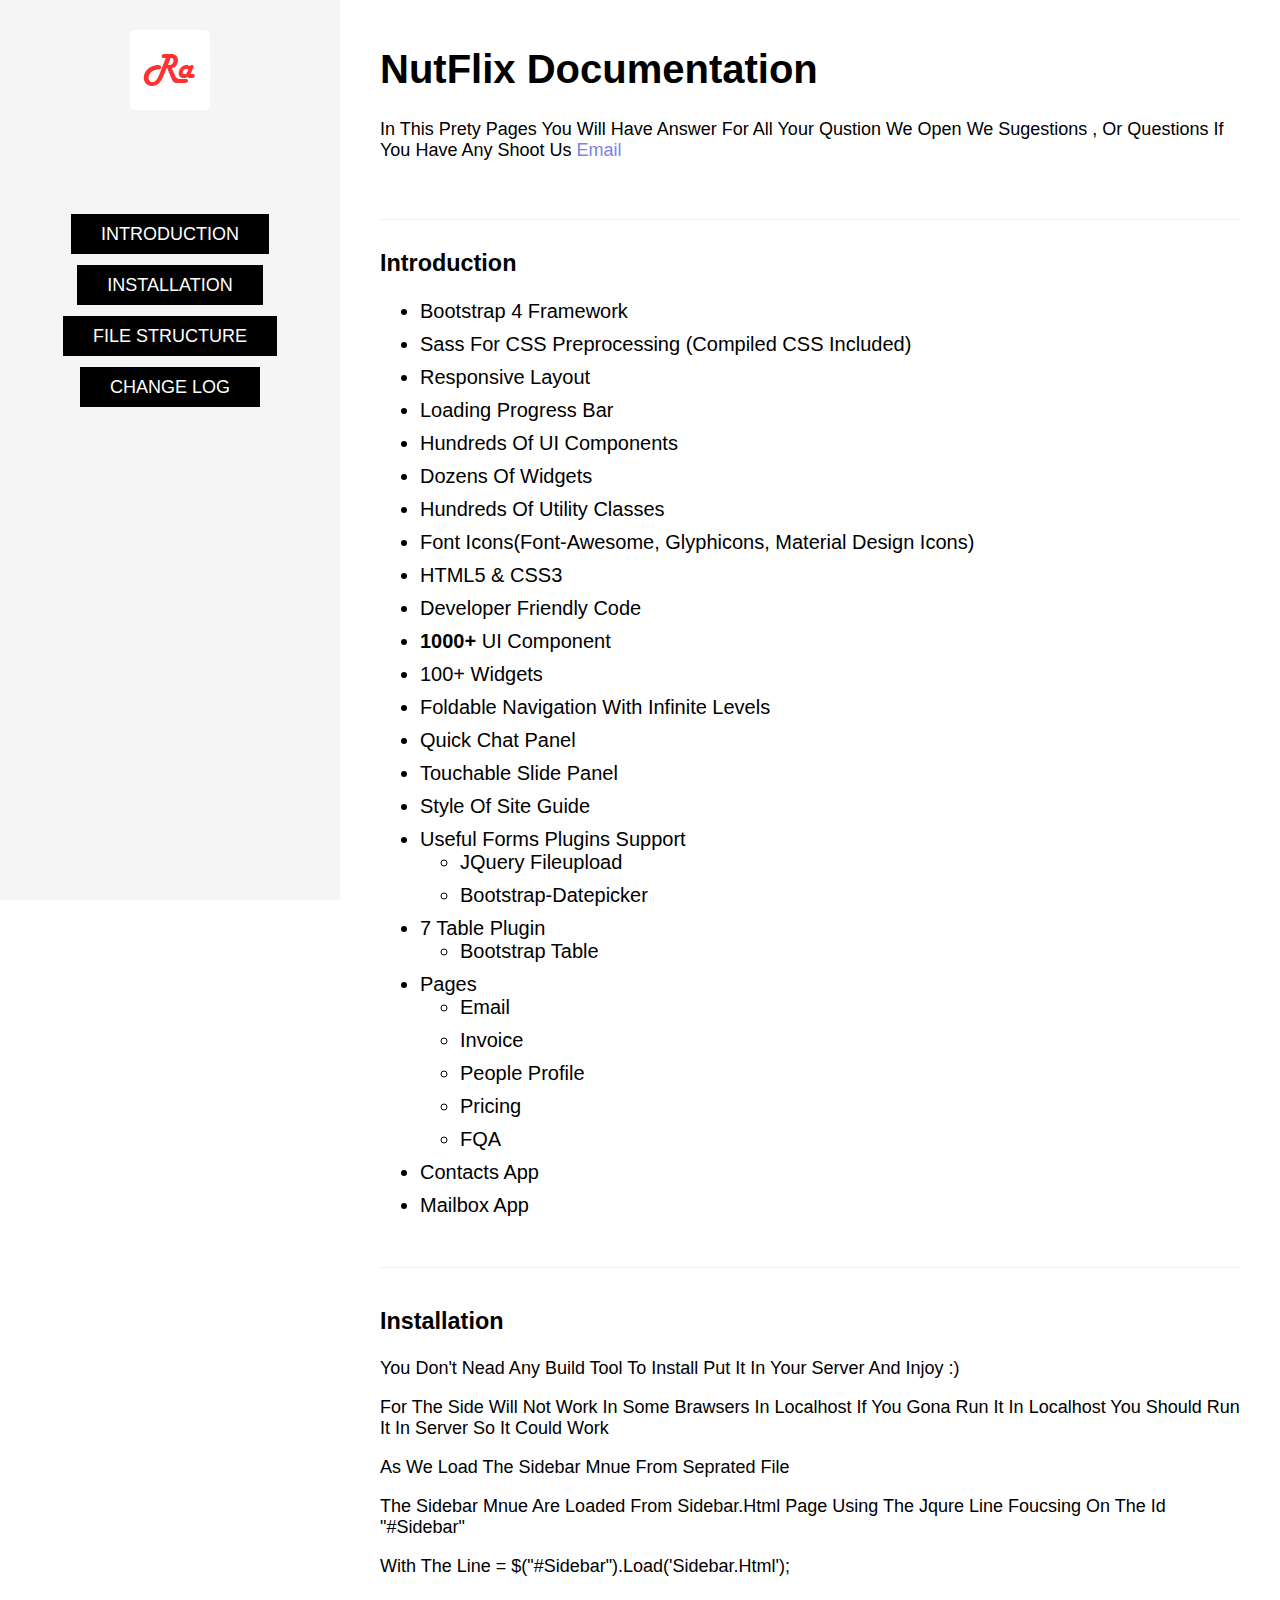
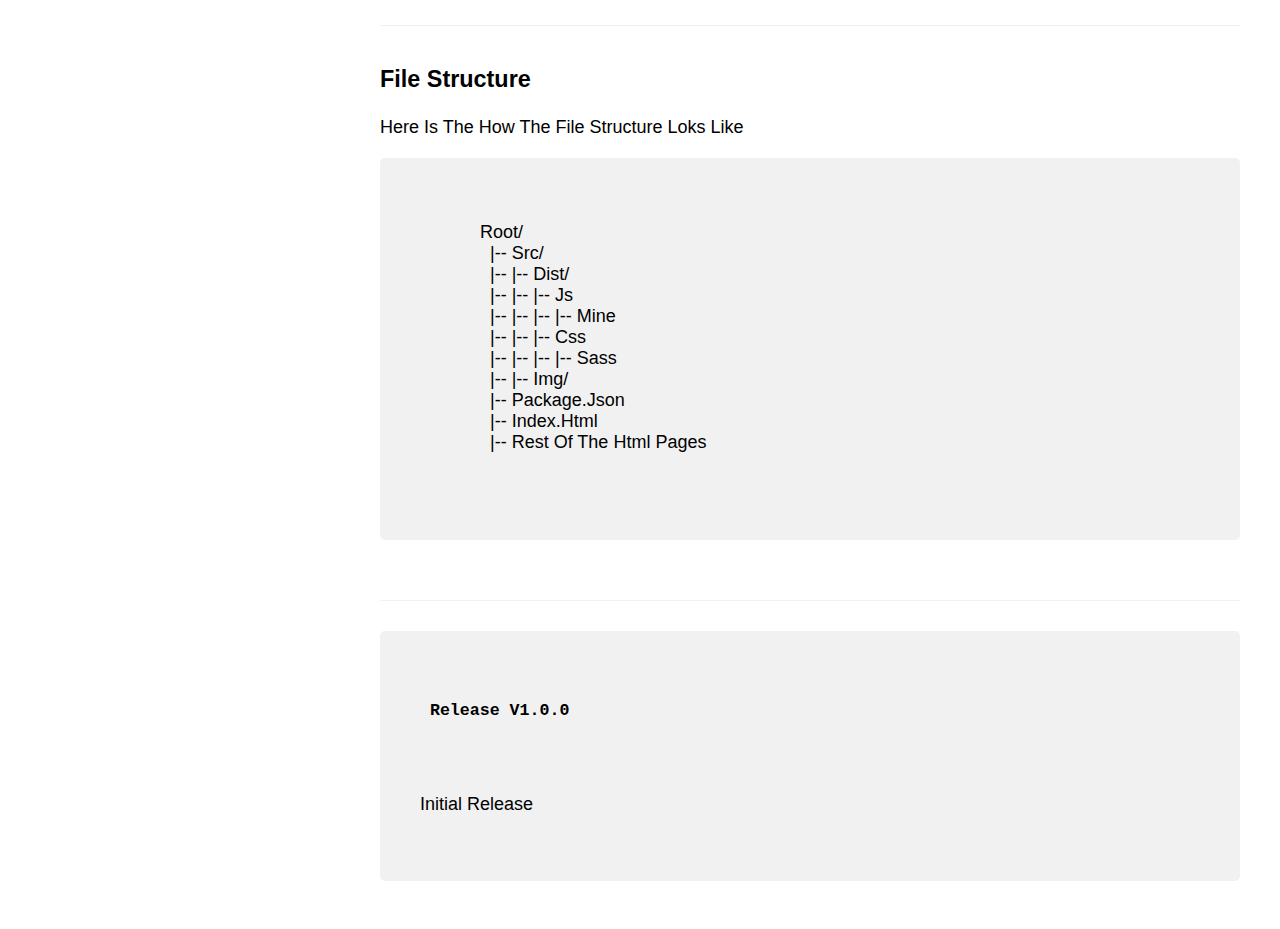
<file: NutflixAdmin/documentation/index.html>
<!DOCTYPE html>
<html lang="en">
<head>
  <meta charset="UTF-8">
  <meta name="viewport" content="width=device-width, initial-scale=1.0">
  <meta http-equiv="X-UA-Compatible" content="ie=edge">
  <link rel="icon" href="fav.png">
  <link rel="stylesheet" href="app.css">
  <title>NutFlix</title>
</head>
<body>

  <div id="wrapper">

    <div id="sidebar">
      <div class="logo">
        <a href="https://themeforest.net/user/ra-themes"><img src="envato.png"></a>
      </div>
      <ul>
        <li><a href="#intro">Introduction</a></li>
        <li><a href="#install">Installation</a></li>
        <li><a href="#file">File Structure</a></li>
        <li><a href="#log">Change Log</a></li>
      </ul>
    </div>

    <div id="content">
      <div class="head">
        <h1>NutFlix Documentation</h1>
        <p>
          in this prety pages you will have answer for all your qustion we open we sugestions , or questions if you have any
          shoot us <a href="https://themeforest.net/user/ra-themes">email</a>
        </p>
      </div>
      <div id="intro">
        <h3>Introduction</h3>
        <ul>
              <li>Bootstrap 4 Framework</li>
            	<li>Sass for CSS preprocessing (compiled CSS included)</li>
            	<li>Responsive layout</li>
            	<li>Loading progress bar</li>
            	<li>Hundreds of UI Components</li>
            	<li>Dozens of Widgets</li>
            	<li>Hundreds of Utility Classes</li>
            	<li>Font Icons(font-awesome, glyphicons, material design icons)</li>
            	<li>HTML5 & CSS3</li>
            	<li>Developer Friendly Code</li>
                <li>
            <strong>1000+</strong> UI Component</li>
            <li>100+ Widgets</li>
            <li>Foldable Navigation with Infinite Levels</li>
            <li>Quick Chat Panel</li>
            <li>Touchable Slide Panel</li>
            <li>Style of Site Guide</li>
            <li>Useful Forms Plugins Support
                <ul>
                    <li>jQuery Fileupload</li>
                    <li>bootstrap-datepicker</li>
                </ul>
            </li>
            
            <li>7 Table Plugin
                <ul>
                    <li>Bootstrap Table</li>
                </ul>
            </li>
            <li>Pages
                <ul>                    
                    <li>Email</li>                    
                    <li>Invoice</li>
                    <li>People Profile</li>
                    <li>Pricing</li>
                    <li>FQA</li>
                </ul>
            </li>
            <li>Contacts App</li>
            <li>Mailbox App</li>
        </ul>
      </div>
      <div id="install">
        <h3>Installation</h3>
        <p>you don't nead any build tool to install put it in your server and injoy :)</p>
        <p>for the side will not work in some brawsers in localhost if you gona run it in localhost you should run it in server so it could work</p>
        <p>as we load the sidebar mnue from seprated file </p>
        <p>the sidebar mnue are loaded from sidebar.html page using the jqure line foucsing on the id "#sidebar"</p>
        <p>with the line = $("#sidebar").load('sidebar.html');</p>
      </div>
      <div id="file">
        <h3>File Structure</h3>
        <p>here is the how the file structure loks like </p>
        <pre>
          <p>
            root/
              |-- src/
              |-- |-- dist/
              |-- |-- |-- js
              |-- |-- |-- |-- mine
              |-- |-- |-- css
              |-- |-- |-- |-- sass
              |-- |-- img/
              |-- package.json
              |-- index.html
              |-- rest of the html pages
          </p>
        </pre>
      </div>
      <div id="log">
        <pre>
          <h5> Release v1.0.0</h5>
          <p>initial release</p>
        </pre>
      </div>

    </div>
  </div>

</body>
</html>
</file>
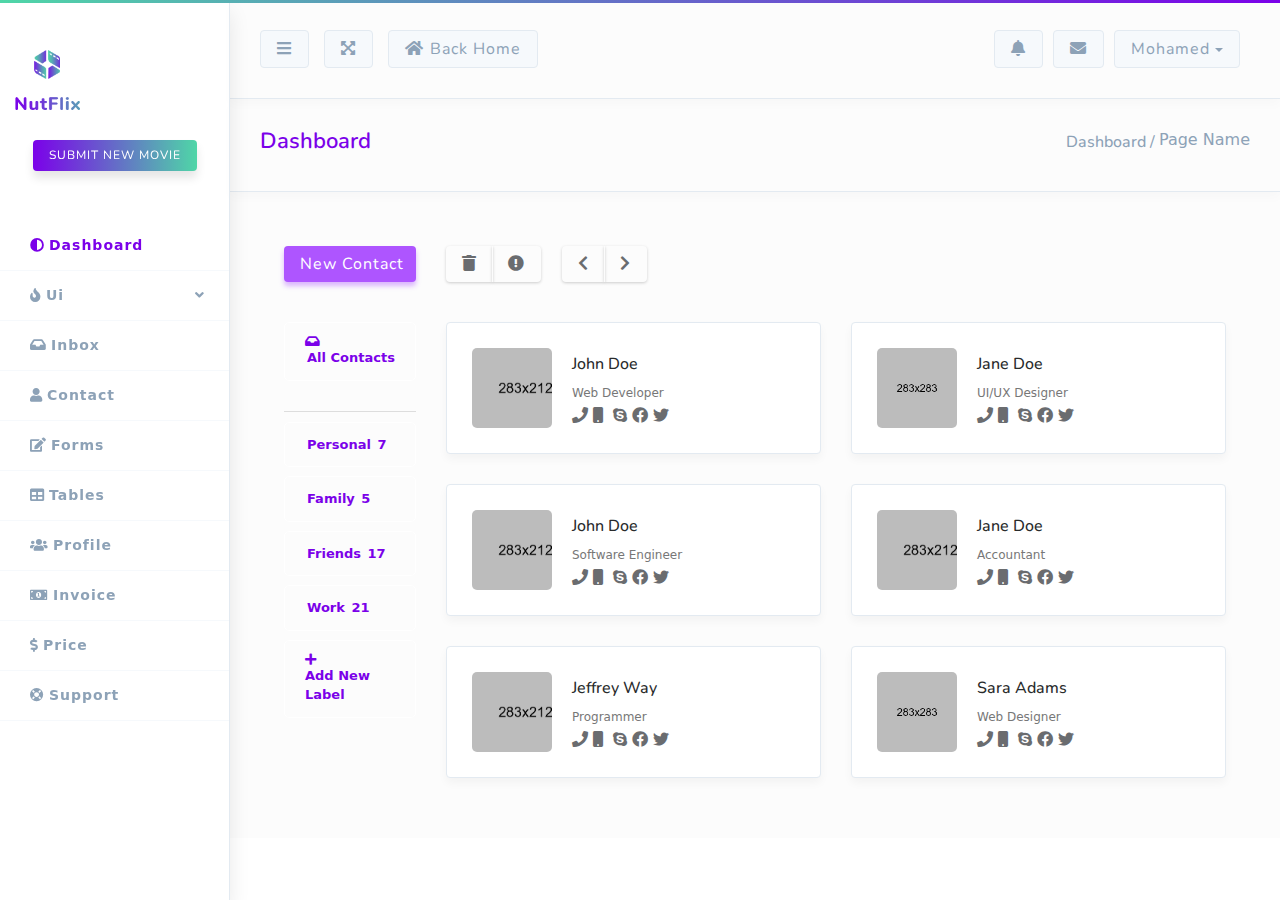
<file: NutflixAdmin/contacts.html>
<!DOCTYPE html>
<html lang="en">
<head>
  <meta charset="UTF-8">
  <meta name="viewport" content="width=device-width, initial-scale=1.0">
  <meta http-equiv="X-UA-Compatible" content="ie=edge">
  <!-- start linking  -->
  <link href="https://fonts.googleapis.com/css?family=Nunito:300,400,600,700,800,900" rel="stylesheet">
  <link href="https://use.fontawesome.com/releases/v5.0.4/css/all.css" rel="stylesheet">
  <link rel="stylesheet" href="css/bootstrap.min.css">
  <link rel="stylesheet" href="css/app.css">
  <!-- icon -->
  <link rel="icon" href="img/log.png">
  <!-- end linking -->
  <title>NutFlix - admin</title>
</head>
<body>
<!-- start admin -->
<section id="admin">
  <!-- start sidebar -->
  <div class="sidebar">
    <!-- start with head -->
    <div class="head">
      <div class="logo">
        <img src="img/logo-admin.png" alt="">
      </div>
      <a href="#" class="btn btn-danger">SUBMIT new MOVIE</a>
    </div>
    <!-- end with head -->
    <!-- start the list -->
    <div id="list">
      <ul class="nav flex-column">
        <li class="nav-item"><a href="index.html" class="nav-link active" ><i class="fa fa-adjust"></i>Dashboard</a></li>
        <!-- end user interface submenu -->
        <!-- start with charts -->
        <li class="nav-item"><a href="#menu3" class="nav-link collapsed" data-toggle="collapse"><i class="fa fa-fire"></i>ui<span class="sub-ico"><i class="fa fa-angle-down"></i></span></a></li>
        <!-- start charts submenue -->
        <li class="sub collapse" id="menu3">
            <a href="ui-alerts.html" class="nav-link" data-parent="#menu3">alerts</a>
            <a href="ui-btns.html" class="nav-link" data-parent="#menu3">buttons</a>
            <a href="ui-cards.html" class="nav-link" data-parent="#menu3">cards</a>
            <a href="ui-list.html" class="nav-link" data-parent="#menu3">list</a>
            <a href="ui-progress-bars.html" class="nav-link" data-parent="#menu3">progress</a>
        </li>
        <!-- end charts submenue -->
        <!-- end with charts -->
        <li class="nav-item"><a href="inbox.html" class="nav-link"><i class="fa fa-inbox"></i>inbox</a></li>
        <li class="nav-item"><a href="contacts.html" class="nav-link"><i class="fa fa-user"></i>contact</a></li>
        <li class="nav-item"><a href="forms.html" class="nav-link"><i class="fa fa-edit"></i>forms</a></li>
        <li class="nav-item"><a href="tabels.html" class="nav-link"><i class="fa fa-table"></i>tables</a></li>
        <li class="nav-item"><a href="profile.html" class="nav-link"><i class="fa fa-users"></i>profile</a></li>
        <li class="nav-item"><a href="invoice.html" class="nav-link"><i class="fa fa-money-bill-alt"></i>invoice</a></li>
        <li class="nav-item"><a href="price.html" class="nav-link"><i class="fa fa-dollar-sign"></i>price</a></li>
        <li class="nav-item"><a href="support.html" class="nav-link"><i class="fa fa-life-ring"></i>support</a></li>
      </ul>
    </div>
    <!-- end the list -->
  </div>
  <!-- end sidebar -->
  <!-- start content -->
  <div class="content">
    <!-- start content head -->
    <div class="head">
      <!-- head top -->
      <div class="top">
        <div class="left">
          <button id="on" class="btn btn-info"><i class="fa fa-bars"></i></button>
          <button id="off" class="btn btn-info hide"><i class="fa fa-align-left"></i></button>
          <button class="btn btn-info hidden-xs-down"><i class="fa fa-expand-arrows-alt"></i></button>
          <button class="btn btn-info hidden-xs-down"><i class="fa fa-home"></i>Back Home</button>
        </div>
        <div class="right">
          <button class="btn btn-info hidden-xs-down"><i class="fa fa-bell"></i></button>
          <button class="btn btn-info hidden-xs-down"><i class="fa fa-envelope"></i></button>
          <div class="dropdown">
            <button class="btn btn-info dropdown-toggle" id="userDropdown" data-toggle="dropdown" aria-haspopup="true" aria-expanded="false">mohamed</button>
            <div class="dropdown-menu" aria-labelledby="userDropdown">
             <a class="dropdown-item" href="#">profile</a>
             <a class="dropdown-item" href="#">sitting</a>
             <a class="dropdown-item" href="#">log out</a>
           </div>
          </div>
        </div>
      </div>
      <!-- end head top -->
      <!-- start head bottom -->
      <div class="bottom">
        <div class="left">
          <h1>dashboard</h1>
        </div>
        <div class="right">
          <h1>dashboard /</h1>
          <a href="#">page name</a>
        </div>
      </div>
      <!-- end head bottom -->
    </div>
    <!-- end content head -->
    <!-- start with the real content -->
    <div id="real">
      <!-- start content here -->
      <div class="wrap">
      	<section class="app-content" id="contact">
      		<div class="row">
      			<div class="col-md-2">
      				<div class="app-action-panel" id="contacts-action-panel">
      					<div class="action-panel-toggle" data-toggle="class" data-target="#contacts-action-panel" data-class="open">
      						<i class="fa fa-chevron-right"></i>
      						<i class="fa fa-chevron-left"></i>
      					</div><!-- .action-panel-toggle -->
      					<div class="m-b-lg">
      						<a href="#" data-toggle="modal" data-target="#contactModal" class="btn btn-primary btn-block">New Contact</a>
      					</div>
      					<!-- contact category list -->
      					<div id="categories-list" class="app-actions-list scrollable-container">
      						<div class="list-group">
      							<a href="#" class="list-group-item">
      								<i class="fa fa-inbox text-color m-r-xs"></i>
      								<span>All Contacts</span>
      							</a>
      						</div><!-- .list-group -->

      						<hr class="m-0 m-b-md" style="border-color: #ddd;">

      						<div class="list-group">
      							<a href="#" class="list-group-item">
      								<div class="item-data">
      									<span class="label-text">Personal</span>
      									<span class="pull-right hide-on-hover">7</span>
      								</div>
      								<div class="item-actions">
      									<i class="item-action fa fa-edit" data-toggle="modal" data-target="#categoryModal"></i>
      									<i class="item-action fa fa-trash" data-toggle="modal" data-target="#deleteItemModal"></i>
      								</div>
      							</a><!-- .list-group-item -->
      							<a href="#" class="list-group-item">
      								<div class="item-data">
      									<span class="label-text">Family</span>
      									<span class="pull-right hide-on-hover">5</span>
      								</div>
      								<div class="item-actions">
      									<i class="item-action fa fa-edit" data-toggle="modal" data-target="#categoryModal"></i>
      									<i class="item-action fa fa-trash" data-toggle="modal" data-target="#deleteItemModal"></i>
      								</div>
      							</a><!-- .list-group-item -->
      							<a href="#" class="list-group-item">
      								<div class="item-data">
      									<span class="label-text">Friends</span>
      									<span class="pull-right hide-on-hover">17</span>
      								</div>
      								<div class="item-actions">
      									<i class="item-action fa fa-edit" data-toggle="modal" data-target="#categoryModal"></i>
      									<i class="item-action fa fa-trash" data-toggle="modal" data-target="#deleteItemModal"></i>
      								</div>
      							</a><!-- .list-group-item -->
      							<a href="#" class="list-group-item">
      								<div class="item-data">
      									<span class="label-text">Work</span>
      									<span class="pull-right hide-on-hover">21</span>
      								</div>
      								<div class="item-actions">
      									<i class="item-action fa fa-edit" data-toggle="modal" data-target="#categoryModal"></i>
      									<i class="item-action fa fa-trash" data-toggle="modal" data-target="#deleteItemModal"></i>
      								</div>
      							</a><!-- .list-group-item -->
      							<a href="#" class="list-group-item text-color" data-toggle="modal" data-target="#categoryModal"><i class="fa fa-plus m-r-sm"></i> Add New Label</a>
      						</div>
      					</div><!-- #categories-list -->
      					<div class="m-h-md">
      					</div>
      				</div><!-- .app-action-panel -->
      			</div><!-- END column -->

      			<div class="col-md-10">
      				<div class="row">
      					<div class="col-md-12">
      						<div class="mail-toolbar m-b-lg">

      							<div class="btn-group" role="group">
      								<a href="#" class="btn btn-default"><i class="fa fa-trash"></i></a>
      								<a href="#" class="btn btn-default"><i class="fa fa-exclamation-circle"></i></a>
      							</div>

      							<div class="btn-group pull-right" role="group">
      								<a href="#" class="btn btn-default"><i class="fa fa-chevron-left"></i></a>
      								<a href="#" class="btn btn-default"><i class="fa fa-chevron-right"></i></a>
      							</div>
      						</div>
      					</div><!-- END column -->
      				</div><!-- .row -->

      				<div id="contacts-list" class="row">
      					<div class="col-sm-6">
      						<div class="card user-card contact-item p-md">
      							<div class="media">
      								<div class="media-left">
      									<div class="avatar avatar-xl avatar-circle">
      										<img src="img/101.jpg" alt="contact image">
      									</div>
      								</div>
      								<div class="media-body">
      									<h5 class="media-heading title-color">John Doe</h5>
      									<small class="media-meta">Web Developer</small>
      									<div class="contact-links m-t-sm">
      										<a href="javascript:void(0)" class="icon icon-circle icon-sm m-b-0" data-toggle="tooltip" title="Phone" data-placement="top"><i class="fa fa-phone"></i></a>
      										<a href="javascript:void(0)" class="icon icon-circle icon-sm m-b-0" data-toggle="tooltip" title="Mobile" data-placement="top"><i class="fa fa-mobile"></i></a>
      										<a href="mailto:example@rathemes.com" class="icon icon-circle icon-sm m-b-0" data-toggle="tooltip" title="example@rathemes.com" data-placement="top"><i class="fa fa-envelope-o"></i></a>
      										<a href="javascript:void(0)" class="icon icon-circle icon-sm m-b-0" data-toggle="tooltip" title="rathemes" data-placement="top"><i class="fab fa-skype"></i></a>
      										<a href="https://facebook.com/rathemes" class="icon icon-circle icon-sm m-b-0" data-toggle="tooltip" title="Facebook" data-placement="top"><i class="fab fa-facebook"></i></a>
      										<a href="https://twitter.com/rathemes" class="icon icon-circle icon-sm m-b-0" data-toggle="tooltip" title="Twitter" data-placement="top"><i class="fab fa-twitter"></i></a>
      									</div>
      								</div>
      							</div>
      							<div class="contact-item-actions">
      								<a href="javascript:void(0)" class="btn btn-success" data-toggle="modal" data-target="#contactModal"><i class="fa fa-edit"></i></a>
      								<a href="javascript:void(0)" class="btn btn-danger" data-toggle="modal" data-target="#deleteItemModal"><i class="fa fa-trash"></i></a>
      							</div><!-- .contact-item-actions -->
      						</div><!-- card user-card -->
      					</div><!-- END column -->

      					<div class="col-sm-6">
      						<div class="card user-card contact-item p-md">
      							<div class="media">
      								<div class="media-left">
      									<div class="avatar avatar-xl avatar-circle">
      										<img src="img/212.jpg" alt="contact image">
      									</div>
      								</div>
      								<div class="media-body">
      									<h5 class="media-heading title-color">Jane Doe</h5>
      									<small class="media-meta">UI/UX Designer</small>
      									<div class="contact-links m-t-sm">
      										<a href="javascript:void(0)" class="icon icon-circle icon-sm m-b-0" data-toggle="tooltip" title="Phone" data-placement="top"><i class="fa fa-phone"></i></a>
      										<a href="javascript:void(0)" class="icon icon-circle icon-sm m-b-0" data-toggle="tooltip" title="Mobile" data-placement="top"><i class="fa fa-mobile"></i></a>
      										<a href="mailto:example@rathemes.com" class="icon icon-circle icon-sm m-b-0" data-toggle="tooltip" title="example@rathemes.com" data-placement="top"><i class="fa fa-envelope-o"></i></a>
      										<a href="javascript:void(0)" class="icon icon-circle icon-sm m-b-0" data-toggle="tooltip" title="rathemes" data-placement="top"><i class="fab fa-skype"></i></a>
      										<a href="https://facebook.com/rathemes" class="icon icon-circle icon-sm m-b-0" data-toggle="tooltip" title="Facebook" data-placement="top"><i class="fab fa-facebook"></i></a>
      										<a href="https://twitter.com/rathemes" class="icon icon-circle icon-sm m-b-0" data-toggle="tooltip" title="Twitter" data-placement="top"><i class="fab fa-twitter"></i></a>
      									</div>
      								</div>
      							</div>
      							<div class="contact-item-actions">
      								<a href="javascript:void(0)" class="btn btn-success" data-toggle="modal" data-target="#contactModal"><i class="fa fa-edit"></i></a>
      								<a href="javascript:void(0)" class="btn btn-danger" data-toggle="modal" data-target="#deleteItemModal"><i class="fa fa-trash"></i></a>
      							</div><!-- .contact-item-actions -->
      						</div><!-- card user-card -->
      					</div><!-- END column -->

      					<div class="col-sm-6">
      						<div class="card user-card contact-item p-md">
      							<div class="media">
      								<div class="media-left">
      									<div class="avatar avatar-xl avatar-circle">
      										<img src="img/103.jpg" alt="contact image">
      									</div>
      								</div>
      								<div class="media-body">
      									<h5 class="media-heading title-color">John Doe</h5>
      									<small class="media-meta">Software Engineer</small>
      									<div class="contact-links m-t-sm">
      										<a href="javascript:void(0)" class="icon icon-circle icon-sm m-b-0" data-toggle="tooltip" title="Phone" data-placement="top"><i class="fa fa-phone"></i></a>
      										<a href="javascript:void(0)" class="icon icon-circle icon-sm m-b-0" data-toggle="tooltip" title="Mobile" data-placement="top"><i class="fa fa-mobile"></i></a>
      										<a href="mailto:example@rathemes.com" class="icon icon-circle icon-sm m-b-0" data-toggle="tooltip" title="example@rathemes.com" data-placement="top"><i class="fa fa-envelope-o"></i></a>
      										<a href="javascript:void(0)" class="icon icon-circle icon-sm m-b-0" data-toggle="tooltip" title="rathemes" data-placement="top"><i class="fab fa-skype"></i></a>
      										<a href="https://facebook.com/rathemes" class="icon icon-circle icon-sm m-b-0" data-toggle="tooltip" title="Facebook" data-placement="top"><i class="fab fa-facebook"></i></a>
      										<a href="https://twitter.com/rathemes" class="icon icon-circle icon-sm m-b-0" data-toggle="tooltip" title="Twitter" data-placement="top"><i class="fab fa-twitter"></i></a>
      									</div>
      								</div>
      							</div>
      							<div class="contact-item-actions">
      								<a href="javascript:void(0)" class="btn btn-success" data-toggle="modal" data-target="#contactModal"><i class="fa fa-edit"></i></a>
      								<a href="javascript:void(0)" class="btn btn-danger" data-toggle="modal" data-target="#deleteItemModal"><i class="fa fa-trash"></i></a>
      							</div><!-- .contact-item-actions -->
      						</div><!-- card user-card -->
      					</div><!-- END column -->

      					<div class="col-sm-6">
      						<div class="card user-card contact-item p-md">
      							<div class="media">
      								<div class="media-left">
      									<div class="avatar avatar-xl avatar-circle">
      										<img src="img/104.jpg" alt="contact image">
      									</div>
      								</div>
      								<div class="media-body">
      									<h5 class="media-heading title-color">Jane Doe</h5>
      									<small class="media-meta">Accountant</small>
      									<div class="contact-links m-t-sm">
      										<a href="javascript:void(0)" class="icon icon-circle icon-sm m-b-0" data-toggle="tooltip" title="Phone" data-placement="top"><i class="fa fa-phone"></i></a>
      										<a href="javascript:void(0)" class="icon icon-circle icon-sm m-b-0" data-toggle="tooltip" title="Mobile" data-placement="top"><i class="fa fa-mobile"></i></a>
      										<a href="mailto:example@rathemes.com" class="icon icon-circle icon-sm m-b-0" data-toggle="tooltip" title="example@rathemes.com" data-placement="top"><i class="fa fa-envelope-o"></i></a>
      										<a href="javascript:void(0)" class="icon icon-circle icon-sm m-b-0" data-toggle="tooltip" title="rathemes" data-placement="top"><i class="fab fa-skype"></i></a>
      										<a href="https://facebook.com/rathemes" class="icon icon-circle icon-sm m-b-0" data-toggle="tooltip" title="Facebook" data-placement="top"><i class="fab fa-facebook"></i></a>
      										<a href="https://twitter.com/rathemes" class="icon icon-circle icon-sm m-b-0" data-toggle="tooltip" title="Twitter" data-placement="top"><i class="fab fa-twitter"></i></a>
      									</div>
      								</div>
      							</div>
      							<div class="contact-item-actions">
      								<a href="javascript:void(0)" class="btn btn-success" data-toggle="modal" data-target="#contactModal"><i class="fa fa-edit"></i></a>
      								<a href="javascript:void(0)" class="btn btn-danger" data-toggle="modal" data-target="#deleteItemModal"><i class="fa fa-trash"></i></a>
      							</div><!-- .contact-item-actions -->
      						</div><!-- card user-card -->
      					</div><!-- END column -->

      					<div class="col-sm-6">
      						<div class="card user-card contact-item p-md">
      							<div class="media">
      								<div class="media-left">
      									<div class="avatar avatar-xl avatar-circle">
      										<img src="img/105.jpg" alt="contact image">
      									</div>
      								</div>
      								<div class="media-body">
      									<h5 class="media-heading title-color">Jeffrey Way</h5>
      									<small class="media-meta">Programmer</small>
      									<div class="contact-links m-t-sm">
      										<a href="javascript:void(0)" class="icon icon-circle icon-sm m-b-0" data-toggle="tooltip" title="Phone" data-placement="top"><i class="fa fa-phone"></i></a>
      										<a href="javascript:void(0)" class="icon icon-circle icon-sm m-b-0" data-toggle="tooltip" title="Mobile" data-placement="top"><i class="fa fa-mobile"></i></a>
      										<a href="mailto:example@rathemes.com" class="icon icon-circle icon-sm m-b-0" data-toggle="tooltip" title="example@rathemes.com" data-placement="top"><i class="fa fa-envelope-o"></i></a>
      										<a href="javascript:void(0)" class="icon icon-circle icon-sm m-b-0" data-toggle="tooltip" title="rathemes" data-placement="top"><i class="fab fa-skype"></i></a>
      										<a href="https://facebook.com/rathemes" class="icon icon-circle icon-sm m-b-0" data-toggle="tooltip" title="Facebook" data-placement="top"><i class="fab fa-facebook"></i></a>
      										<a href="https://twitter.com/rathemes" class="icon icon-circle icon-sm m-b-0" data-toggle="tooltip" title="Twitter" data-placement="top"><i class="fab fa-twitter"></i></a>
      									</div>
      								</div>
      							</div>
      							<div class="contact-item-actions">
      								<a href="javascript:void(0)" class="btn btn-success" data-toggle="modal" data-target="#contactModal"><i class="fa fa-edit"></i></a>
      								<a href="javascript:void(0)" class="btn btn-danger" data-toggle="modal" data-target="#deleteItemModal"><i class="fa fa-trash"></i></a>
      							</div><!-- .contact-item-actions -->
      						</div><!-- card user-card -->
      					</div><!-- END column -->

      					<div class="col-sm-6">
      						<div class="card user-card contact-item p-md">
      							<div class="media">
      								<div class="media-left">
      									<div class="avatar avatar-xl avatar-circle">
      										<img src="img/201.jpg" alt="contact image">
      									</div>
      								</div>
      								<div class="media-body">
      									<h5 class="media-heading title-color">Sara Adams</h5>
      									<small class="media-meta">Web Designer</small>
      									<div class="contact-links m-t-sm">
      										<a href="javascript:void(0)" class="icon icon-circle icon-sm m-b-0" data-toggle="tooltip" title="Phone" data-placement="top"><i class="fa fa-phone"></i></a>
      										<a href="javascript:void(0)" class="icon icon-circle icon-sm m-b-0" data-toggle="tooltip" title="Mobile" data-placement="top"><i class="fa fa-mobile"></i></a>
      										<a href="mailto:example@rathemes.com" class="icon icon-circle icon-sm m-b-0" data-toggle="tooltip" title="example@rathemes.com" data-placement="top"><i class="fa fa-envelope-o"></i></a>
      										<a href="javascript:void(0)" class="icon icon-circle icon-sm m-b-0" data-toggle="tooltip" title="rathemes" data-placement="top"><i class="fab fa-skype"></i></a>
      										<a href="https://facebook.com/rathemes" class="icon icon-circle icon-sm m-b-0" data-toggle="tooltip" title="Facebook" data-placement="top"><i class="fab fa-facebook"></i></a>
      										<a href="https://twitter.com/rathemes" class="icon icon-circle icon-sm m-b-0" data-toggle="tooltip" title="Twitter" data-placement="top"><i class="fab fa-twitter"></i></a>
      									</div>
      								</div>
      							</div>
      							<div class="contact-item-actions">
      								<a href="javascript:void(0)" class="btn btn-success" data-toggle="modal" data-target="#contactModal"><i class="fa fa-edit"></i></a>
      								<a href="javascript:void(0)" class="btn btn-danger" data-toggle="modal" data-target="#deleteItemModal"><i class="fa fa-trash"></i></a>
      							</div><!-- .contact-item-actions -->
      						</div><!-- card user-card -->
      					</div><!-- END column -->
      				</div><!-- #contacts-list -->
      			</div><!-- END column -->
      		</div><!-- .row -->
      	</section><!-- .app-content -->
      </div><!-- .wrap -->

      <!-- new contact Modal -->
      <div id="contactModal" class="modal fade" tabindex="-1" role="dialog">
      	<div class="modal-dialog">
      		<div class="modal-content">
      			<div class="modal-header">
      				<button type="button" class="close" data-dismiss="modal" aria-label="Close"><span aria-hidden="true">&times;</span></button>
      				<h4 class="modal-title">Create / update contact</h4>
      			</div>
      			<form action="#" id="newContactForm">
      				<div class="modal-body">
      					<div class="form-group">
      						<input type="text" id="contactName" class="form-control" placeholder="Name">
      					</div>
      					<div class="form-group">
      						<input type="text" id="contactImgUrl" class="form-control" placeholder="Image URL">
      					</div>
      					<div class="form-group">
      						<input type="text" id="contactOccupation" class="form-control" placeholder="Occupation">
      					</div>
      					<div class="form-group">
      						<input type="email" id="contactEmail" class="form-control" placeholder="Email">
      					</div>
      				</div><!-- .modal-body -->
      				<div class="modal-footer">
      				<button type="button" class="btn btn-danger" data-dismiss="modal">Cancel</button>
      				<button type="button" class="btn btn-success" data-dismiss="modal">Save</button>
      				</div><!-- .modal-footer -->
      			</form>
      		</div><!-- /.modal-content -->
      	</div><!-- /.modal-dialog -->
      </div><!-- /.modal -->

      <!-- new category Modal -->
      <div id="categoryModal" class="modal fade" tabindex="-1" role="dialog">
      	<div class="modal-dialog">
      		<div class="modal-content">
      			<div class="modal-header">
      				<button type="button" class="close" data-dismiss="modal" aria-label="Close"><span aria-hidden="true">&times;</span></button>
      				<h4 class="modal-title">Create / update category</h4>
      			</div>
      			<form action="#" id="newCategoryForm">
      				<div class="modal-body">
      					<div class="form-group m-0">
      						<input type="text" id="catLabel" class="form-control" placeholder="Label">
      					</div>
      				</div><!-- .modal-body -->
      				<div class="modal-footer">
      					<button type="button" class="btn btn-danger" data-dismiss="modal">Cancel</button>
      					<button type="button" class="btn btn-success" data-dismiss="modal">Save</button>
      				</div><!-- .modal-footer -->
      			</form>
      		</div><!-- /.modal-content -->
      	</div><!-- /.modal-dialog -->
      </div><!-- /.modal -->

      <!-- delete item Modal -->
      <div id="deleteItemModal" class="modal fade" tabindex="-1" role="dialog">
      	<div class="modal-dialog">
      		<div class="modal-content">
      			<div class="modal-header">
      				<button type="button" class="close" data-dismiss="modal" aria-label="Close"><span aria-hidden="true">&times;</span></button>
      				<h4 class="modal-title">Delete item</h4>
      			</div>
      			<div class="modal-body">
      				<h5>Do you really want to delete this item ?</h5>
      			</div><!-- .modal-body -->
      			<div class="modal-footer">
      				<button type="button" class="btn btn-danger" data-dismiss="modal">Delete</button>
      			</div><!-- .modal-footer -->
      		</div><!-- /.modal-content -->
      	</div><!-- /.modal-dialog -->
      </div><!-- /.modal -->
      <!-- end content -->
    </div>
    <!-- end the real content -->
  </div>
  <!-- end content -->
</section>
<!-- end admin -->
<!-- start screpting -->
<script src="js/jquery.min.js"></script>
<script src="js/tether.min.js"></script>
<script src="js/bootstrap.min.js"></script>
<script src="js/app.js"></script>
<!-- end screpting -->
</body>
</html>
</file>
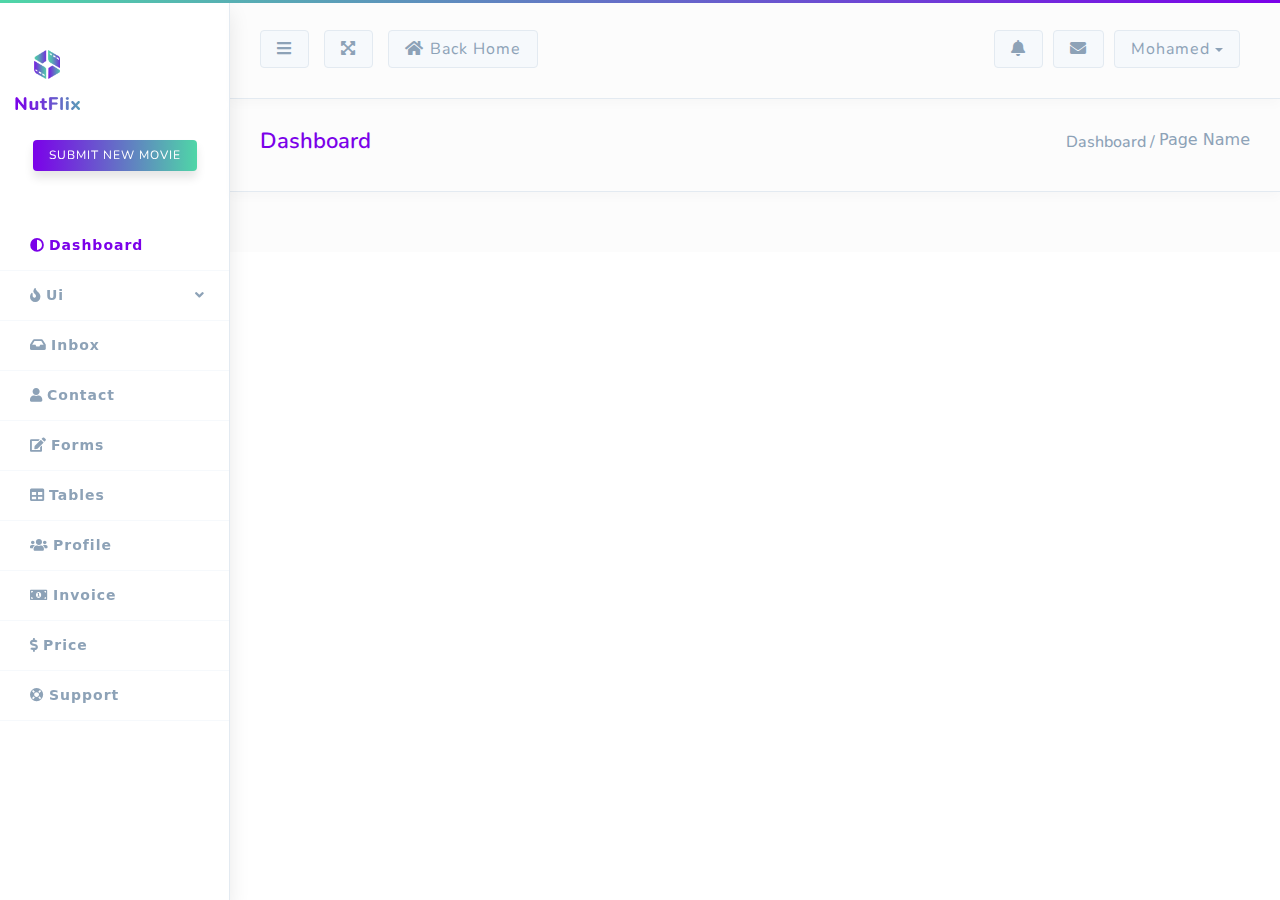
<file: NutflixAdmin/empty.html>
<!DOCTYPE html>
<html lang="en">
<head>
  <meta charset="UTF-8">
  <meta name="viewport" content="width=device-width, initial-scale=1.0">
  <meta http-equiv="X-UA-Compatible" content="ie=edge">
  <!-- start linking  -->
  <link href="https://fonts.googleapis.com/css?family=Nunito:300,400,600,700,800,900" rel="stylesheet">
  <link href="https://use.fontawesome.com/releases/v5.0.4/css/all.css" rel="stylesheet">
  <link rel="stylesheet" href="css/bootstrap.min.css">
  <link rel="stylesheet" href="css/app.css">
  <!-- icon -->
  <link rel="icon" href="img/log.png">
  <!-- end linking -->
  <title>NutFlix - admin</title>
</head>
<body>
<!-- start admin -->
<section id="admin">
  <!-- start sidebar -->
  <div class="sidebar">
    <!-- start with head -->
    <div class="head">
      <div class="logo">
        <img src="img/logo-admin.png" alt="">
      </div>
      <a href="#" class="btn btn-danger">SUBMIT new MOVIE</a>
    </div>
    <!-- end with head -->
    <!-- start the list -->
    <div id="list">
      <ul class="nav flex-column">
        <li class="nav-item"><a href="index.html" class="nav-link active" ><i class="fa fa-adjust"></i>Dashboard</a></li>
        <!-- end user interface submenu -->
        <!-- start with charts -->
        <li class="nav-item"><a href="#menu3" class="nav-link collapsed" data-toggle="collapse"><i class="fa fa-fire"></i>ui<span class="sub-ico"><i class="fa fa-angle-down"></i></span></a></li>
        <!-- start charts submenue -->
        <li class="sub collapse" id="menu3">
            <a href="ui-alerts.html" class="nav-link" data-parent="#menu3">alerts</a>
            <a href="ui-btns.html" class="nav-link" data-parent="#menu3">buttons</a>
            <a href="ui-cards.html" class="nav-link" data-parent="#menu3">cards</a>
            <a href="ui-list.html" class="nav-link" data-parent="#menu3">list</a>
            <a href="ui-progress-bars.html" class="nav-link" data-parent="#menu3">progress</a>
        </li>
        <!-- end charts submenue -->
        <!-- end with charts -->
        <li class="nav-item"><a href="inbox.html" class="nav-link"><i class="fa fa-inbox"></i>inbox</a></li>
        <li class="nav-item"><a href="contacts.html" class="nav-link"><i class="fa fa-user"></i>contact</a></li>
        <li class="nav-item"><a href="forms.html" class="nav-link"><i class="fa fa-edit"></i>forms</a></li>
        <li class="nav-item"><a href="tabels.html" class="nav-link"><i class="fa fa-table"></i>tables</a></li>
        <li class="nav-item"><a href="profile.html" class="nav-link"><i class="fa fa-users"></i>profile</a></li>
        <li class="nav-item"><a href="invoice.html" class="nav-link"><i class="fa fa-money-bill-alt"></i>invoice</a></li>
        <li class="nav-item"><a href="price.html" class="nav-link"><i class="fa fa-dollar-sign"></i>price</a></li>
        <li class="nav-item"><a href="support.html" class="nav-link"><i class="fa fa-life-ring"></i>support</a></li>
      </ul>
    </div>
    <!-- end the list -->
  </div>
  <!-- end sidebar -->
  <!-- start content -->
  <div class="content">
    <!-- start content head -->
    <div class="head">
      <!-- head top -->
      <div class="top">
        <div class="left">
          <button id="on" class="btn btn-info"><i class="fa fa-bars"></i></button>
          <button id="off" class="btn btn-info hide"><i class="fa fa-align-left"></i></button>
          <button class="btn btn-info hidden-xs-down"><i class="fa fa-expand-arrows-alt"></i></button>
          <button class="btn btn-info hidden-xs-down"><i class="fa fa-home"></i>Back Home</button>
        </div>
        <div class="right">
          <button class="btn btn-info hidden-xs-down"><i class="fa fa-bell"></i></button>
          <button class="btn btn-info hidden-xs-down"><i class="fa fa-envelope"></i></button>
          <div class="dropdown">
            <button class="btn btn-info dropdown-toggle" id="userDropdown" data-toggle="dropdown" aria-haspopup="true" aria-expanded="false">mohamed</button>
            <div class="dropdown-menu" aria-labelledby="userDropdown">
             <a class="dropdown-item" href="#">profile</a>
             <a class="dropdown-item" href="#">sitting</a>
             <a class="dropdown-item" href="#">log out</a>
           </div>
          </div>
        </div>
      </div>
      <!-- end head top -->
      <!-- start head bottom -->
      <div class="bottom">
        <div class="left">
          <h1>dashboard</h1>
        </div>
        <div class="right">
          <h1>dashboard /</h1>
          <a href="#">page name</a>
        </div>
      </div>
      <!-- end head bottom -->
    </div>
    <!-- end content head -->
    <!-- start with the real content -->
    <div id="real">
      <!-- start content here -->

      <!-- end content -->
    </div>
    <!-- end the real content -->
  </div>
  <!-- end content -->
</section>
<!-- end admin -->
<!-- start screpting -->
<script src="js/jquery.min.js"></script>
<script src="js/tether.min.js"></script>
<script src="js/bootstrap.min.js"></script>
<script src="js/highcharts.js"></script>
<script src="js/chart.js"></script>
<script src="js/app.js"></script>
<!-- end screpting -->
</body>
</html>
</file>
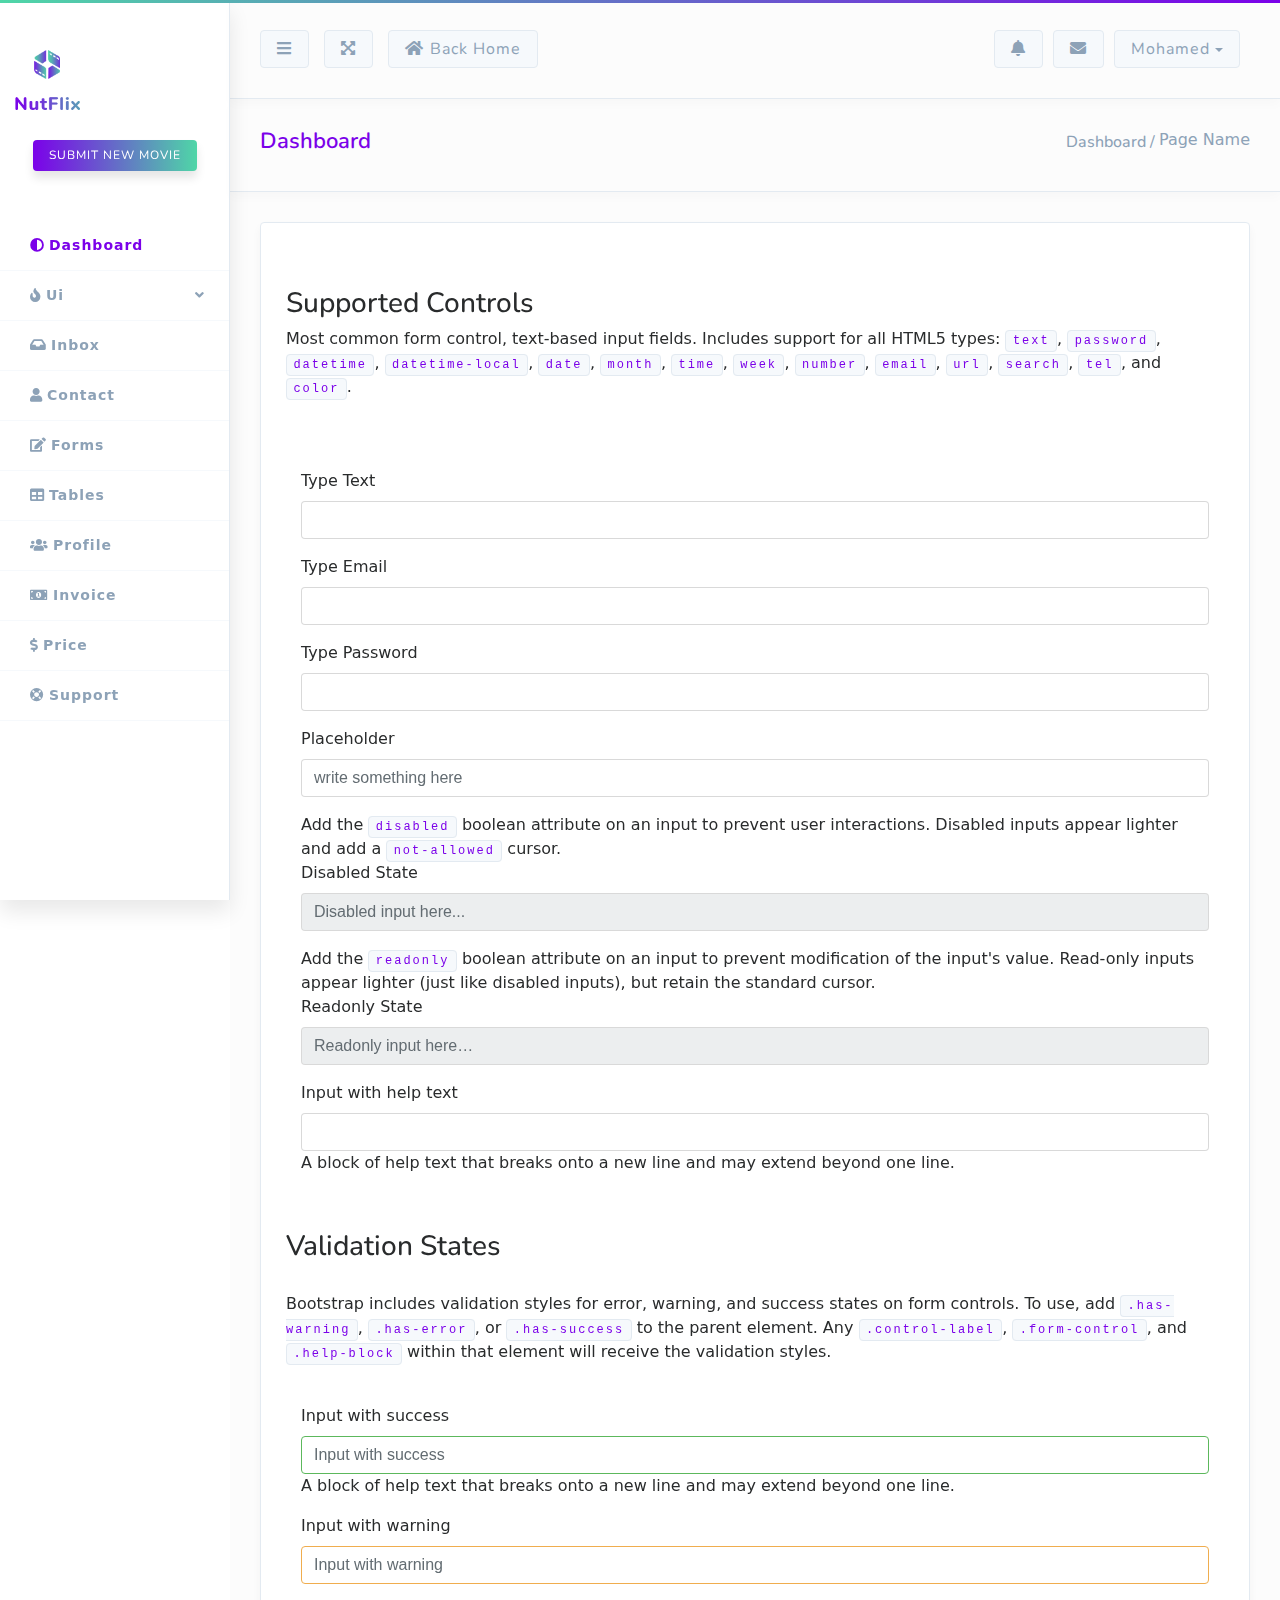
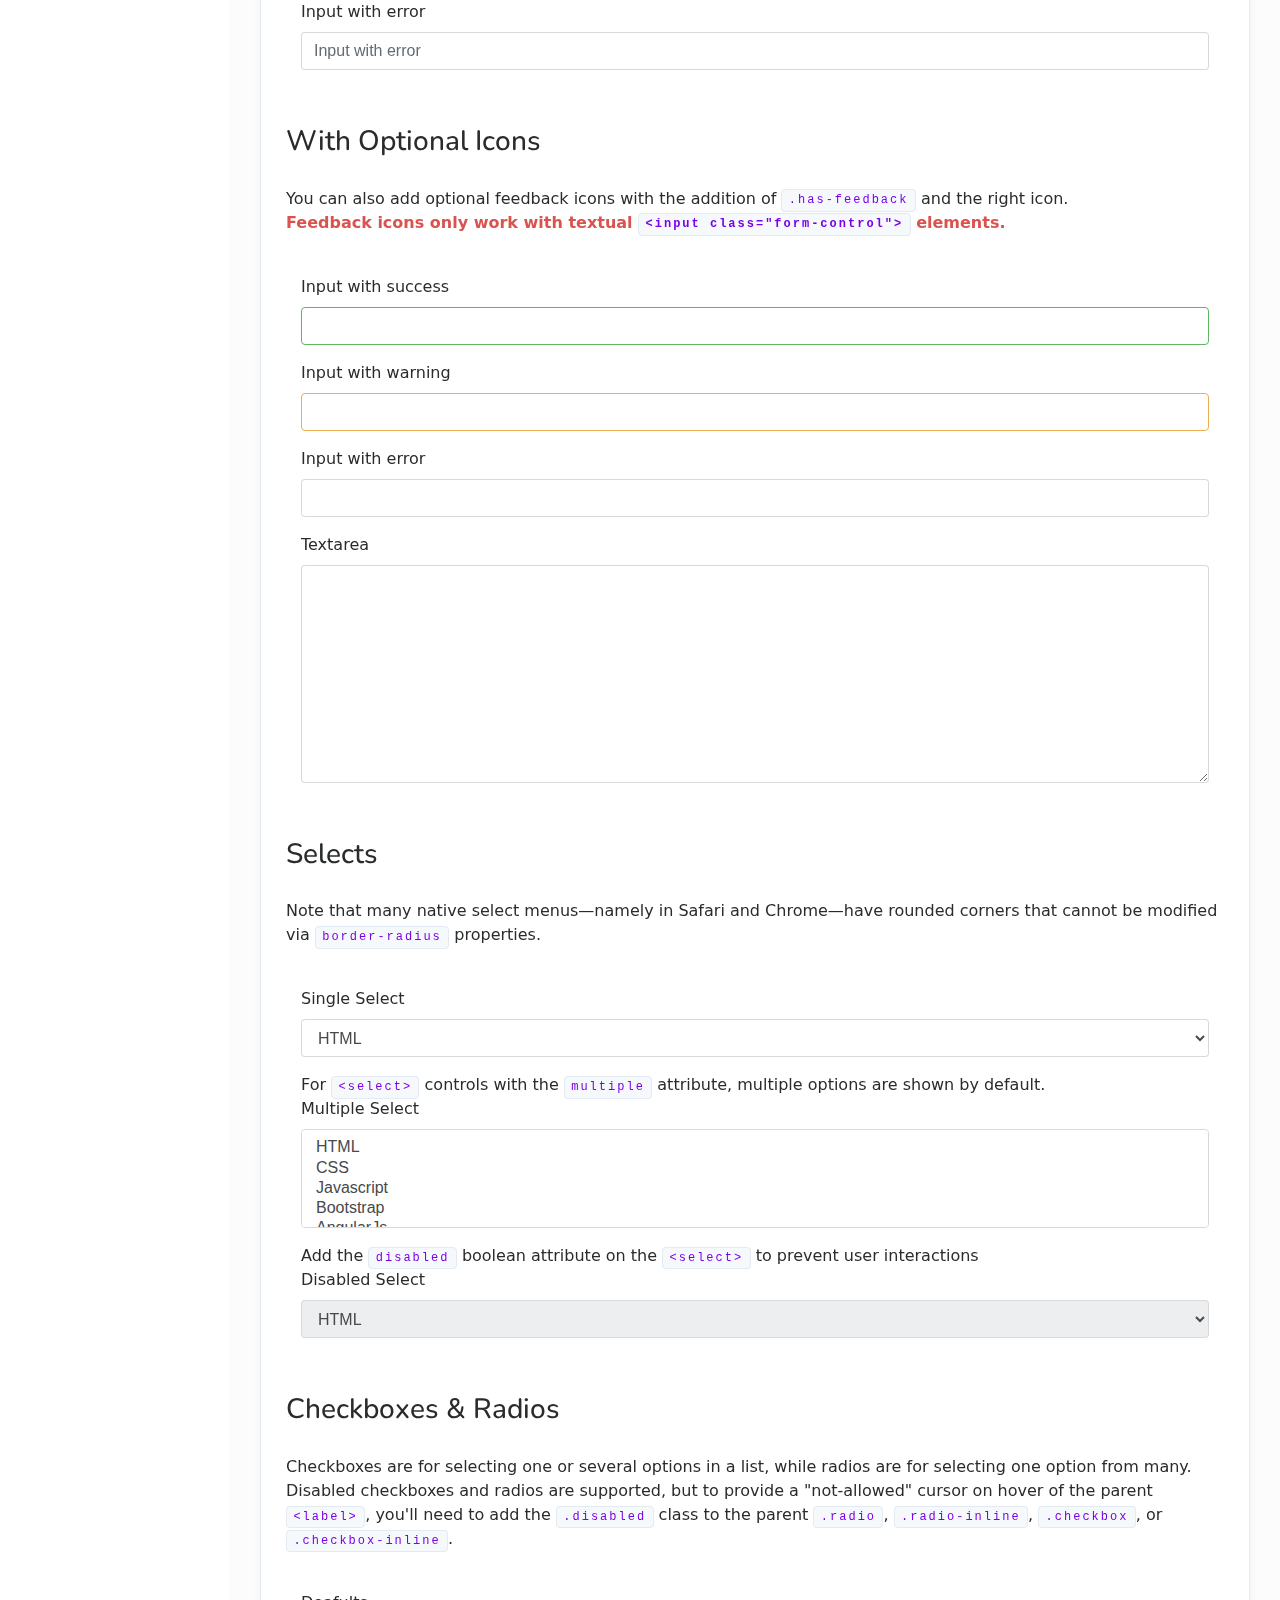
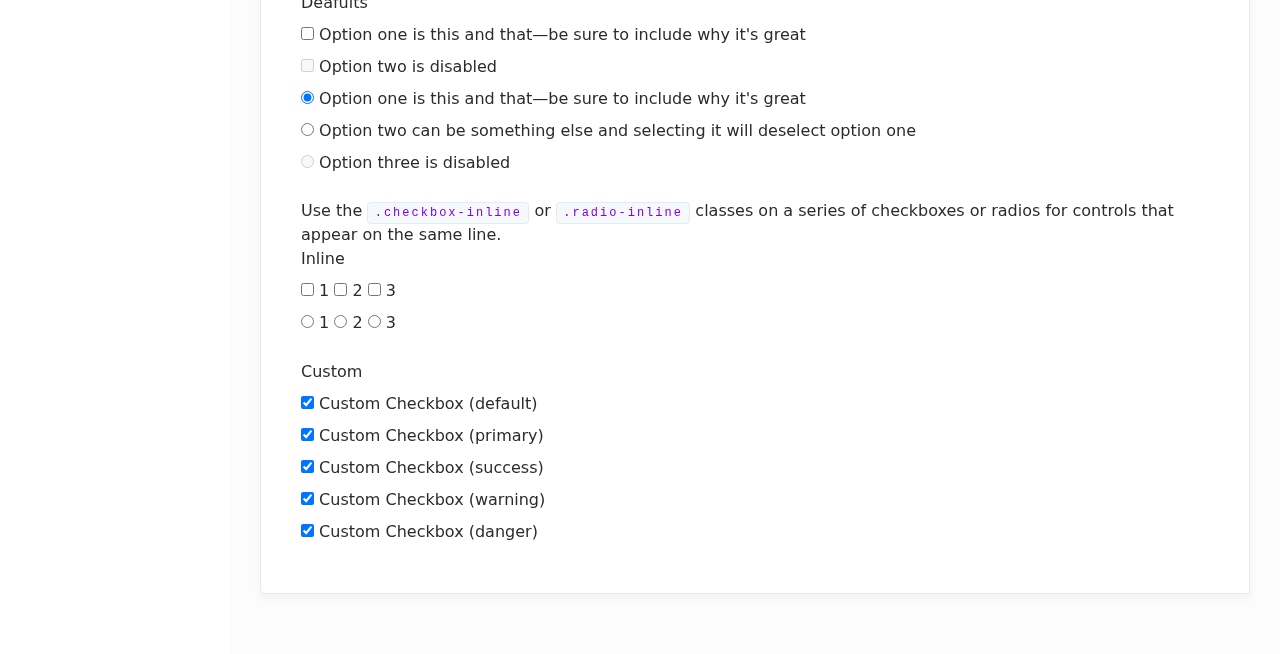
<file: NutflixAdmin/forms.html>
<!DOCTYPE html>
<html lang="en">
<head>
  <meta charset="UTF-8">
  <meta name="viewport" content="width=device-width, initial-scale=1.0">
  <meta http-equiv="X-UA-Compatible" content="ie=edge">
  <!-- start linking  -->
  <link href="https://fonts.googleapis.com/css?family=Nunito:300,400,600,700,800,900" rel="stylesheet">
  <link href="https://use.fontawesome.com/releases/v5.0.4/css/all.css" rel="stylesheet">
  <link rel="stylesheet" href="css/bootstrap.min.css">
  <link rel="stylesheet" href="css/app.css">
  <!-- icon -->
  <link rel="icon" href="img/log.png">
  <!-- end linking -->
  <title>NutFlix - admin</title>
</head>
<body>
<!-- start admin -->
<section id="admin">
  <!-- start sidebar -->
  <div class="sidebar">
    <!-- start with head -->
    <div class="head">
      <div class="logo">
        <img src="img/logo-admin.png" alt="">
      </div>
      <a href="#" class="btn btn-danger">SUBMIT new MOVIE</a>
    </div>
    <!-- end with head -->
    <!-- start the list -->
    <div id="list">
      <ul class="nav flex-column">
        <li class="nav-item"><a href="index.html" class="nav-link active" ><i class="fa fa-adjust"></i>Dashboard</a></li>
        <!-- end user interface submenu -->
        <!-- start with charts -->
        <li class="nav-item"><a href="#menu3" class="nav-link collapsed" data-toggle="collapse"><i class="fa fa-fire"></i>ui<span class="sub-ico"><i class="fa fa-angle-down"></i></span></a></li>
        <!-- start charts submenue -->
        <li class="sub collapse" id="menu3">
            <a href="ui-alerts.html" class="nav-link" data-parent="#menu3">alerts</a>
            <a href="ui-btns.html" class="nav-link" data-parent="#menu3">buttons</a>
            <a href="ui-cards.html" class="nav-link" data-parent="#menu3">cards</a>
            <a href="ui-list.html" class="nav-link" data-parent="#menu3">list</a>
            <a href="ui-progress-bars.html" class="nav-link" data-parent="#menu3">progress</a>
        </li>
        <!-- end charts submenue -->
        <!-- end with charts -->
        <li class="nav-item"><a href="inbox.html" class="nav-link"><i class="fa fa-inbox"></i>inbox</a></li>
        <li class="nav-item"><a href="contacts.html" class="nav-link"><i class="fa fa-user"></i>contact</a></li>
        <li class="nav-item"><a href="forms.html" class="nav-link"><i class="fa fa-edit"></i>forms</a></li>
        <li class="nav-item"><a href="tabels.html" class="nav-link"><i class="fa fa-table"></i>tables</a></li>
        <li class="nav-item"><a href="profile.html" class="nav-link"><i class="fa fa-users"></i>profile</a></li>
        <li class="nav-item"><a href="invoice.html" class="nav-link"><i class="fa fa-money-bill-alt"></i>invoice</a></li>
        <li class="nav-item"><a href="price.html" class="nav-link"><i class="fa fa-dollar-sign"></i>price</a></li>
        <li class="nav-item"><a href="support.html" class="nav-link"><i class="fa fa-life-ring"></i>support</a></li>
      </ul>
    </div>
    <!-- end the list -->
  </div>
  <!-- end sidebar -->
  <!-- start content -->
  <div class="content">
    <!-- start content head -->
    <div class="head">
      <!-- head top -->
      <div class="top">
        <div class="left">
          <button id="on" class="btn btn-info"><i class="fa fa-bars"></i></button>
          <button id="off" class="btn btn-info hide"><i class="fa fa-align-left"></i></button>
          <button class="btn btn-info hidden-xs-down"><i class="fa fa-expand-arrows-alt"></i></button>
          <button class="btn btn-info hidden-xs-down"><i class="fa fa-home"></i>Back Home</button>
        </div>
        <div class="right">
          <button class="btn btn-info hidden-xs-down"><i class="fa fa-bell"></i></button>
          <button class="btn btn-info hidden-xs-down"><i class="fa fa-envelope"></i></button>
          <div class="dropdown">
            <button class="btn btn-info dropdown-toggle" id="userDropdown" data-toggle="dropdown" aria-haspopup="true" aria-expanded="false">mohamed</button>
            <div class="dropdown-menu" aria-labelledby="userDropdown">
             <a class="dropdown-item" href="#">profile</a>
             <a class="dropdown-item" href="#">sitting</a>
             <a class="dropdown-item" href="#">log out</a>
           </div>
          </div>
        </div>
      </div>
      <!-- end head top -->
      <!-- start head bottom -->
      <div class="bottom">
        <div class="left">
          <h1>dashboard</h1>
        </div>
        <div class="right">
          <h1>dashboard /</h1>
          <a href="#">page name</a>
        </div>
      </div>
      <!-- end head bottom -->
    </div>
    <!-- end content head -->
    <!-- start with the real content -->
    <div id="real">
      <!-- start content here -->
      <div id="forms">
        <div class="wrap card">
        	<section class="app-content">
        		<div class="row">
        			<div class="col-md-12">
        				<h3>Supported controls</h3>
        				<div class="m-b-xl">
        					Most common form control, text-based input fields. Includes support for all HTML5 types: <code>text</code>, <code>password</code>, <code>datetime</code>, <code>datetime-local</code>, <code>date</code>, <code>month</code>, <code>time</code>, <code>week</code>, <code>number</code>, <code>email</code>, <code>url</code>, <code>search</code>, <code>tel</code>, and <code>color</code>.
        				</div>
        			</div>
        			<div class="col-lg-12">
        				<form action="#" class="form-horizontal">
        					<div class="form-group">
        						<label for="control-demo-1" class="col-sm-3">Type Text</label>
        						<div class="col-sm-12">
        							<input  type="text" id="control-demo-1" class="form-control">
        						</div>
        					</div><!-- .form-group -->
        					<div class="form-group">
        						<label for="control-demo-2" class="col-sm-3">Type Email</label>
        						<div class="col-sm-12">
        							<input  type="email" id="control-demo-2" class="form-control">
        						</div>
        					</div><!-- .form-group -->
        					<div class="form-group">
        						<label for="control-demo-3" class="col-sm-3">Type Password</label>
        						<div class="col-sm-12">
        							<input  type="password" id="control-demo-3" class="form-control">
        						</div>
        					</div><!-- .form-group -->
        					<div class="form-group">
        						<label for="control-demo-4" class="col-sm-3">Placeholder</label>
        						<div class="col-sm-12">
        							<input  type="text" id="control-demo-4" class="form-control" placeholder="write something here">
        						</div>
        					</div><!-- .form-group -->

        					<div class="form-group">
        						<div class="col-sm-12 col-sm-offset-3 m-b-sm">
        							Add the <code>disabled</code> boolean attribute on an input to prevent user interactions. Disabled inputs appear lighter and add a <code>not-allowed</code> cursor.
        						</div>

        						<label for="disabledInput" class="col-sm-3">Disabled State</label>
        						<div class="col-sm-12">
        							<input  class="form-control" id="disabledInput" type="text" placeholder="Disabled input here..." disabled>
        						</div>
        					</div><!-- .form-group -->

        					<div class="form-group">
        						<div class="col-sm-12 col-sm-offset-3 m-b-sm">
        							Add the <code>readonly</code> boolean attribute on an input to prevent modification of the input's value. Read-only inputs appear lighter (just like disabled inputs), but retain the standard cursor.
        						</div>

        						<label for="readonlyInput" class="col-sm-3">Readonly State</label>
        						<div class="col-sm-12">
        							<input  class="form-control" id="readonlyInput" type="text" placeholder="Readonly input here…" readonly>
        						</div>
        					</div><!-- .form-group -->

        					<div class="form-group">
        						<label for="inputHelpBlock" class="col-sm-3">Input with help text</label>
        						<div class="col-sm-12">
        							<input  type="text" id="inputHelpBlock" class="form-control" aria-describedby="helpBlock">
        							<span id="helpBlock" class="help-block">A block of help text that breaks onto a new line and may extend beyond one line.</span>
        						</div>
        					</div><!-- .form-group -->

        					<!-- section -->
        					<div class="row">
        						<div class="col-md-12">
        							<h3 class="m-h-lg title-color">Validation States</h3>
        							<div class="m-b-lg">
        								Bootstrap includes validation styles for error, warning, and success states on form controls. To use, add <code>.has-warning</code>, <code>.has-error</code>, or <code>.has-success</code> to the parent element. Any <code>.control-label</code>, <code>.form-control</code>, and <code>.help-block</code> within that element will receive the validation styles.
        							</div>
        						</div>
        					</div>

        					<div class="form-group has-success">
        						<label class="col-sm-3 control-label text-left" for="inputSuccess1">Input with success</label>
        						<div class="col-sm-12">
        							<input  type="text" class="form-control" id="inputSuccess1" aria-describedby="helpBlock2" placeholder="Input with success">
        							<span id="helpBlock2" class="help-block">A block of help text that breaks onto a new line and may extend beyond one line.</span>
        						</div>
        					</div>

        					<div class="form-group has-warning">
        						<label class="col-sm-3 control-label text-left" for="inputWarning1">Input with warning</label>
        						<div class="col-sm-12">
        							<input  type="text" class="form-control" id="inputWarning1" placeholder="Input with warning">
        						</div>
        					</div>

        					<div class="form-group has-error">
        						<label class="col-sm-3 control-label text-left" for="inputError1">Input with error</label>
        						<div class="col-sm-12">
        							<input  type="text" class="form-control" id="inputError1" placeholder="Input with error">
        						</div>
        					</div>

        					<!-- section -->
        					<div class="row">
        						<div class="col-md-12">
        							<h3 class="m-h-lg title-color">With optional icons</h3>
        							<div class="m-b-lg">
        								You can also add optional feedback icons with the addition of <code>.has-feedback</code> and the right icon.<br>
        								<b class="text-danger">Feedback icons only work with textual <code>&lt;input class="form-control"&gt;</code> elements.</b>
        							</div>
        						</div>
        					</div>

        					<div class="form-group has-success has-feedback">
        						<label class="control-label col-sm-3 text-left" for="inputSuccess2">Input with success</label>
        						<div class="col-sm-12">
        							<input  type="text" class="form-control" id="inputSuccess2" aria-describedby="inputSuccess2Status">
        							<span class="glyphicon glyphicon-ok form-control-feedback" aria-hidden="true"></span>
        							<span id="inputSuccess2Status" class="sr-only">(success)</span>
        						</div>
        					</div>

        					<div class="form-group has-warning has-feedback">
        						<label class="control-label col-sm-3 text-left" for="inputWarning2">Input with warning</label>
        						<div class="col-sm-12">
        							<input  type="text" class="form-control" id="inputWarning2" aria-describedby="inputWarning2Status">
        							<span class="glyphicon glyphicon-warning-sign form-control-feedback" aria-hidden="true"></span>
        							<span id="inputWarning2Status" class="sr-only">(warning)</span>
        						</div>
        					</div>

        					<div class="form-group has-error has-feedback">
        						<label class="control-label col-sm-3 text-left" for="inputError2">Input with error</label>
        						<div class="col-sm-12">
        							<input  type="text" class="form-control" id="inputError2" aria-describedby="inputError2Status">
        							<span class="glyphicon glyphicon-remove form-control-feedback" aria-hidden="true"></span>
        							<span id="inputError2Status" class="sr-only">(error)</span>
        						</div>
        					</div>
        					<div class="form-group">
        						<label for="control-demo-5" class="col-sm-3">Textarea</label>
        						<div class="col-sm-12">
        							<textarea name="control-demo-5" id="control-demo-5" class="form-control" cols="30" rows="10"></textarea>
        						</div>
        					</div><!-- .form-group -->

        					<!-- section -->
        					<div class="row">
        						<div class="col-md-12">
        							<h3 class="m-h-lg title-color">Selects</h3>
        							<div class="m-b-lg">
        								Note that many native select menus—namely in Safari and Chrome—have rounded corners that cannot be modified via <code>border-radius</code> properties.
        							</div>
        						</div>
        					</div>

        					<div class="form-group">
        						<label for="control-demo-6" class="col-sm-3">Single Select</label>
        						<div id="control-demo-6" class="col-sm-12">
        							<select class="form-control">
        								<option>HTML</option>
        								<option>CSS</option>
        								<option>Javascript</option>
        								<option>Bootstrap</option>
        								<option>AngularJs</option>
        							</select>
        						</div>
        					</div><!-- .form-group -->

        					<div class="form-group">
        						<div class="col-sm-12 col-sm-offset-3 m-b-sm">
        							For <code>&lt;select&gt;</code> controls with the <code>multiple</code> attribute, multiple options are shown by default.
        						</div>

        						<label for="control-demo-6" class="col-sm-3">Multiple Select</label>
        						<div id="control-demo-6" class="col-sm-12">
        							<select class="form-control" multiple>
        								<option>HTML</option>
        								<option>CSS</option>
        								<option>Javascript</option>
        								<option>Bootstrap</option>
        								<option>AngularJs</option>
        							</select>
        						</div>
        					</div><!-- .form-group -->

        					<div class="form-group">
        						<div class="col-sm-12 col-sm-offset-3 m-b-sm">
        							Add the <code>disabled</code> boolean attribute on the <code>&lt;select&gt;</code> to prevent user interactions
        						</div>

        						<label for="control-demo-6" class="col-sm-3">Disabled Select</label>
        						<div id="control-demo-6" class="col-sm-12">
        							<select class="form-control" disabled>
        								<option>HTML</option>
        								<option>CSS</option>
        								<option>Javascript</option>
        								<option>Bootstrap</option>
        								<option>AngularJs</option>
        							</select>
        						</div>
        					</div><!-- .form-group -->

        					<!-- section -->
        					<div class="row">
        						<div class="col-md-12">
        							<h3 class="m-h-lg title-color">Checkboxes &amp; Radios</h3>
        							<div class="m-b-lg">
        								Checkboxes are for selecting one or several options in a list, while radios are for selecting one option from many.<br>
        								Disabled checkboxes and radios are supported, but to provide a "not-allowed" cursor on hover of the parent <code>&lt;label&gt;</code>, you'll need to add the <code>.disabled</code> class to the parent <code>.radio</code>, <code>.radio-inline</code>, <code>.checkbox</code>, or <code>.checkbox-inline</code>.
        							</div>
        						</div>
        					</div>

        					<div class="form-group">
        						<label for="#" class="col-sm-3">Deafults</label>
        						<div class="col-sm-12">
        							<div>
        								<label>
        									<input  type="checkbox" value="">
        									Option one is this and that&mdash;be sure to include why it's great
        								</label>
        							</div>
        							<div>
        								<label>
        									<input  type="checkbox" value="" disabled>
        									Option two is disabled
        								</label>
        							</div>

        							<div>
        								<label>
        									<input  type="radio" name="optionsRadios" id="optionsRadios1" value="option1" checked>
        									Option one is this and that&mdash;be sure to include why it's great
        								</label>
        							</div>
        							<div>
        								<label>
        									<input  type="radio" name="optionsRadios" id="optionsRadios2" value="option2">
        									Option two can be something else and selecting it will deselect option one
        								</label>
        							</div>
        							<div>
        								<label>
        									<input  type="radio" name="optionsRadios" id="optionsRadios3" value="option3" disabled>
        									Option three is disabled
        								</label>
        							</div>
        						</div>
        					</div><!-- .form-group -->

        					<div class="form-group">
        						<div class="col-sm-12 col-sm-offset-3 m-b-sm">
        							Use the <code>.checkbox-inline</code> or <code>.radio-inline</code> classes on a series of checkboxes or radios for controls that appear on the same line.
        						</div>
        						<label for="#" class="col-sm-3">Inline</label>
        						<div class="col-sm-12">
        							<div>
        								<label class="checkbox-inline">
        									<input  type="checkbox" id="inlineCheckbox1" value="option1"> 1
        								</label>
        								<label class="checkbox-inline">
        									<input  type="checkbox" id="inlineCheckbox2" value="option2"> 2
        								</label>
        								<label class="checkbox-inline">
        									<input  type="checkbox" id="inlineCheckbox3" value="option3"> 3
        								</label>
        							</div>

        							<div>
        								<label class="radio-inline">
        									<input  type="radio" name="inlineRadioOptions" id="inlineRadio1" value="option1"> 1
        								</label>
        								<label class="radio-inline">
        									<input  type="radio" name="inlineRadioOptions" id="inlineRadio2" value="option2"> 2
        								</label>
        								<label class="radio-inline">
        									<input  type="radio" name="inlineRadioOptions" id="inlineRadio3" value="option3"> 3
        								</label>
        							</div>
        						</div>
        					</div><!-- .form-group -->

        					<div class="form-group">
        						<div class="col-sm-12 col-sm-offset-3 m-b-sm">
        							<!-- Use the <code>.checkbox-inline</code> or <code>.radio-inline</code> classes on a series of checkboxes or radios for controls that appear on the same line. -->
        						</div>
        						<label for="#" class="col-sm-3">Custom</label>
        						<div class="col-sm-12">
        							<div class="checkbox checkbox-default">
        								<input  type="checkbox" id="custome-checkbox1" checked/>
        								<label for="custome-checkbox1">Custom Checkbox (default)</label>
        							</div>
        							<div class="checkbox checkbox-primary">
        								<input  type="checkbox" id="custome-checkbox2" checked/>
        								<label for="custome-checkbox2">Custom Checkbox (primary)</label>
        							</div>
        							<div class="checkbox checkbox-success">
        								<input  type="checkbox" id="custome-checkbox3" checked/>
        								<label for="custome-checkbox3">Custom Checkbox (success)</label>
        							</div>
        							<div class="checkbox checkbox-warning">
        								<input  type="checkbox" id="custome-checkbox4" checked/>
        								<label for="custome-checkbox4">Custom Checkbox (warning)</label>
        							</div>
        							<div class="checkbox checkbox-danger">
        								<input  type="checkbox" id="custome-checkbox5" checked/>
        								<label for="custome-checkbox5">Custom Checkbox (danger)</label>
        							</div>
        						</div>
        					</div><!-- .form-group -->
        				</form>
        			</div>
        		</div><!-- END row -->
        	</section><!-- #dash-content -->
        </div><!-- .wrap -->
      </div>
      <!-- end content -->
    </div>
    <!-- end the real content -->
  </div>
  <!-- end content -->
</section>
<!-- end admin -->
<!-- start screpting -->
<script src="js/jquery.min.js"></script>
<script src="js/tether.min.js"></script>
<script src="js/bootstrap.min.js"></script>
<script src="js/highcharts.js"></script>
<script src="js/chart.js"></script>
<script src="js/app.js"></script>
<!-- end screpting -->
</body>
</html>
</file>
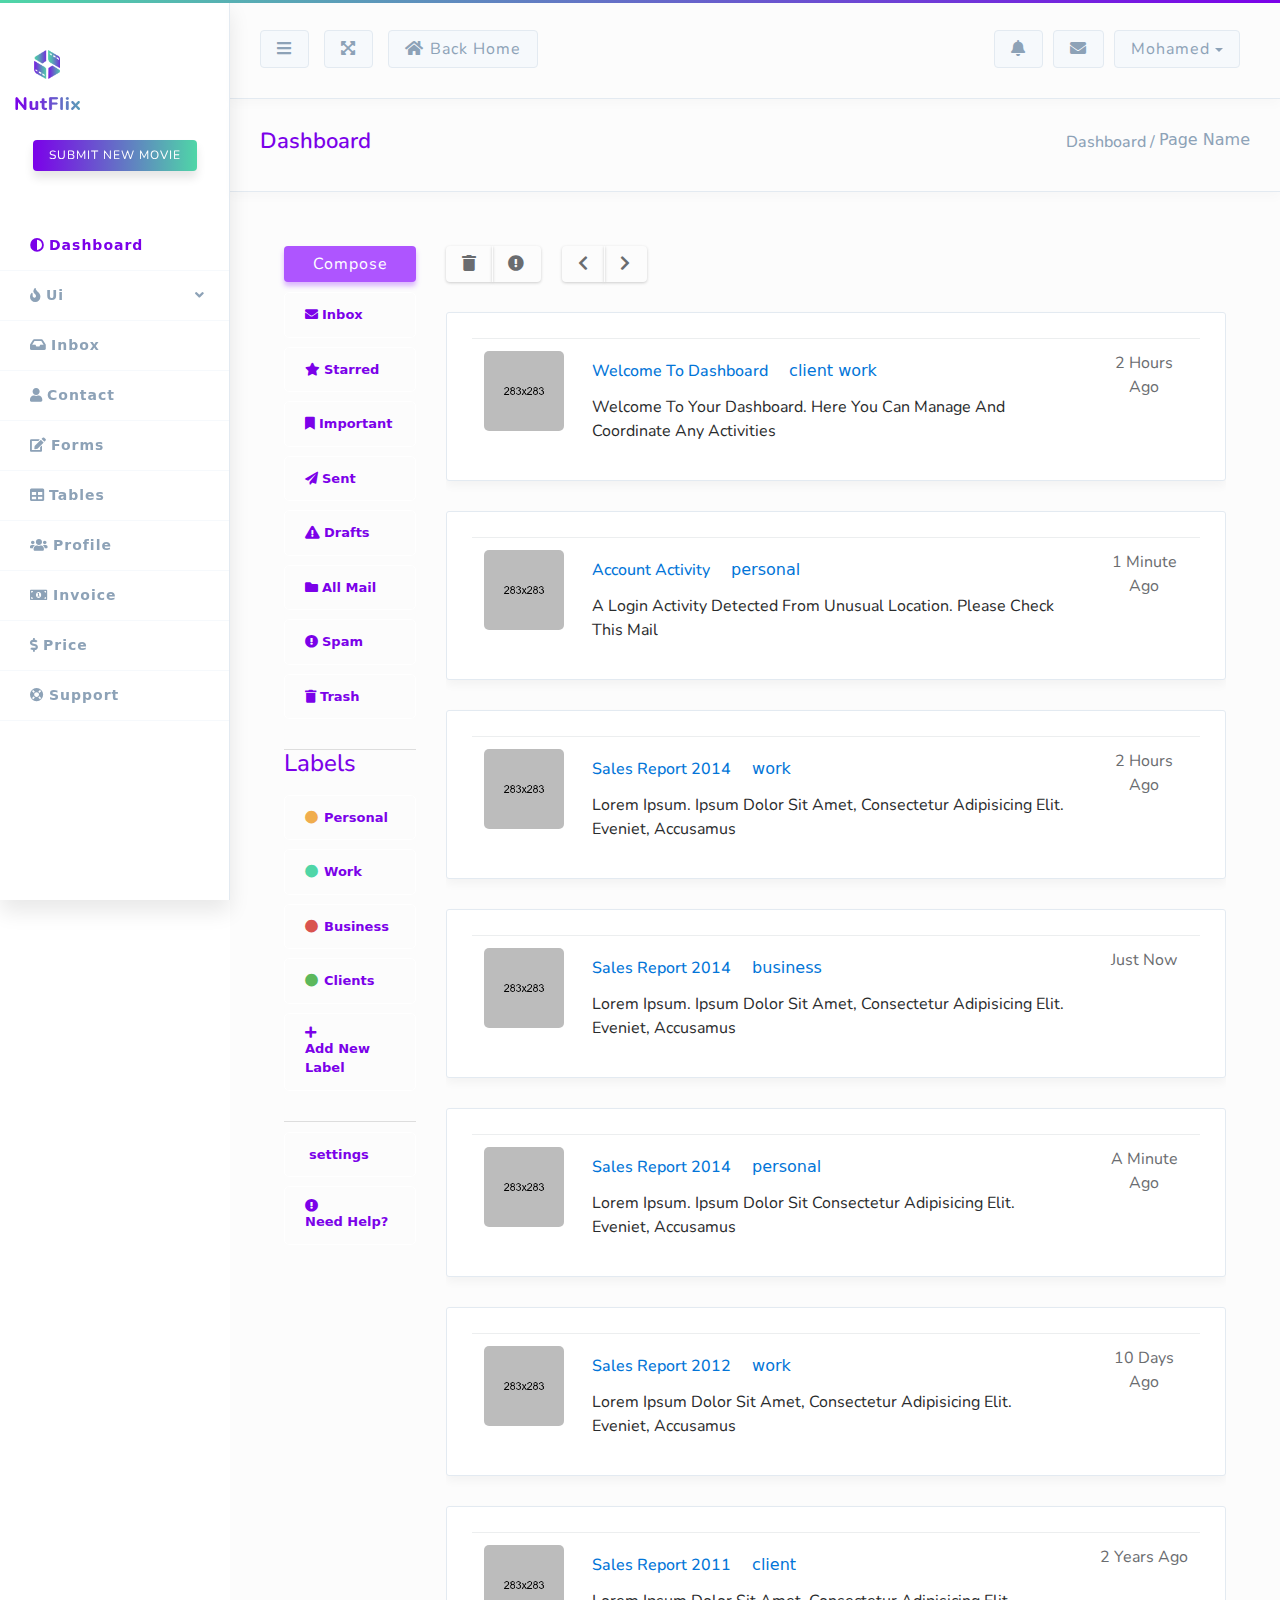
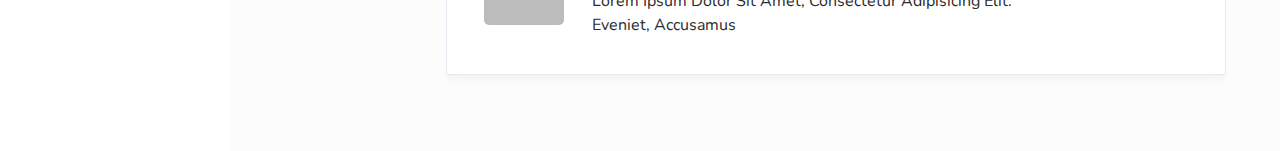
<file: NutflixAdmin/inbox.html>
<!DOCTYPE html>
<html lang="en">
<head>
  <meta charset="UTF-8">
  <meta name="viewport" content="width=device-width, initial-scale=1.0">
  <meta http-equiv="X-UA-Compatible" content="ie=edge">
  <!-- start linking  -->
  <link href="https://fonts.googleapis.com/css?family=Nunito:300,400,600,700,800,900" rel="stylesheet">
  <link href="https://use.fontawesome.com/releases/v5.0.4/css/all.css" rel="stylesheet">
  <link rel="stylesheet" href="css/bootstrap.min.css">
  <link rel="stylesheet" href="css/app.css">
  <!-- icon -->
  <link rel="icon" href="img/log.png">
  <!-- end linking -->
  <title>NutFlix - admin</title>
</head>
<body>
<!-- start admin -->
<section id="admin">
  <!-- start sidebar -->
  <div class="sidebar">
    <!-- start with head -->
    <div class="head">
      <div class="logo">
        <img src="img/logo-admin.png" alt="">
      </div>
      <a href="#" class="btn btn-danger">SUBMIT new MOVIE</a>
    </div>
    <!-- end with head -->
    <!-- start the list -->
    <div id="list">
      <ul class="nav flex-column">
        <li class="nav-item"><a href="index.html" class="nav-link active" ><i class="fa fa-adjust"></i>Dashboard</a></li>
        <!-- end user interface submenu -->
        <!-- start with charts -->
        <li class="nav-item"><a href="#menu3" class="nav-link collapsed" data-toggle="collapse"><i class="fa fa-fire"></i>ui<span class="sub-ico"><i class="fa fa-angle-down"></i></span></a></li>
        <!-- start charts submenue -->
        <li class="sub collapse" id="menu3">
            <a href="ui-alerts.html" class="nav-link" data-parent="#menu3">alerts</a>
            <a href="ui-btns.html" class="nav-link" data-parent="#menu3">buttons</a>
            <a href="ui-cards.html" class="nav-link" data-parent="#menu3">cards</a>
            <a href="ui-list.html" class="nav-link" data-parent="#menu3">list</a>
            <a href="ui-progress-bars.html" class="nav-link" data-parent="#menu3">progress</a>
        </li>
        <!-- end charts submenue -->
        <!-- end with charts -->
        <li class="nav-item"><a href="inbox.html" class="nav-link"><i class="fa fa-inbox"></i>inbox</a></li>
        <li class="nav-item"><a href="contacts.html" class="nav-link"><i class="fa fa-user"></i>contact</a></li>
        <li class="nav-item"><a href="forms.html" class="nav-link"><i class="fa fa-edit"></i>forms</a></li>
        <li class="nav-item"><a href="tabels.html" class="nav-link"><i class="fa fa-table"></i>tables</a></li>
        <li class="nav-item"><a href="profile.html" class="nav-link"><i class="fa fa-users"></i>profile</a></li>
        <li class="nav-item"><a href="invoice.html" class="nav-link"><i class="fa fa-money-bill-alt"></i>invoice</a></li>
        <li class="nav-item"><a href="price.html" class="nav-link"><i class="fa fa-dollar-sign"></i>price</a></li>
        <li class="nav-item"><a href="support.html" class="nav-link"><i class="fa fa-life-ring"></i>support</a></li>
      </ul>
    </div>
    <!-- end the list -->
  </div>
  <!-- end sidebar -->
  <!-- start content -->
  <div class="content">
    <!-- start content head -->
    <div class="head">
      <!-- head top -->
      <div class="top">
        <div class="left">
          <button id="on" class="btn btn-info"><i class="fa fa-bars"></i></button>
          <button id="off" class="btn btn-info hide"><i class="fa fa-align-left"></i></button>
          <button class="btn btn-info hidden-xs-down"><i class="fa fa-expand-arrows-alt"></i></button>
          <button class="btn btn-info hidden-xs-down"><i class="fa fa-home"></i>Back Home</button>
        </div>
        <div class="right">
          <button class="btn btn-info hidden-xs-down"><i class="fa fa-bell"></i></button>
          <button class="btn btn-info hidden-xs-down"><i class="fa fa-envelope"></i></button>
          <div class="dropdown">
            <button class="btn btn-info dropdown-toggle" id="userDropdown" data-toggle="dropdown" aria-haspopup="true" aria-expanded="false">mohamed</button>
            <div class="dropdown-menu" aria-labelledby="userDropdown">
             <a class="dropdown-item" href="#">profile</a>
             <a class="dropdown-item" href="#">sitting</a>
             <a class="dropdown-item" href="#">log out</a>
           </div>
          </div>
        </div>
      </div>
      <!-- end head top -->
      <!-- start head bottom -->
      <div class="bottom">
        <div class="left">
          <h1>dashboard</h1>
        </div>
        <div class="right">
          <h1>dashboard /</h1>
          <a href="#">page name</a>
        </div>
      </div>
      <!-- end head bottom -->
    </div>
    <!-- end content head -->
    <!-- start with the real content -->
    <div id="real">
      <!-- start content here -->
      <div class="wrap">
        <section class="app-content" id="inbox">
          <div class="row">
            <div class="col-md-2">
              <div  style="margin: 0 !important;" class="app-action-panel" id="inbox-action-panel">
                <div class="action-panel-toggle" data-toggle="class" data-target="#inbox-action-panel" data-class="open">
                  <i class="fa fa-chevron-right"></i>
                  <i class="fa fa-chevron-left"></i>
                </div><!-- .app-action-panel -->

                <div class="m-b-lg">
                  <a href="#" data-toggle="modal" data-target="#composeModal" class="btn btn-primary btn-block">Compose</a>
                </div>

                <div class="app-actions-list scrollable-container">
                  <!-- mail category list -->
                  <div class="list-group">
                    <a href="javascript:void(0)" class="text-color list-group-item"><i class="m-r-sm fa fa-envelope"></i>Inbox</a>
                    <a href="javascript:void(0)" class="text-color list-group-item"><i class="m-r-sm fa fa-star"></i>Starred</a>
                    <a href="javascript:void(0)" class="text-color list-group-item"><i class="m-r-sm fa fa-bookmark"></i>Important</a>
                    <a href="javascript:void(0)" class="text-color list-group-item"><i class="m-r-sm fa fa-paper-plane"></i>Sent</a>
                    <a href="javascript:void(0)" class="text-color list-group-item"><i class="m-r-sm fa fa-exclamation-triangle"></i>Drafts</a>
                    <a href="javascript:void(0)" class="text-color list-group-item"><i class="m-r-sm fa fa-folder"></i>All Mail</a>
                    <a href="javascript:void(0)" class="text-color list-group-item"><i class="m-r-sm fa fa-exclamation-circle"></i>Spam</a>
                    <a href="javascript:void(0)" class="text-color list-group-item"><i class="m-r-sm fa fa-trash"></i>Trash</a>
                  </div><!-- .list-group -->

                  <hr class="m-0 m-b-md" style="border-color: #ddd;">

                  <!-- mail label list -->
                  <div class="list-group">
                    <h4>Labels</h4>
                    <a href="#" class="list-group-item">
                      <i class="m-r-sm fa fa-circle text-warning"></i>
                      <span>Personal</span>
                      <div class="item-actions">
                        <i class="item-action fa fa-edit" data-toggle="modal" data-target="#labelModal"></i>
                        <i class="item-action fa fa-trash" data-toggle="modal" data-target="#deleteItemModal"></i>
                      </div>
                    </a>
                    <a href="#" class="list-group-item">
                      <i class="m-r-sm fa fa-circle text-primary"></i>
                      <span>Work</span>
                      <div class="item-actions">
                        <i class="item-action fa fa-edit" data-toggle="modal" data-target="#labelModal"></i>
                        <i class="item-action fa fa-trash" data-toggle="modal" data-target="#deleteItemModal"></i>
                      </div>
                    </a>
                    <a href="#" class="list-group-item">
                      <i class="m-r-sm fa fa-circle text-danger"></i>
                      <span>Business</span>
                      <div class="item-actions">
                        <i class="item-action fa fa-edit" data-toggle="modal" data-target="#labelModal"></i>
                        <i class="item-action fa fa-trash" data-toggle="modal" data-target="#deleteItemModal"></i>
                      </div>
                    </a>
                    <a href="#" class="list-group-item">
                      <i class="m-r-sm fa fa-circle text-success"></i>
                      <span>Clients</span>
                      <div class="item-actions">
                        <i class="item-action fa fa-edit" data-toggle="modal" data-target="#labelModal"></i>
                        <i class="item-action fa fa-trash" data-toggle="modal" data-target="#deleteItemModal"></i>
                      </div>
                    </a>
                    <a href="#" class="list-group-item text-color" data-toggle="modal" data-target="#labelModal"><i class="fa fa-plus m-r-sm"></i> Add New Label</a>
                  </div><!-- .list-group -->

                  <hr class="m-0 m-b-md" style="border-color: #ddd;">

                  <div class="list-group">
                    <a href="#" class="text-color list-group-item"><i class="m-r-sm fa fa-gear"></i>settings</a>
                    <a href="#" class="text-color list-group-item"><i class="m-r-sm fa fa-exclamation-circle"></i>Need Help?</a>
                  </div>
                </div><!-- .app-actions-list -->
              </div><!-- .app-action-panel -->
            </div><!-- END column -->

            <div class="col-md-10">
              <div class="row">
                <div class="col-md-12">
                  <div class="mail-toolbar m-b-lg">

                    <div class="btn-group" role="group">
                      <a href="#" class="btn btn-default"><i class="fa fa-trash"></i></a>
                      <a href="#" class="btn btn-default"><i class="fa fa-exclamation-circle"></i></a>
                    </div>

                    <div class="btn-group pull-right" role="group">
                      <a href="#" class="btn btn-default"><i class="fa fa-chevron-left"></i></a>
                      <a href="#" class="btn btn-default"><i class="fa fa-chevron-right"></i></a>
                    </div>
                  </div>
                </div>
              </div>

              <div class="table-responsive">
                <table class="table mail-list">
                  <tr>
                    <td>
                      <!-- a single mail -->
                      <div class="mail-item card">
                        <table class="mail-container">
                          <tr>
                            <td class="mail-left">
                              <div class="avatar avatar-lg avatar-circle">
                                <a href="#"><img src="img/208.jpg" alt="sender photo"></a>
                              </div>
                            </td>
                            <td class="mail-center">
                              <div class="mail-item-header">
                                <h4 class="mail-item-title"><a href="mail-view.html" class="title-color">Welcome To Dashboard</a></h4>
                                <a href="#"><span class="label label-success">client</span></a>
                                <a href="#"><span class="label label-primary">work</span></a>
                              </div>
                              <p class="mail-item-excerpt">Welcome To your dashboard. here you can manage and coordinate any activities</p>
                            </td>
                            <td class="mail-right">
                              <p class="mail-item-date">2 hours ago</p>
                              <p class="mail-item-star starred">
                                <a href="#"><i class="zmdi zmdi-star"></i></a>
                              </p>
                            </td>
                          </tr>
                        </table>
                      </div><!-- END mail-item -->

                      <!-- a single mail -->
                      <div class="mail-item card">
                        <table class="mail-container">
                          <tr>
                            <td class="mail-left">
                              <div class="avatar avatar-lg avatar-circle">
                                <a href="#"><img src="img/209.jpg" alt="sender photo"></a>
                              </div>
                            </td>
                            <td class="mail-center">
                              <div class="mail-item-header">
                                <h4 class="mail-item-title"><a href="mail-view.html" class="title-color">Account Activity</a></h4>
                                <a href="#"><span class="label label-warning">personal</span></a>
                              </div>
                              <p class="mail-item-excerpt">A login activity detected from unusual location. please check this mail</p>
                            </td>
                            <td class="mail-right">
                              <p class="mail-item-date">1 minute ago</p>
                              <p class="mail-item-star">
                                <a href="#"><i class="zmdi zmdi-star-outline"></i></a>
                              </p>
                            </td>
                          </tr>
                        </table>
                      </div><!-- END mail-item -->

                      <!-- a single mail -->
                      <div class="mail-item card">
                        <table class="mail-container">
                          <tr>
                            <td class="mail-left">
                              <div class="avatar avatar-lg avatar-circle">
                                <a href="#"><img src="img/210.jpg" alt="sender photo"></a>
                              </div>
                            </td>
                            <td class="mail-center">
                              <div class="mail-item-header">
                                <h4 class="mail-item-title"><a href="mail-view.html" class="title-color">Sales Report 2014</a></h4>
                                <a href="#"><span class="label label-primary">work</span></a>
                              </div>
                              <p class="mail-item-excerpt">Lorem ipsum. ipsum dolor sit amet, consectetur adipisicing elit. Eveniet, accusamus</p>
                            </td>
                            <td class="mail-right">
                              <p class="mail-item-date">2 hours ago</p>
                              <p class="mail-item-star">
                                <a href="#"><i class="zmdi zmdi-star-outline"></i></a>
                              </p>
                            </td>
                          </tr>
                        </table>
                      </div><!-- END mail-item -->

                      <!-- a single mail -->
                      <div class="mail-item card">
                        <table class="mail-container">
                          <tr>
                            <td class="mail-left">
                              <div class="avatar avatar-lg avatar-circle">
                                <a href="#"><img src="img/211.jpg" alt="sender photo"></a>
                              </div>
                            </td>
                            <td class="mail-center">
                              <div class="mail-item-header">
                                <h4 class="mail-item-title"><a href="mail-view.html" class="title-color">Sales Report 2014</a></h4>
                                <a href="#"><span class="label label-danger">business</span></a>
                              </div>
                              <p class="mail-item-excerpt">Lorem ipsum. ipsum dolor sit amet, consectetur adipisicing elit. Eveniet, accusamus</p>
                            </td>
                            <td class="mail-right">
                              <p class="mail-item-date">Just now</p>
                              <p class="mail-item-star starred">
                                <a href="#"><i class="zmdi zmdi-star"></i></a>
                              </p>
                            </td>
                          </tr>
                        </table>
                      </div><!-- END mail-item -->

                      <!-- a single mail -->
                      <div class="mail-item card">
                        <table class="mail-container">
                          <tr>
                            <td class="mail-left">
                              <div class="avatar avatar-lg avatar-circle">
                                <a href="#"><img src="img/212.jpg" alt="sender photo"></a>
                              </div>
                            </td>
                            <td class="mail-center">
                              <div class="mail-item-header">
                                <h4 class="mail-item-title"><a href="mail-view.html" class="title-color">Sales Report 2014</a></h4>
                                <a href="#"><span class="label label-warning">personal</span></a>
                              </div>
                              <p class="mail-item-excerpt">Lorem ipsum. ipsum dolor sit consectetur adipisicing elit. Eveniet, accusamus</p>
                            </td>
                            <td class="mail-right">
                              <p class="mail-item-date">a minute ago</p>
                              <p class="mail-item-star">
                                <a href="#"><i class="zmdi zmdi-star-outline"></i></a>
                              </p>
                            </td>
                          </tr>
                        </table>
                      </div><!-- END mail-item -->

                      <!-- a single mail -->
                      <div class="mail-item card">
                        <table class="mail-container">
                          <tr>
                            <td class="mail-left">
                              <div class="avatar avatar-lg avatar-circle">
                                <a href="#"><img src="img/213.jpg" alt="sender photo"></a>
                              </div>
                            </td>
                            <td class="mail-center">
                              <div class="mail-item-header">
                                <h4 class="mail-item-title"><a href="mail-view.html" class="title-color">Sales Report 2012</a></h4>
                                <a href="#"><span class="label label-primary">work</span></a>
                              </div>
                              <p class="mail-item-excerpt">Lorem ipsum dolor sit amet, consectetur adipisicing elit. Eveniet, accusamus</p>
                            </td>
                            <td class="mail-right">
                              <p class="mail-item-date">10 days ago</p>
                              <p class="mail-item-star starred">
                                <a href="#"><i class="zmdi zmdi-star"></i></a>
                              </p>
                            </td>
                          </tr>
                        </table>
                      </div><!-- END mail-item -->

                      <!-- a single mail -->
                      <div class="mail-item card">
                        <table class="mail-container">
                          <tr>
                            <td class="mail-left">
                              <div class="avatar avatar-lg avatar-circle">
                                <a href="#"><img src="img/214.jpg" alt="sender photo"></a>
                              </div>
                            </td>
                            <td class="mail-center">
                              <div class="mail-item-header">
                                <h4 class="mail-item-title"><a href="mail-view.html" class="title-color">Sales Report 2011</a></h4>
                                <a href="#"><span class="label label-success">client</span></a>
                              </div>
                              <p class="mail-item-excerpt">Lorem ipsum dolor sit amet, consectetur adipisicing elit. Eveniet, accusamus</p>
                            </td>
                            <td class="mail-right">
                              <p class="mail-item-date">2 years ago</p>
                              <p class="mail-item-star">
                                <a href="#"><i class="zmdi zmdi-star-outline"></i></a>
                              </p>
                            </td>
                          </tr>
                        </table>
                      </div><!-- END mail-item -->
                    </td>
                  </tr>
                </table>
              </div>
            </div><!-- END column -->
          </div><!-- .row -->
        </section><!-- .app-content -->
      </div><!-- .wrap -->

      <!-- Compose modal -->
      <div class="modal fade" id="composeModal" tabindex="-1" role="dialog">
        <div class="modal-dialog">
          <div class="modal-content">
            <div class="modal-header">
              <button type="button" class="close" data-dismiss="modal" aria-label="Close"><span aria-hidden="true">&times;</span></button>
              <h4 class="modal-title">New Message</h4>
            </div>
            <div class="modal-body">
              <form action="#">
                <div class="form-group">
                  <input name="mail_from_field" id="mail_from_field" type="text" class="form-control" placeholder="from">
                </div>
                <div class="form-group">
                  <input name="mail_to_field" id="mail_to_field" type="text" class="form-control" placeholder="to">
                </div>
                <div class="form-group">
                  <input name="mail_subject_field" id="mail_subject_field" type="text" class="form-control" placeholder="subject">
                </div>
                <textarea name="mail_body_field" id="mail_body_field" cols="30" rows="5" class="form-control" placeholder="content"></textarea>
              </form>
            </div>
            <div class="modal-footer">
              <button type="button" data-dismiss="modal" class="btn btn-danger"><i class="fa fa-trash"></i></button>
              <button type="button" data-dismiss="modal" class="btn btn-success"><i class="fa fa-save"></i></button>
              <button type="button" data-dismiss="modal" class="btn btn-primary">Send <i class="fa fa-send"></i></button>
            </div>
          </div><!-- /.modal-content -->
        </div><!-- /.modal-dialog -->
      </div><!-- /.modal -->

      <!-- new label Modal -->
      <div id="labelModal" class="modal fade" tabindex="-1" role="dialog">
        <div class="modal-dialog">
          <div class="modal-content">
            <div class="modal-header">
              <button type="button" class="close" data-dismiss="modal" aria-label="Close"><span aria-hidden="true">&times;</span></button>
              <h4 class="modal-title">Create / update label</h4>
            </div>
            <form action="#" id="newCategoryForm">
              <div class="modal-body">
                <div class="form-group m-0">
                  <input type="text" id="catLabel" class="form-control" placeholder="Label">
                </div>
              </div><!-- .modal-body -->
              <div class="modal-footer">
                <button type="button" class="btn btn-danger" data-dismiss="modal">Cancel</button>
                <button type="button" class="btn btn-success" data-dismiss="modal">Save</button>
              </div><!-- .modal-footer -->
            </form>
          </div><!-- /.modal-content -->
        </div><!-- /.modal-dialog -->
      </div><!-- /.modal -->

      <!-- delete item Modal -->
      <div id="deleteItemModal" class="modal fade" tabindex="-1" role="dialog">
        <div class="modal-dialog">
          <div class="modal-content">
            <div class="modal-header">
              <button type="button" class="close" data-dismiss="modal" aria-label="Close"><span aria-hidden="true">&times;</span></button>
              <h4 class="modal-title">Delete item</h4>
            </div>
            <div class="modal-body">
              <h5>Do you really want to delete this item ?</h5>
            </div><!-- .modal-body -->
            <div class="modal-footer">
              <button type="button" class="btn btn-danger" data-dismiss="modal">Delete</button>
            </div><!-- .modal-footer -->
          </div><!-- /.modal-content -->
        </div><!-- /.modal-dialog -->
      </div><!-- /.modal -->
      <!-- end content -->
    </div>
    <!-- end the real content -->
  </div>
  <!-- end content -->
</section>
<!-- end admin -->
<!-- start screpting -->
<script src="js/jquery.min.js"></script>
<script src="js/tether.min.js"></script>
<script src="js/bootstrap.min.js"></script>
<script src="js/highcharts.js"></script>
<script src="js/chart.js"></script>
<script src="js/app.js"></script>
<!-- end screpting -->
</body>
</html>
</file>
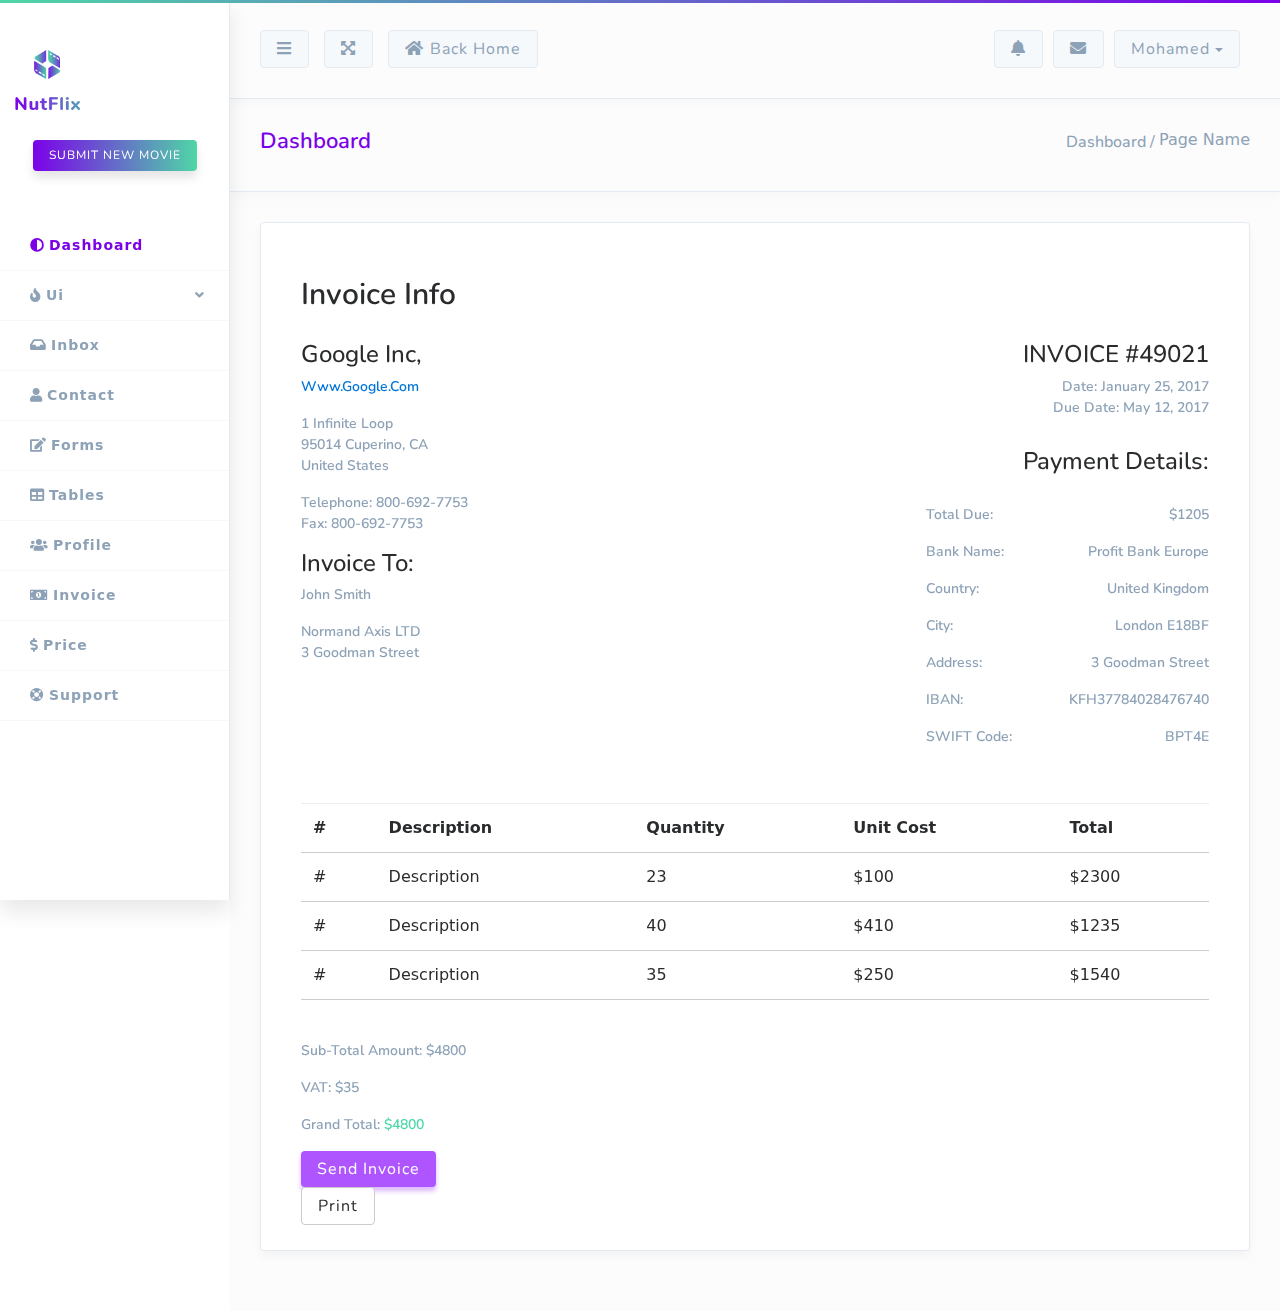
<file: NutflixAdmin/invoice.html>
<!DOCTYPE html>
<html lang="en">
<head>
  <meta charset="UTF-8">
  <meta name="viewport" content="width=device-width, initial-scale=1.0">
  <meta http-equiv="X-UA-Compatible" content="ie=edge">
  <!-- start linking  -->
  <link href="https://fonts.googleapis.com/css?family=Nunito:300,400,600,700,800,900" rel="stylesheet">
  <link href="https://use.fontawesome.com/releases/v5.0.4/css/all.css" rel="stylesheet">
  <link rel="stylesheet" href="css/bootstrap.min.css">
  <link rel="stylesheet" href="css/app.css">
  <!-- icon -->
  <link rel="icon" href="img/log.png">
  <!-- end linking -->
  <title>NutFlix - admin</title>
</head>
<body>
<!-- start admin -->
<section id="admin">
  <!-- start sidebar -->
  <div class="sidebar">
    <!-- start with head -->
    <div class="head">
      <div class="logo">
        <img src="img/logo-admin.png" alt="">
      </div>
      <a href="#" class="btn btn-danger">SUBMIT new MOVIE</a>
    </div>
    <!-- end with head -->
    <!-- start the list -->
    <div id="list">
      <ul class="nav flex-column">
        <li class="nav-item"><a href="index.html" class="nav-link active" ><i class="fa fa-adjust"></i>Dashboard</a></li>
        <!-- end user interface submenu -->
        <!-- start with charts -->
        <li class="nav-item"><a href="#menu3" class="nav-link collapsed" data-toggle="collapse"><i class="fa fa-fire"></i>ui<span class="sub-ico"><i class="fa fa-angle-down"></i></span></a></li>
        <!-- start charts submenue -->
        <li class="sub collapse" id="menu3">
            <a href="ui-alerts.html" class="nav-link" data-parent="#menu3">alerts</a>
            <a href="ui-btns.html" class="nav-link" data-parent="#menu3">buttons</a>
            <a href="ui-cards.html" class="nav-link" data-parent="#menu3">cards</a>
            <a href="ui-list.html" class="nav-link" data-parent="#menu3">list</a>
            <a href="ui-progress-bars.html" class="nav-link" data-parent="#menu3">progress</a>
        </li>
        <!-- end charts submenue -->
        <!-- end with charts -->
        <li class="nav-item"><a href="inbox.html" class="nav-link"><i class="fa fa-inbox"></i>inbox</a></li>
        <li class="nav-item"><a href="contacts.html" class="nav-link"><i class="fa fa-user"></i>contact</a></li>
        <li class="nav-item"><a href="forms.html" class="nav-link"><i class="fa fa-edit"></i>forms</a></li>
        <li class="nav-item"><a href="tabels.html" class="nav-link"><i class="fa fa-table"></i>tables</a></li>
        <li class="nav-item"><a href="profile.html" class="nav-link"><i class="fa fa-users"></i>profile</a></li>
        <li class="nav-item"><a href="invoice.html" class="nav-link"><i class="fa fa-money-bill-alt"></i>invoice</a></li>
        <li class="nav-item"><a href="price.html" class="nav-link"><i class="fa fa-dollar-sign"></i>price</a></li>
        <li class="nav-item"><a href="support.html" class="nav-link"><i class="fa fa-life-ring"></i>support</a></li>
      </ul>
    </div>
    <!-- end the list -->
  </div>
  <!-- end sidebar -->
  <!-- start content -->
  <div class="content">
    <!-- start content head -->
    <div class="head">
      <!-- head top -->
      <div class="top">
        <div class="left">
          <button id="on" class="btn btn-info"><i class="fa fa-bars"></i></button>
          <button id="off" class="btn btn-info hide"><i class="fa fa-align-left"></i></button>
          <button class="btn btn-info hidden-xs-down"><i class="fa fa-expand-arrows-alt"></i></button>
          <button class="btn btn-info hidden-xs-down"><i class="fa fa-home"></i>Back Home</button>
        </div>
        <div class="right">
          <button class="btn btn-info hidden-xs-down"><i class="fa fa-bell"></i></button>
          <button class="btn btn-info hidden-xs-down"><i class="fa fa-envelope"></i></button>
          <div class="dropdown">
            <button class="btn btn-info dropdown-toggle" id="userDropdown" data-toggle="dropdown" aria-haspopup="true" aria-expanded="false">mohamed</button>
            <div class="dropdown-menu" aria-labelledby="userDropdown">
             <a class="dropdown-item" href="#">profile</a>
             <a class="dropdown-item" href="#">sitting</a>
             <a class="dropdown-item" href="#">log out</a>
           </div>
          </div>
        </div>
      </div>
      <!-- end head top -->
      <!-- start head bottom -->
      <div class="bottom">
        <div class="left">
          <h1>dashboard</h1>
        </div>
        <div class="right">
          <h1>dashboard /</h1>
          <a href="#">page name</a>
        </div>
      </div>
      <!-- end head bottom -->
    </div>
    <!-- end content head -->
    <!-- start with the real content -->
    <div id="real">
      <!-- start content here -->
      <div id="invoice" class="wrap card">
      	<section class="app-content">
      		<div class="container-fluid">
      			<div class="panel panel-default">
      				<div class="panel-heading bg-white">
      					<h4 class="panel-title">Invoice Info</h4>
      				</div>

      				<div class="panel-body">
      					<div class="row">
      						<div class="col-sm-8 col-xs-6">
      							<h4 class="fw-600">Google Inc,</h4>
      							<p><a href="#">www.google.com</a></p>
      							<p>1 Infinite Loop<br>95014 Cuperino, CA<br>United States</p>
      							<p>Telephone: 800-692-7753<br>Fax: 800-692-7753</p>

      							<h4 class="m-t-lg fw-600">Invoice To:</h4>
      							<p>John Smith</p>
      							<p>Normand axis LTD<br>3 Goodman street</p>
      						</div>
      						<div class="col-sm-4 col-xs-6">
      							<h4 class="fw-600 text-right">INVOICE #49021</h4>
      							<p class="text-right">Date: January 25, 2017<br>Due Date: May 12, 2017</p>

      							<h4 class="m-t-lg fw-600 text-right details">Payment Details:</h4>
      							<div class="clearfix">
      								<p class="pull-left">Total Due:</p>
      								<p class="pull-right">$1205</p>
      							</div>
      							<div class="clearfix">
      								<p class="pull-left">Bank Name:</p>
      								<p class="pull-right">Profit Bank Europe</p>
      							</div>
      							<div class="clearfix">
      								<p class="pull-left">Country:</p>
      								<p class="pull-right">United Kingdom</p>
      							</div>
      							<div class="clearfix">
      								<p class="pull-left">City:</p>
      								<p class="pull-right">London E18BF</p>
      							</div>
      							<div class="clearfix">
      								<p class="pull-left">Address:</p>
      								<p class="pull-right">3 Goodman Street</p>
      							</div>
      							<div class="clearfix">
      								<p class="pull-left">IBAN:</p>
      								<p class="pull-right">KFH37784028476740</p>
      							</div>
      							<div class="clearfix">
      								<p class="pull-left">SWIFT Code:</p>
      								<p class="pull-right">BPT4E</p>
      							</div>
      						</div>
      					</div>

      					<div class="table-responsive m-h-lg">
      						<table class="table">
      							<tr><th>#</th><th>Description</th><th>Quantity</th><th>Unit Cost</th><th>Total</th></tr>
      							<tr><td>#</td><td>Description</td><td>23</td><td>$100</td><td>$2300</td></tr>
      							<tr><td>#</td><td>Description</td><td>40</td><td>$410</td><td>$1235</td></tr>
      							<tr><td>#</td><td>Description</td><td>35</td><td>$250</td><td>$1540</td></tr>
      						</table>
      					</div>

      					<div class="row">
      						<div class="col-sm-3 col-sm-push-9">
      							<p>Sub-Total amount: $4800</p>
      							<p>VAT: $35</p>
      							<p>Grand Total: <span class="text-primary">$4800</span></p>
      							<div class="m-t-lg">
      								<button type="button" class="btn btn-md btn-primary m-r-lg">Send Invoice</button>
      								<button type="button" class="btn btn-md btn-secondary">Print</button>
      							</div>
      						</div>
      					</div>
      				</div><!-- .panel-body -->
      			</div>
      		</div><!-- .container-fluid -->
      	</section><!-- #dash-content -->
      </div><!-- .wrap -->
      <!-- end content -->
    </div>
    <!-- end the real content -->
  </div>
  <!-- end content -->
</section>
<!-- end admin -->
<!-- start screpting -->
<script src="js/jquery.min.js"></script>
<script src="js/tether.min.js"></script>
<script src="js/bootstrap.min.js"></script>
<script src="js/highcharts.js"></script>
<script src="js/chart.js"></script>
<script src="js/app.js"></script>
<!-- end screpting -->
</body>
</html>
</file>
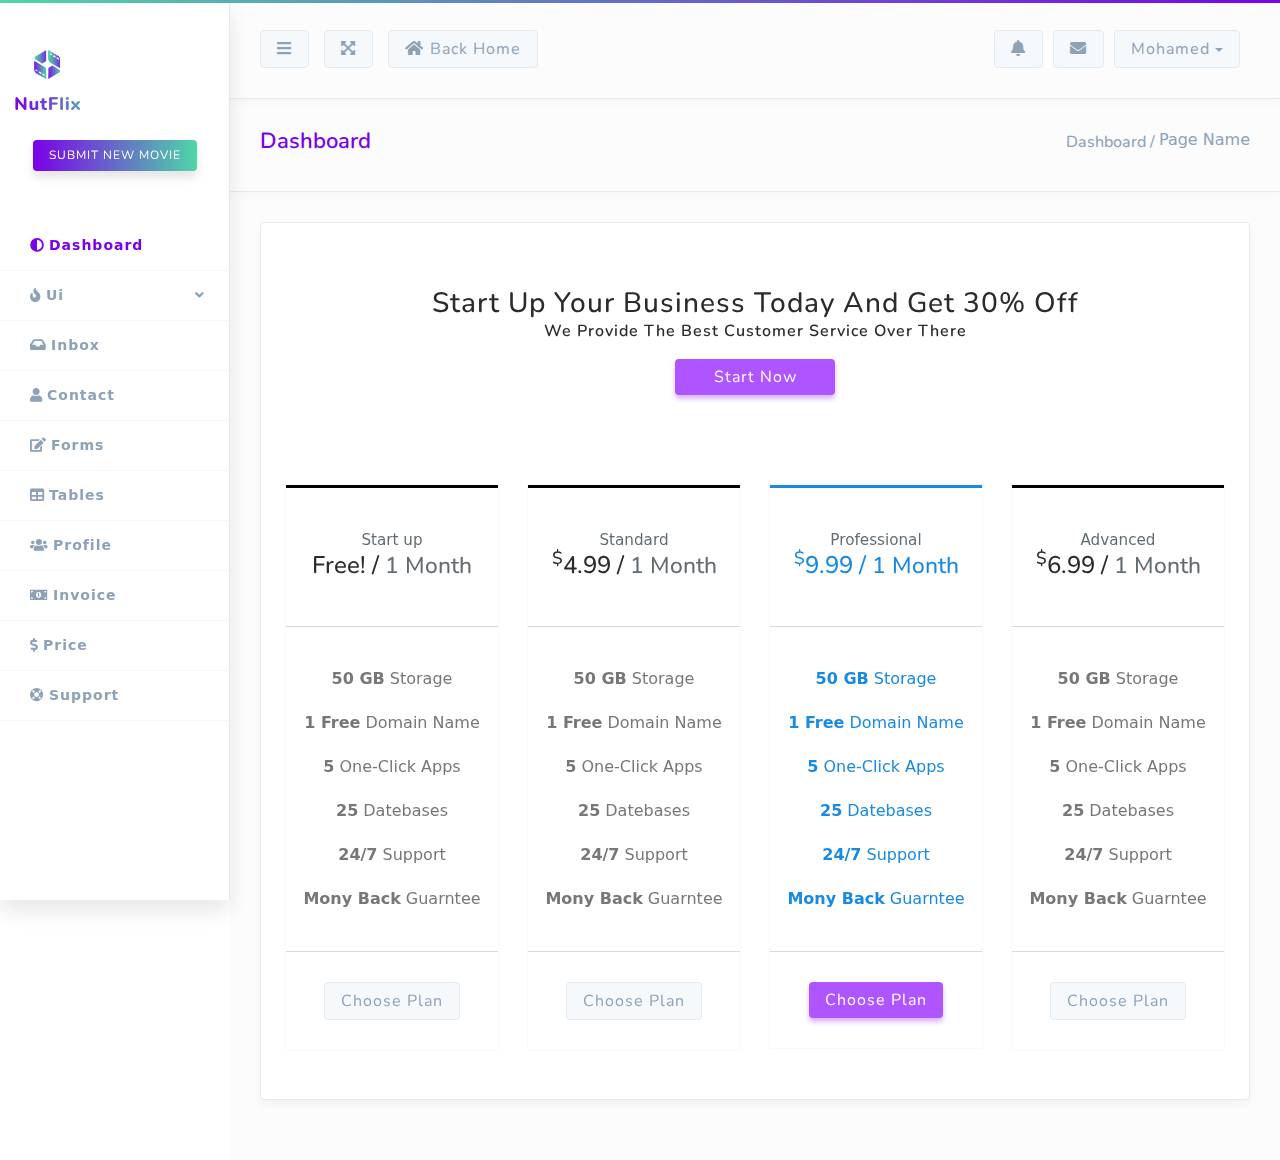
<file: NutflixAdmin/price.html>
<!DOCTYPE html>
<html lang="en">
<head>
  <meta charset="UTF-8">
  <meta name="viewport" content="width=device-width, initial-scale=1.0">
  <meta http-equiv="X-UA-Compatible" content="ie=edge">
  <!-- start linking  -->
  <link href="https://fonts.googleapis.com/css?family=Nunito:300,400,600,700,800,900" rel="stylesheet">
  <link href="https://use.fontawesome.com/releases/v5.0.4/css/all.css" rel="stylesheet">
  <link rel="stylesheet" href="css/bootstrap.min.css">
  <link rel="stylesheet" href="css/app.css">
  <!-- icon -->
  <link rel="icon" href="img/log.png">
  <!-- end linking -->
  <title>NutFlix - admin</title>
</head>
<body>
<!-- start admin -->
<section id="admin">
  <!-- start sidebar -->
  <div class="sidebar">
    <!-- start with head -->
    <div class="head">
      <div class="logo">
        <img src="img/logo-admin.png" alt="">
      </div>
      <a href="#" class="btn btn-danger">SUBMIT new MOVIE</a>
    </div>
    <!-- end with head -->
    <!-- start the list -->
    <div id="list">
      <ul class="nav flex-column">
        <li class="nav-item"><a href="index.html" class="nav-link active" ><i class="fa fa-adjust"></i>Dashboard</a></li>
        <!-- end user interface submenu -->
        <!-- start with charts -->
        <li class="nav-item"><a href="#menu3" class="nav-link collapsed" data-toggle="collapse"><i class="fa fa-fire"></i>ui<span class="sub-ico"><i class="fa fa-angle-down"></i></span></a></li>
        <!-- start charts submenue -->
        <li class="sub collapse" id="menu3">
            <a href="ui-alerts.html" class="nav-link" data-parent="#menu3">alerts</a>
            <a href="ui-btns.html" class="nav-link" data-parent="#menu3">buttons</a>
            <a href="ui-cards.html" class="nav-link" data-parent="#menu3">cards</a>
            <a href="ui-list.html" class="nav-link" data-parent="#menu3">list</a>
            <a href="ui-progress-bars.html" class="nav-link" data-parent="#menu3">progress</a>
        </li>
        <!-- end charts submenue -->
        <!-- end with charts -->
        <li class="nav-item"><a href="inbox.html" class="nav-link"><i class="fa fa-inbox"></i>inbox</a></li>
        <li class="nav-item"><a href="contacts.html" class="nav-link"><i class="fa fa-user"></i>contact</a></li>
        <li class="nav-item"><a href="forms.html" class="nav-link"><i class="fa fa-edit"></i>forms</a></li>
        <li class="nav-item"><a href="tabels.html" class="nav-link"><i class="fa fa-table"></i>tables</a></li>
        <li class="nav-item"><a href="profile.html" class="nav-link"><i class="fa fa-users"></i>profile</a></li>
        <li class="nav-item"><a href="invoice.html" class="nav-link"><i class="fa fa-money-bill-alt"></i>invoice</a></li>
        <li class="nav-item"><a href="price.html" class="nav-link"><i class="fa fa-dollar-sign"></i>price</a></li>
        <li class="nav-item"><a href="support.html" class="nav-link"><i class="fa fa-life-ring"></i>support</a></li>
      </ul>
    </div>
    <!-- end the list -->
  </div>
  <!-- end sidebar -->
  <!-- start content -->
  <div class="content">
    <!-- start content head -->
    <div class="head">
      <!-- head top -->
      <div class="top">
        <div class="left">
          <button id="on" class="btn btn-info"><i class="fa fa-bars"></i></button>
          <button id="off" class="btn btn-info hide"><i class="fa fa-align-left"></i></button>
          <button class="btn btn-info hidden-xs-down"><i class="fa fa-expand-arrows-alt"></i></button>
          <button class="btn btn-info hidden-xs-down"><i class="fa fa-home"></i>Back Home</button>
        </div>
        <div class="right">
          <button class="btn btn-info hidden-xs-down"><i class="fa fa-bell"></i></button>
          <button class="btn btn-info hidden-xs-down"><i class="fa fa-envelope"></i></button>
          <div class="dropdown">
            <button class="btn btn-info dropdown-toggle" id="userDropdown" data-toggle="dropdown" aria-haspopup="true" aria-expanded="false">mohamed</button>
            <div class="dropdown-menu" aria-labelledby="userDropdown">
             <a class="dropdown-item" href="#">profile</a>
             <a class="dropdown-item" href="#">sitting</a>
             <a class="dropdown-item" href="#">log out</a>
           </div>
          </div>
        </div>
      </div>
      <!-- end head top -->
      <!-- start head bottom -->
      <div class="bottom">
        <div class="left">
          <h1>dashboard</h1>
        </div>
        <div class="right">
          <h1>dashboard /</h1>
          <a href="#">page name</a>
        </div>
      </div>
      <!-- end head bottom -->
    </div>
    <!-- end content head -->
    <!-- start with the real content -->
    <div id="real">
      <!-- start content here -->
      <div id="price" class="wrap card">
      	<section class="app-content">
      		<div class="row">
      			<div class="col-lg-12 col-md-8 col-md-offset-2">
      				<div class="text-center head">
      					<h3 class="m-0 m-h-md">Start Up Your Business Today And Get 30% Off</h3>
      					<p class="m-b-lg">We provide the best customer service over there</p>
      					<a href="#" class="btn btn-primary rounded btn-rounded m-b-xl" style="min-width: 160px;" role="button">Start Now</a>
      				</div>
      			</div>
      		</div>
      		<div class="row">
      			<div class="col-lg-12 col-md-8 col-md-offset-2">
      				<div class="row no-gutter">
      					<!-- price column -->
      					<div class="col-sm-3">
      						<div class="box price-box">
      							<div class="box-head text-center p-lg">
      								<small class="text-muted">Start up</small>
      								<h4 class="box-title m-t-0">Free! / <small class="text-muted fz-sm">1 month</small></h4>
      							</div>
      							<div class="box-body text-center p-h-lg">
      								<ul>
      									<li><strong>50 GB</strong>Storage</li>
      									<li><strong>1 Free</strong>Domain Name</li>
      									<li><strong>5</strong>One-Click Apps</li>
      									<li><strong>25</strong>Datebases</li>
      									<li><strong>24/7</strong>Support</li>
      									<li><strong>Mony Back</strong>Guarntee</li>
      								</ul>
      							</div>
      							<div class="box-footer p-lg">
      								<a href="#" class="btn btn-info" role="button">Choose Plan</a>
      							</div>
      						</div>
      					</div><!-- END price-column -->
      					<!-- price column -->
      					<div class="col-sm-3">
      						<div class="box price-box">
      							<div class="box-head text-center p-lg">
      								<small class="text-muted">Standard</small>
      								<h4 class="box-title m-t-0"><sup>$</sup>4.99 / <small class="text-muted fz-sm">1 month</small></h4>
      							</div>
      							<div class="box-body text-center p-h-lg">
      								<ul>
      									<li><strong>50 GB</strong>Storage</li>
      									<li><strong>1 Free</strong>Domain Name</li>
      									<li><strong>5</strong>One-Click Apps</li>
      									<li><strong>25</strong>Datebases</li>
      									<li><strong>24/7</strong>Support</li>
      									<li><strong>Mony Back</strong>Guarntee</li>
      								</ul>
      							</div>
      							<div class="box-footer p-lg">
      								<a href="#" class="btn btn-info" role="button">Choose Plan</a>
      							</div>
      						</div>
      					</div><!-- END price-column -->

      					<!-- price column -->
      					<div class="col-sm-3">
      						<div class="box price-box price-box-best">
      							<div class="box-head text-center p-lg">
      								<small class="text-muted">Professional</small>
      								<h4 class="box-title m-t-0"><sup>$</sup>9.99 / <small class="text-muted fz-sm">1 month</small></h4>
      							</div>
      							<div class="box-body text-center p-h-lg">
      								<ul>
      									<li><strong>50 GB</strong>Storage</li>
      									<li><strong>1 Free</strong>Domain Name</li>
      									<li><strong>5</strong>One-Click Apps</li>
      									<li><strong>25</strong>Datebases</li>
      									<li><strong>24/7</strong>Support</li>
      									<li><strong>Mony Back</strong>Guarntee</li>
      								</ul>
      							</div>
      							<div class="box-footer p-lg">
      								<a href="#" class="btn btn-primary rounded" role="button">Choose Plan</a>
      							</div>
      						</div>
      					</div><!-- END price-column -->

      					<!-- price column -->
      					<div class="col-sm-3">
      						<div class="box price-box">
      							<div class="box-head text-center p-lg">
      								<small class="text-muted">Advanced</small>
      								<h4 class="box-title m-t-0"><sup>$</sup>6.99 / <small class="text-muted fz-sm">1 month</small></h4>
      							</div>
      							<div class="box-body text-center p-h-lg">
      								<ul>
      									<li><strong>50 GB</strong>Storage</li>
      									<li><strong>1 Free</strong>Domain Name</li>
      									<li><strong>5</strong>One-Click Apps</li>
      									<li><strong>25</strong>Datebases</li>
      									<li><strong>24/7</strong>Support</li>
      									<li><strong>Mony Back</strong>Guarntee</li>
      								</ul>
      							</div>
      							<div class="box-footer p-lg">
      								<a href="#" class="btn btn-info" role="button">Choose Plan</a>
      							</div>
      						</div>
      					</div><!-- END price-column -->
      				</div>
      			</div>
      		</div>
      	</section><!-- .app-content -->
      </div><!-- .wrap -->
      <!-- end content -->
    </div>
    <!-- end the real content -->
  </div>
  <!-- end content -->
</section>
<!-- end admin -->
<!-- start screpting -->
<script src="js/jquery.min.js"></script>
<script src="js/tether.min.js"></script>
<script src="js/bootstrap.min.js"></script>
<script src="js/highcharts.js"></script>
<script src="js/chart.js"></script>
<script src="js/app.js"></script>
<!-- end screpting -->
</body>
</html>
</file>
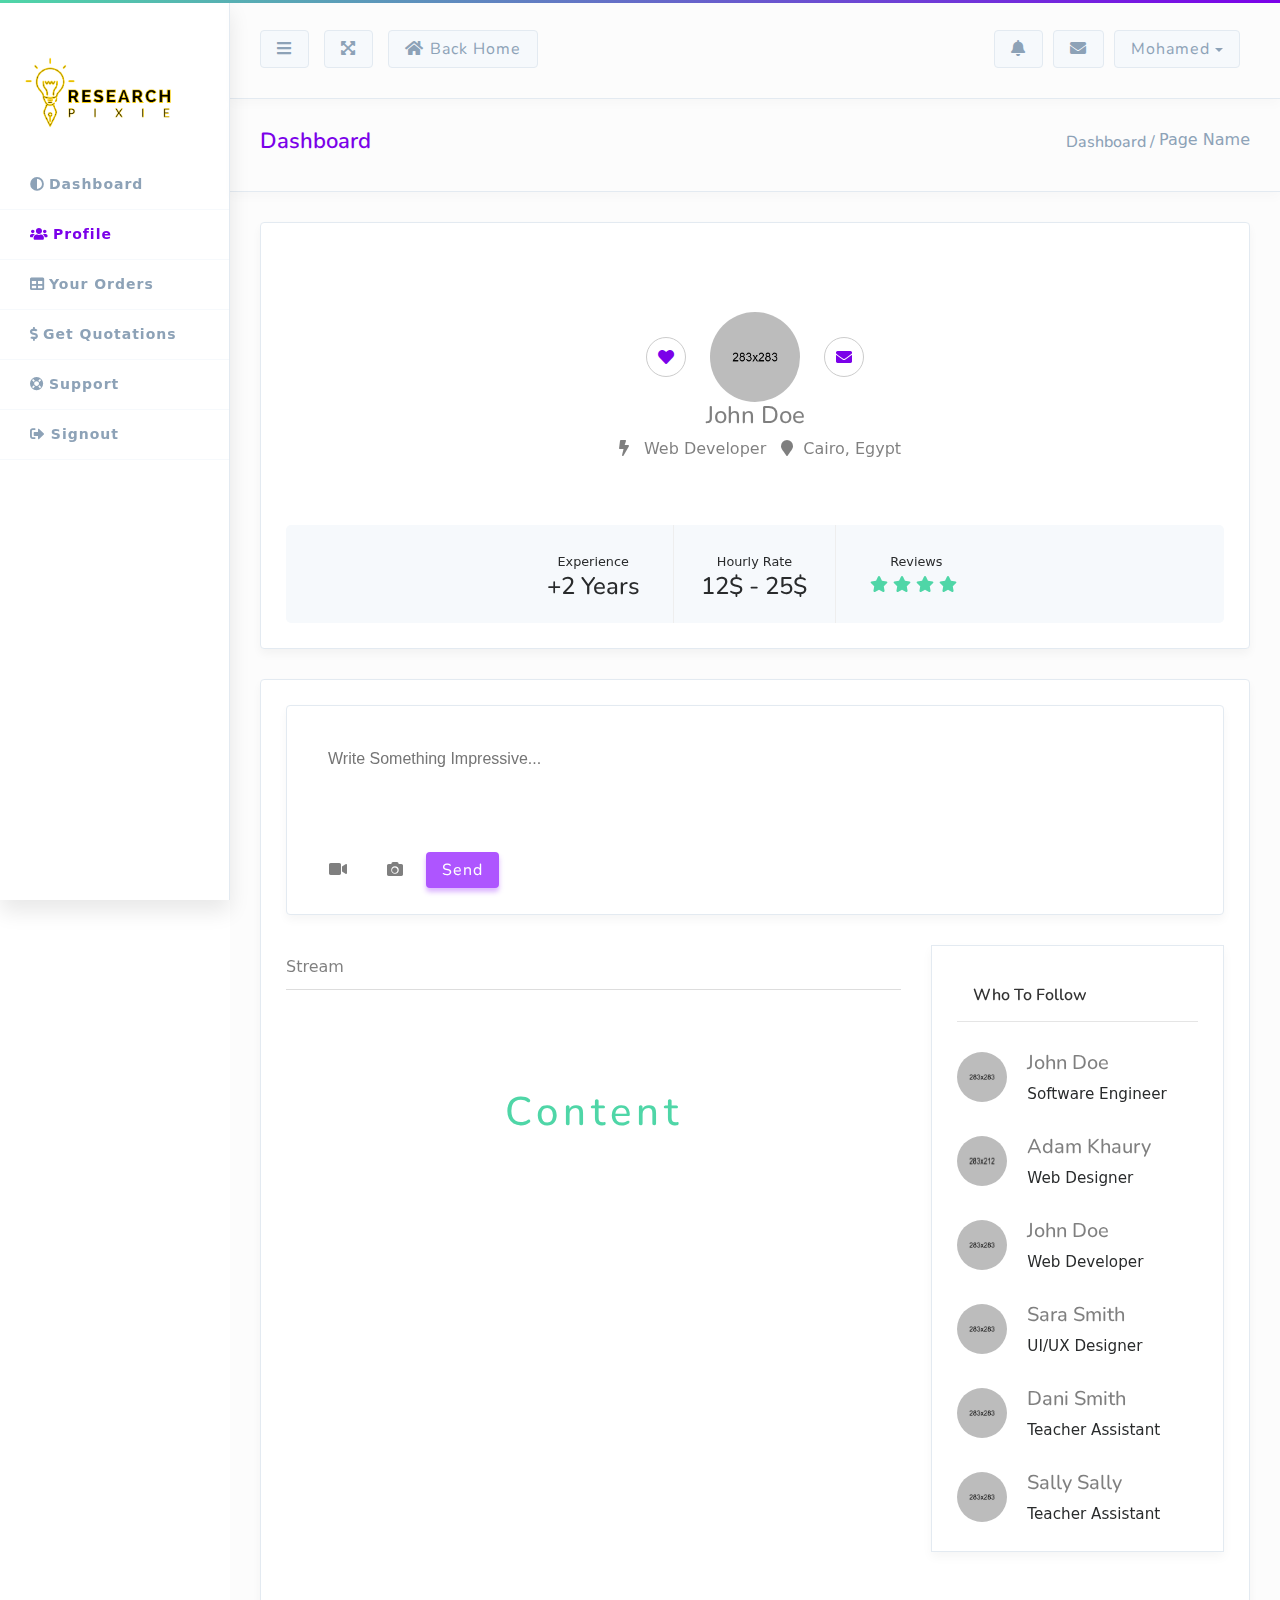
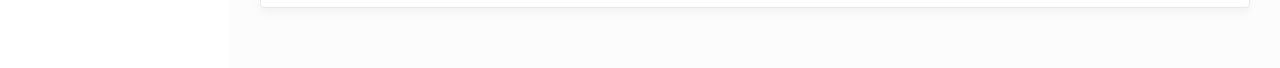
<file: NutflixAdmin/profile.html>
<!DOCTYPE html>
<html lang="en">
<head>
	<meta charset="UTF-8">
	<meta name="viewport" content="width=device-width, initial-scale=1.0">
	<meta http-equiv="X-UA-Compatible" content="ie=edge">
	<!-- start linking  -->
	<link href="https://fonts.googleapis.com/css?family=Nunito:300,400,600,700,800,900" rel="stylesheet">
	<link href="https://use.fontawesome.com/releases/v5.0.4/css/all.css" rel="stylesheet">
	<link rel="stylesheet" href="css/bootstrap.min.css">
	<link rel="stylesheet" href="css/app.css">
	<!-- icon -->
	<link rel="icon" href="img/log.png">
	<!-- end linking -->
	<title>NutFlix - admin</title>
</head>
<body>
<!-- start admin -->
<section id="admin">
	<!-- start sidebar -->
	<div class="sidebar">
		<!-- start with head -->
		<div class="head">
			<div class="logo">
				<img src="img/logo1.PNG" alt="" style=" height:100px">
			</div>
		</div>
		<!-- end with head -->
		<!-- start the list -->
		<div id="list">
			<ul class="nav flex-column">
				<li class="nav-item"><a href="index.html" class="nav-link" ><i class="fa fa-adjust"></i>Dashboard</a></li>
				<!-- end user interface submenu -->
				<!-- start with charts -->

				<!-- start charts submenue -->

				<!-- end charts submenue -->
				<!-- end with charts -->
				<li class="nav-item"><a href="profile.html" class="nav-link active"><i class="fa fa-users"></i>profile</a></li>
				<li class="nav-item"><a href="tabels.html" class="nav-link"><i class="fa fa-table"></i>Your Orders</a></li>
				<li class="nav-item"><a href="price.html" class="nav-link"><i class="fa fa-dollar-sign"></i>get quotations</a></li>
				<li class="nav-item"><a href="support.html" class="nav-link"><i class="fa fa-life-ring"></i>support</a></li>
				<li class="nav-item"><a href="inbox.html" class="nav-link"><i class="fas fa-sign-out-alt"></i> Signout</a></li>
			</ul>
		</div>
		<!-- end the list -->
	</div>
	<!-- end sidebar -->
	<!-- start content -->
	<div class="content">
		<!-- start content head -->
		<div class="head">
			<!-- head top -->
			<div class="top">
				<div class="left">
					<button id="on" class="btn btn-info"><i class="fa fa-bars"></i></button>
					<button id="off" class="btn btn-info hide"><i class="fa fa-align-left"></i></button>
					<button class="btn btn-info hidden-xs-down"><i class="fa fa-expand-arrows-alt"></i></button>
					<button class="btn btn-info hidden-xs-down"><i class="fa fa-home"></i>Back Home</button>
				</div>
				<div class="right">
					<button class="btn btn-info hidden-xs-down"><i class="fa fa-bell"></i></button>
					<button class="btn btn-info hidden-xs-down"><i class="fa fa-envelope"></i></button>
					<div class="dropdown">
						<button class="btn btn-info dropdown-toggle" id="userDropdown" data-toggle="dropdown" aria-haspopup="true" aria-expanded="false">mohamed</button>
						<div class="dropdown-menu" aria-labelledby="userDropdown">
							<a class="dropdown-item" href="#">profile</a>
							<a class="dropdown-item" href="#">sitting</a>
							<a class="dropdown-item" href="#">log out</a>
						</div>
					</div>
				</div>
			</div>
			<!-- end head top -->
			<!-- start head bottom -->
			<div class="bottom">
				<div class="left">
					<h1>dashboard</h1>
				</div>
				<div class="right">
					<h1>dashboard /</h1>
					<a href="#">page name</a>
				</div>
			</div>
			<!-- end head bottom -->
		</div>
		<!-- end content head -->
		<!-- start with the real content -->
		<div id="real">
			<!-- start content here -->
			<div id="Profile">
				<div class="profile-header card">
					<div class="profile-cover">
						<div class="cover-user m-b-lg">
							<div>
								<span class="cover-icon"><i class="fa fa-heart"></i></span>
							</div>
							<div>
								<div class="avatar avatar-xl avatar-circle">
									<a href="javascript:void(0)">
										<img class="img-responsive" src="img/221.jpg" alt="avatar"/>
									</a>
								</div><!-- .avatar -->
							</div>
							<div>
								<span class="cover-icon"><i class="fa fa-envelope"></i></span>
							</div>
						</div>
						<div class="text-center">
							<h4 class="profile-info-name m-b-lg"><a href="javascript:void(0)" class="title-color">John Doe</a></h4>
							<div>
								<a href="javascript:void(0)" class="m-r-xl theme-color"><i class="fa fa-bolt m-r-xs"></i> Web Developer</a>
								<a href="javascript:void(0)" class="theme-color"><i class="fa fa-map-marker m-r-xs"></i>Cairo, Egypt</a>
							</div>
						</div>
					</div><!-- .profile-cover -->

					<div class="promo-footer">
						<div class="row justify-content-center">
							<div class="col-sm-2 col-sm-offset-3 col-xs-6 promo-tab">
								<div class="text-center">
									<small>Experience</small>
									<h4 class="m-0 m-t-xs">+2 years</h4>
								</div>
							</div>
							<div class="col-sm-2 col-xs-6 promo-tab">
								<div class="text-center">
									<small>Hourly Rate</small>
									<h4 class="m-0 m-t-xs">12$ - 25$</h4>
								</div>
							</div>
							<div class="col-sm-2 col-xs-12 promo-tab">
								<div class="text-center">
									<small>Reviews</small>
									<div class="m-t-xs">
										<i class="text-primary fa fa-star"></i>
										<i class="text-primary fa fa-star"></i>
										<i class="text-primary fa fa-star"></i>
										<i class="text-primary fa fa-star"></i>
										<i class="text-primary fa fa-star-o"></i>
									</div>
								</div>
							</div>
						</div>
					</div><!-- .promo-footer -->
				</div><!-- .profile-header -->

				<div class="wrap card">
					<section class="app-content">
						<div class="panel card" id="status-update-panel">
							<div class="panel-body">
								<textarea name="status_update_content" id="status-update-content" cols="30" rows="10" placeholder="Write Something Impressive..."></textarea>
							</div>
							<div class="panel-footer">
								<a href="javascript:void(0)" class="btn btn-default"><i class="fa fa-video"></i></a>
								<a href="javascript:void(0)" class="btn btn-default"><i class="fa fa-camera"></i></a>
								<button type="button" role="button" class="btn btn-primary pull-right">Send</button>
							</div>
						</div><!-- #status-update-panel -->

						<div class="row">
							<div class="col-md-8">
								<div id="profile-tabs" class="nav-tabs-horizontal white m-b-lg">
									<!-- tabs list -->
									<ul class="nav nav-tabs" role="tablist">
										<li role="presentation" class="active"><a href="#profile-stream" aria-controls="stream" role="tab" data-toggle="tab">Stream</a></li>
									</ul><!-- .nav-tabs -->

									<h1>content</h1>
								</div><!-- #profile-components -->
							</div><!-- END column -->

							<div class="col-md-4">
								<div class="row">
									<div class="col-md-12 col-sm-6">
										<div class="widget who-to-follow-widget">
											<div class="widget-header p-h-lg p-v-md">
												<h4 class="widget-title">Who To Follow</h4>
											</div>
											<hr class="widget-separator m-0">
											<div class="media-group">
												<div class="media-group-item b-0 p-h-sm">
													<div class="media">
														<div class="media-left">
															<div class="avatar avatar-md avatar-circle">
																<img src="img/221.jpg" alt="">
																<i class="status status-online"></i>
															</div>
														</div>
														<div class="media-body">
															<h5 class="media-heading"><a href="javascript:void(0)">John Doe</a></h5>
															<small class="media-meta">Software Engineer</small>
														</div>
													</div>
												</div><!-- .media-group-item -->

												<div class="media-group-item b-0 p-h-sm">
													<div class="media">
														<div class="media-left">
															<div class="avatar avatar-md avatar-circle">
																<img src="img/101.jpg" alt="">
																<i class="status status-offline"></i>
															</div>
														</div>
														<div class="media-body">
															<h5 class="media-heading"><a href="javascript:void(0)">Adam Khaury</a></h5>
															<small class="media-meta">Web Designer</small>
														</div>
													</div>
												</div><!-- .media-group-item -->

												<div class="media-group-item b-0 p-h-sm">
													<div class="media">
														<div class="media-left">
															<div class="avatar avatar-md avatar-circle">
																<img src="img/209.jpg" alt="">
																<i class="status status-offline"></i>
															</div>
														</div>
														<div class="media-body">
															<h5 class="media-heading"><a href="javascript:void(0)">John Doe</a></h5>
															<small class="media-meta">Web Developer</small>
														</div>
													</div>
												</div><!-- .media-group-item -->

												<div class="media-group-item b-0 p-h-sm">
													<div class="media">
														<div class="media-left">
															<div class="avatar avatar-md avatar-circle">
																<img src="img/203.jpg" alt="">
																<i class="status status-away"></i>
															</div>
														</div>
														<div class="media-body">
															<h5 class="media-heading"><a href="javascript:void(0)">Sara Smith</a></h5>
															<small class="media-meta">UI/UX Designer</small>
														</div>
													</div>
												</div><!-- .media-group-item -->

												<div class="media-group-item b-0 p-h-sm">
													<div class="media">
														<div class="media-left">
															<div class="avatar avatar-md avatar-circle">
																<img src="img/204.jpg" alt="">
																<i class="status status-away"></i>
															</div>
														</div>
														<div class="media-body">
															<h5 class="media-heading"><a href="javascript:void(0)">Dani Smith</a></h5>
															<small class="media-meta">Teacher Assistant</small>
														</div>
													</div>
												</div><!-- .media-group-item -->

												<div class="media-group-item b-0 p-h-sm">
													<div class="media">
														<div class="media-left">
															<div class="avatar avatar-md avatar-circle">
																<img src="img/202.jpg" alt="">
																<i class="status status-away"></i>
															</div>
														</div>
														<div class="media-body">
															<h5 class="media-heading"><a href="javascript:void(0)">Sally Sally</a></h5>
															<small class="media-meta">Teacher Assistant</small>
														</div>
													</div>
												</div><!-- .media-group-item -->
											</div>
										</div><!-- .widget -->
									</div><!-- END column -->

								</div><!-- .row -->

							</div><!-- END column -->
						</div><!-- .row -->
					</section><!-- #dash-content -->
				</div><!-- .row -->

				<!-- Likes/comments Modal -->
				<div id="likesModal" class="modal fade" tabindex="-1" role="dialog">
					<div class="modal-dialog">
						<div class="modal-content">
							<div class="modal-header">
								<button type="button" class="close" data-dismiss="modal" aria-label="Close"><span aria-hidden="true">&times;</span></button>
								<h4 class="modal-title">3 people like this</h4>
							</div>
							<div class="modal-body">
								<ul class="list-group m-0">
									<li class="list-group-item">
										<div class="media">
											<div class="media-left">
												<a href="javascript:void(0)" class="avatar avatar-sm">
													<img class="img-responsive" src="img/221.jpg" alt="avatar"/>
												</a><!-- .avatar -->
											</div>
											<div class="media-body">
												<h5 class="media-heading m-0"><a href="javascript:void(0)">John Doe</a></h5>
											</div>
											<div class="media-right">
												<a href="javascript:void(0)" class="btn btn-sm btn-default"><i class="fa fa-rss m-r-xs"></i>Follow</a>
											</div>
										</div>
									</li>

									<li class="list-group-item">
										<div class="media">
											<div class="media-left">
												<a href="javascript:void(0)" class="avatar avatar-sm">
													<img class="img-responsive" src="img/104.jpg" alt="avatar"/>
												</a><!-- .avatar -->
											</div>
											<div class="media-body">
												<h5 class="media-heading m-0"><a href="javascript:void(0)">Sara Adams</a></h5>
											</div>
											<div class="media-right">
												<a href="javascript:void(0)" class="btn btn-sm btn-default"><i class="fa fa-user-plus m-r-xs"></i>Add Freind</a>
											</div>
										</div>
									</li>

									<li class="list-group-item">
										<div class="media">
											<div class="media-left">
												<a href="javascript:void(0)" class="avatar avatar-sm">
													<img class="img-responsive" src="img/101.jpg" alt="avatar"/>
												</a><!-- .avatar -->
											</div>
											<div class="media-body">
												<h5 class="media-heading m-0"><a href="javascript:void(0)">John Doe</a></h5>
											</div>
											<div class="media-right">
												<a href="javascript:void(0)" class="btn btn-sm btn-default"><i class="fa fa-user-plus m-r-xs"></i>Add Friend</a>
											</div>
										</div>
									</li>
								</ul>
							</div>
						</div><!-- /.modal-content -->
					</div><!-- /.modal-dialog -->
				</div><!-- /.modal -->
			</div>
			<!-- end content -->
		</div>
		<!-- end the real content -->
	</div>
	<!-- end content -->
</section>
<!-- end admin -->
<!-- start screpting -->
<script src="js/jquery.min.js"></script>
<script src="js/tether.min.js"></script>
<script src="js/bootstrap.min.js"></script>
<script src="js/highcharts.js"></script>
<script src="js/chart.js"></script>
<script src="js/app.js"></script>
<!-- end screpting -->
</body>
</html>
</file>
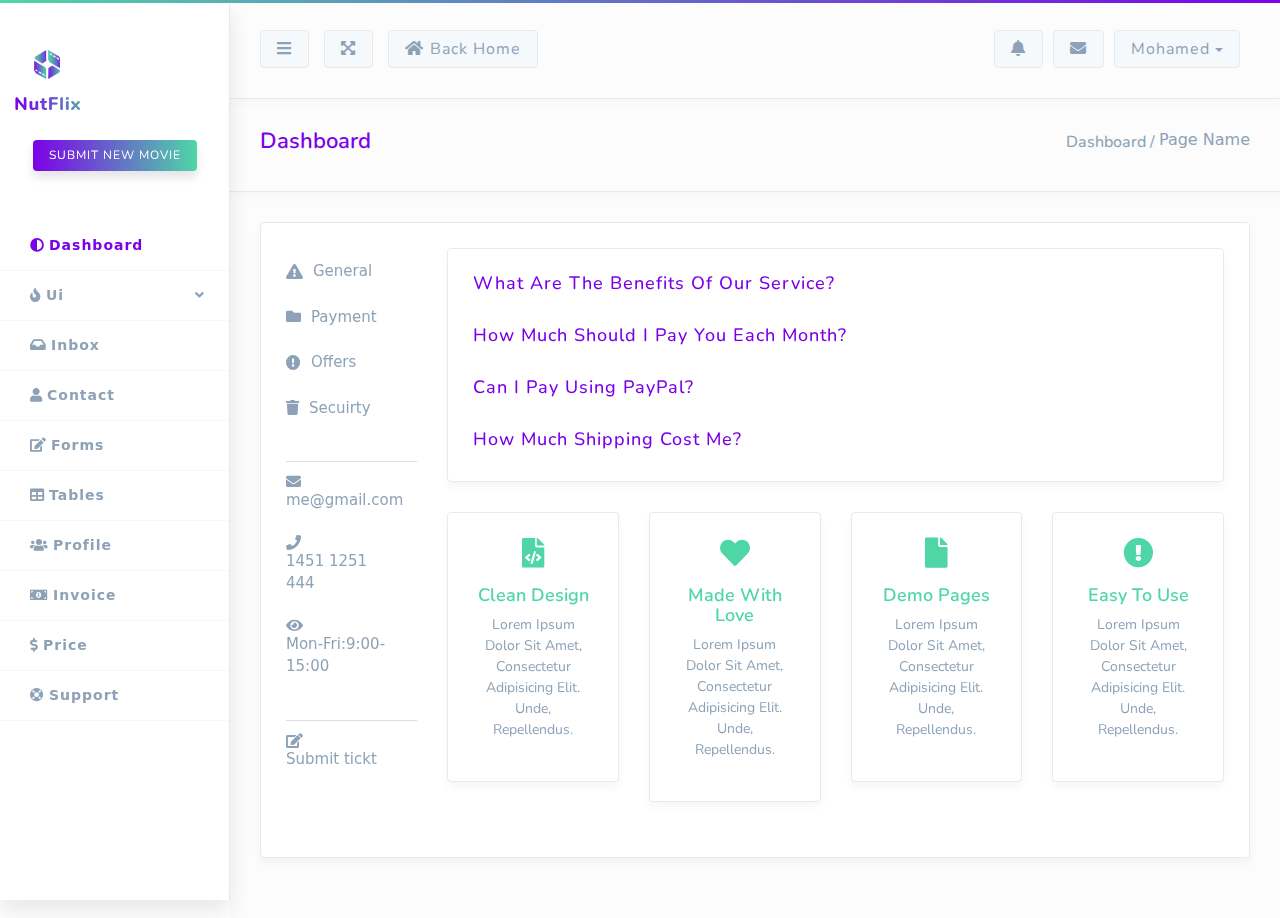
<file: NutflixAdmin/support.html>
<!DOCTYPE html>
<html lang="en">
<head>
  <meta charset="UTF-8">
  <meta name="viewport" content="width=device-width, initial-scale=1.0">
  <meta http-equiv="X-UA-Compatible" content="ie=edge">
  <!-- start linking  -->
  <link href="https://fonts.googleapis.com/css?family=Nunito:300,400,600,700,800,900" rel="stylesheet">
  <link href="https://use.fontawesome.com/releases/v5.0.4/css/all.css" rel="stylesheet">
  <link rel="stylesheet" href="css/bootstrap.min.css">
  <link rel="stylesheet" href="css/app.css">
  <!-- icon -->
  <link rel="icon" href="img/log.png">
  <!-- end linking -->
  <title>NutFlix - admin</title>
</head>
<body>
<!-- start admin -->
<section id="admin">
  <!-- start sidebar -->
  <div class="sidebar">
    <!-- start with head -->
    <div class="head">
      <div class="logo">
        <img src="img/logo-admin.png" alt="">
      </div>
      <a href="#" class="btn btn-danger">SUBMIT new MOVIE</a>
    </div>
    <!-- end with head -->
    <!-- start the list -->
    <div id="list">
      <ul class="nav flex-column">
        <li class="nav-item"><a href="index.html" class="nav-link active" ><i class="fa fa-adjust"></i>Dashboard</a></li>
        <!-- end user interface submenu -->
        <!-- start with charts -->
        <li class="nav-item"><a href="#menu3" class="nav-link collapsed" data-toggle="collapse"><i class="fa fa-fire"></i>ui<span class="sub-ico"><i class="fa fa-angle-down"></i></span></a></li>
        <!-- start charts submenue -->
        <li class="sub collapse" id="menu3">
            <a href="ui-alerts.html" class="nav-link" data-parent="#menu3">alerts</a>
            <a href="ui-btns.html" class="nav-link" data-parent="#menu3">buttons</a>
            <a href="ui-cards.html" class="nav-link" data-parent="#menu3">cards</a>
            <a href="ui-list.html" class="nav-link" data-parent="#menu3">list</a>
            <a href="ui-progress-bars.html" class="nav-link" data-parent="#menu3">progress</a>
        </li>
        <!-- end charts submenue -->
        <!-- end with charts -->
        <li class="nav-item"><a href="inbox.html" class="nav-link"><i class="fa fa-inbox"></i>inbox</a></li>
        <li class="nav-item"><a href="contacts.html" class="nav-link"><i class="fa fa-user"></i>contact</a></li>
        <li class="nav-item"><a href="forms.html" class="nav-link"><i class="fa fa-edit"></i>forms</a></li>
        <li class="nav-item"><a href="tabels.html" class="nav-link"><i class="fa fa-table"></i>tables</a></li>
        <li class="nav-item"><a href="profile.html" class="nav-link"><i class="fa fa-users"></i>profile</a></li>
        <li class="nav-item"><a href="invoice.html" class="nav-link"><i class="fa fa-money-bill-alt"></i>invoice</a></li>
        <li class="nav-item"><a href="price.html" class="nav-link"><i class="fa fa-dollar-sign"></i>price</a></li>
        <li class="nav-item"><a href="support.html" class="nav-link"><i class="fa fa-life-ring"></i>support</a></li>
      </ul>
    </div>
    <!-- end the list -->
  </div>
  <!-- end sidebar -->
  <!-- start content -->
  <div class="content">
    <!-- start content head -->
    <div class="head">
      <!-- head top -->
      <div class="top">
        <div class="left">
          <button id="on" class="btn btn-info"><i class="fa fa-bars"></i></button>
          <button id="off" class="btn btn-info hide"><i class="fa fa-align-left"></i></button>
          <button class="btn btn-info hidden-xs-down"><i class="fa fa-expand-arrows-alt"></i></button>
          <button class="btn btn-info hidden-xs-down"><i class="fa fa-home"></i>Back Home</button>
        </div>
        <div class="right">
          <button class="btn btn-info hidden-xs-down"><i class="fa fa-bell"></i></button>
          <button class="btn btn-info hidden-xs-down"><i class="fa fa-envelope"></i></button>
          <div class="dropdown">
            <button class="btn btn-info dropdown-toggle" id="userDropdown" data-toggle="dropdown" aria-haspopup="true" aria-expanded="false">mohamed</button>
            <div class="dropdown-menu" aria-labelledby="userDropdown">
             <a class="dropdown-item" href="#">profile</a>
             <a class="dropdown-item" href="#">sitting</a>
             <a class="dropdown-item" href="#">log out</a>
           </div>
          </div>
        </div>
      </div>
      <!-- end head top -->
      <!-- start head bottom -->
      <div class="bottom">
        <div class="left">
          <h1>dashboard</h1>
        </div>
        <div class="right">
          <h1>dashboard /</h1>
          <a href="#">page name</a>
        </div>
      </div>
      <!-- end head bottom -->
    </div>
    <!-- end content head -->
    <!-- start with the real content -->
    <div id="real">
      <!-- start content here -->
      <div class="wrap card" id="support">
        <!-- CONTENT -->
        <section class="app-content">
          <div class="row">
            <div class="col-md-2">
              <div class="app-action-panel" id="support-action-panel">
                <div class="action-panel-toggle" data-toggle="class" data-target="#support-action-panel" data-class="open">
                  <i class="fa fa-chevron-right"></i>
                  <i class="fa fa-chevron-left"></i>
                </div><!-- .app-action-panel -->

                <div class="app-actions-list scrollable-container">
                  <!-- mail category list -->
                  <div class="list-group">
                    <a href="javascript:void(0)" class="text-color list-group-item"><i class="m-r-sm fa fa-exclamation-triangle"></i>General</a>
                    <a href="javascript:void(0)" class="text-color list-group-item"><i class="m-r-sm fa fa-folder"></i>Payment</a>
                    <a href="javascript:void(0)" class="text-color list-group-item"><i class="m-r-sm fa fa-exclamation-circle"></i>Offers</a>
                    <a href="javascript:void(0)" class="text-color list-group-item"><i class="m-r-sm fa fa-trash"></i>Secuirty</a>
                  </div><!-- .list-group -->

                  <hr class="m-0 m-b-md" style="border-color: #ddd;">

                  <div class="list-group">
                    <a href="javascript:void(0)" class="text-color list-group-item"><i class="m-r-sm fa fa-envelope"></i>me@gmail.com</a>
                    <a href="javascript:void(0)" class="text-color list-group-item"><i class="m-r-sm fa fa-phone"></i>1451 1251 444</a>
                    <a href="javascript:void(0)" class="text-color list-group-item"><i class="m-r-sm fa fa-eye"></i>Mon-Fri:9:00-15:00</a>
                  </div><!-- .list-group -->

                  <hr class="m-0 m-b-md" style="border-color: #ddd;">
                  <div class="list-group">
                    <a href="javascript:void(0)" class="list-group-item"><i class="fa m-r-sm fa-edit"></i>Submit tickt</a>
                  </div><!-- .list-group -->
                </div><!-- .app-actions-list -->
              </div><!-- .app-action-panel -->
            </div><!-- END column -->

            <div class="col-md-10 ">
              <div class="panel-group accordion card" id="accordion" role="tablist" aria-multiselectable="true">
                <div class="panel panel-default">
                  <div class="panel-heading" role="tab" id="heading-1">
                    <a class="accordion-toggle" role="button" data-toggle="collapse" data-parent="#accordion" href="#collapse-1" aria-expanded="true" aria-controls="collapse-1">
                      <h4 class="panel-title">What are the benefits of our service?</h4>
                      <i class="fa acc-switch"></i>
                    </a>
                  </div>
                  <div id="collapse-1" class="panel-collapse collapse in" role="tabpanel" aria-labelledby="heading-1">
                    <div class="panel-body">
                      <p>Anim pariatur cliche reprehenderit, enim eiusmod high life accusamus terry richardson ad squid. 3 wolf moon officia aute, non cupidatat skateboard dolor brunch. Food truck quinoa nesciunt laborum eiusmod. Brunch 3 wolf moon tempor, sunt aliqua put a bird on it squid single-origin coffee nulla assumenda shoreditch et. Nihil anim keffiyeh helvetica, craft beer labore wes anderson cred nesciunt sapiente ea proident. Ad vegan excepteur butcher vice lomo. Leggings occaecat craft beer farm-to-table, raw denim aesthetic synth nesciunt you probably haven't heard of them accusamus labore sustainable VHS.</p>
                    </div>
                  </div>
                </div>

                <div class="panel panel-default">
                  <div class="panel-heading" role="tab" id="heading-2">
                    <a class="accordion-toggle" role="button" data-toggle="collapse" data-parent="#accordion" href="#collapse-2" aria-expanded="false" aria-controls="collapse-2">
                      <h4 class="panel-title">How much should I pay you each month?</h4>
                      <i class="fa acc-switch"></i>
                    </a>
                  </div>
                  <div id="collapse-2" class="panel-collapse collapse" role="tabpanel" aria-labelledby="heading-2">
                    <div class="panel-body">
                      <p>Anim pariatur cliche reprehenderit, enim eiusmod high life accusamus terry richardson ad squid. 3 wolf moon officia aute, non cupidatat skateboard dolor brunch. Food truck quinoa nesciunt laborum eiusmod. Brunch 3 wolf moon tempor, sunt aliqua put a bird on it squid single-origin coffee nulla assumenda shoreditch et. Nihil anim keffiyeh helvetica, craft beer labore wes anderson cred nesciunt sapiente ea proident. Ad vegan excepteur butcher vice lomo. Leggings occaecat craft beer farm-to-table, raw denim aesthetic synth nesciunt you probably haven't heard of them accusamus labore sustainable VHS.</p>
                    </div>
                  </div>
                </div>

                <div class="panel panel-default">
                  <div class="panel-heading" role="tab" id="heading-3">
                    <a class="accordion-toggle" role="button" data-toggle="collapse" data-parent="#accordion" href="#collapse-3" aria-expanded="false" aria-controls="collapse-3">
                      <h4 class="panel-title">Can I pay using PayPal?</h4>
                      <i class="fa acc-switch"></i>
                    </a>
                  </div>
                  <div id="collapse-3" class="panel-collapse collapse" role="tabpanel" aria-labelledby="heading-3">
                    <div class="panel-body">
                      <p>Anim pariatur cliche reprehenderit, enim eiusmod high life accusamus terry richardson ad squid. 3 wolf moon officia aute, non cupidatat skateboard dolor brunch. Food truck quinoa nesciunt laborum eiusmod. Brunch 3 wolf moon tempor, sunt aliqua put a bird on it squid single-origin coffee nulla assumenda shoreditch et. Nihil anim keffiyeh helvetica, craft beer labore wes anderson cred nesciunt sapiente ea proident. Ad vegan excepteur butcher vice lomo. Leggings occaecat craft beer farm-to-table, raw denim aesthetic synth nesciunt you probably haven't heard of them accusamus labore sustainable VHS.</p>
                    </div>
                  </div>
                </div>

                <div class="panel panel-default">
                  <div class="panel-heading" role="tab" id="heading-4">
                    <a class="accordion-toggle" role="button" data-toggle="collapse" data-parent="#accordion" href="#collapse-4" aria-expanded="false" aria-controls="collapse-4">
                      <h4 class="panel-title">How much shipping cost me?</h4>
                      <i class="fa acc-switch"></i>
                    </a>
                  </div>
                  <div id="collapse-4" class="panel-collapse collapse" role="tabpanel" aria-labelledby="heading-4">
                    <div class="panel-body">
                      <p>Anim pariatur cliche reprehenderit, enim eiusmod high life accusamus terry richardson ad squid. 3 wolf moon officia aute, non cupidatat skateboard dolor brunch. Food truck quinoa nesciunt laborum eiusmod. Brunch 3 wolf moon tempor, sunt aliqua put a bird on it squid single-origin coffee nulla assumenda shoreditch et. Nihil anim keffiyeh helvetica, craft beer labore wes anderson cred nesciunt sapiente ea proident. Ad vegan excepteur butcher vice lomo. Leggings occaecat craft beer farm-to-table, raw denim aesthetic synth nesciunt you probably haven't heard of them accusamus labore sustainable VHS.</p>
                    </div>
                  </div>
                </div>
              </div>

              <div class="row">
                <div class="col-md-3 col-sm-6 ">
                  <div class="card p-md text-center _bg_white">
                    <p class="text-primary fz-lg"><i class="fa fa-file-code"></i></p>
                    <h4 class="text-primary">Clean Design</h4>
                    <p>Lorem ipsum dolor sit amet, consectetur adipisicing elit. Unde, repellendus.</p>
                  </div>
                </div>

                <div class="col-md-3 col-sm-6">
                  <div class="card p-md text-center">
                    <p class="text-primary fz-lg"><i class="fa fa-heart"></i></p>
                    <h4 class="text-primary">Made With Love</h4>
                    <p>Lorem ipsum dolor sit amet, consectetur adipisicing elit. Unde, repellendus.</p>
                  </div>
                </div>

                <div class="col-md-3 col-sm-6">
                  <div class="card p-md text-center">
                    <p class="text-primary fz-lg"><i class="fa fa-file"></i></p>
                    <h4 class="text-primary">Demo Pages</h4>
                    <p>Lorem ipsum dolor sit amet, consectetur adipisicing elit. Unde, repellendus.</p>
                  </div>
                </div>

                <div class="col-md-3 col-sm-6">
                  <div class="card p-md text-center">
                    <p class="text-primary fz-lg"><i class="fa fa-exclamation-circle"></i></p>
                    <h4 class="text-primary">Easy To Use</h4>
                    <p>Lorem ipsum dolor sit amet, consectetur adipisicing elit. Unde, repellendus.</p>
                  </div>
                </div>
              </div>
            </div><!-- END column -->
          </div>
        </section><!-- .app-content -->
      </div><!-- .wrap -->
      <!-- end content -->
    </div>
    <!-- end the real content -->
  </div>
  <!-- end content -->
</section>
<!-- end admin -->
<!-- start screpting -->
<script src="js/jquery.min.js"></script>
<script src="js/tether.min.js"></script>
<script src="js/bootstrap.min.js"></script>
<script src="js/highcharts.js"></script>
<script src="js/chart.js"></script>
<script src="js/app.js"></script>
<!-- end screpting -->
</body>
</html>
</file>
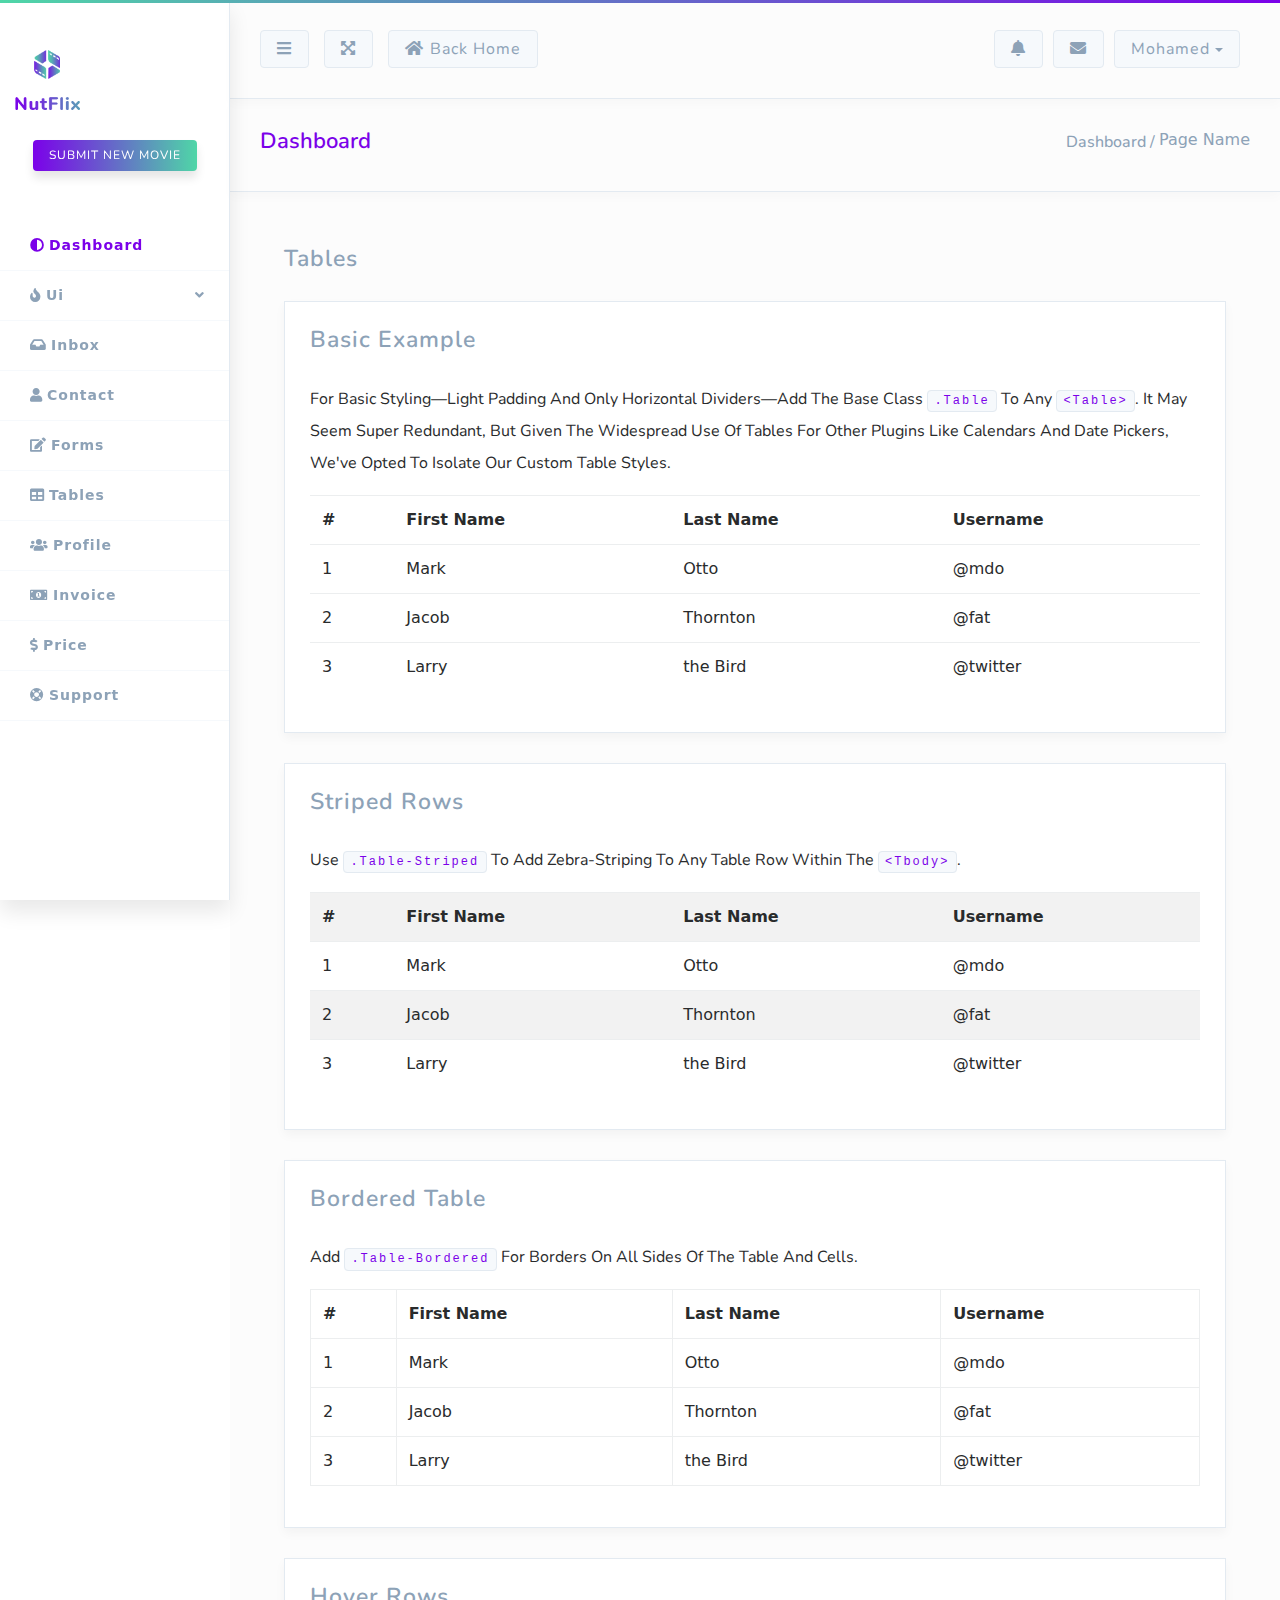
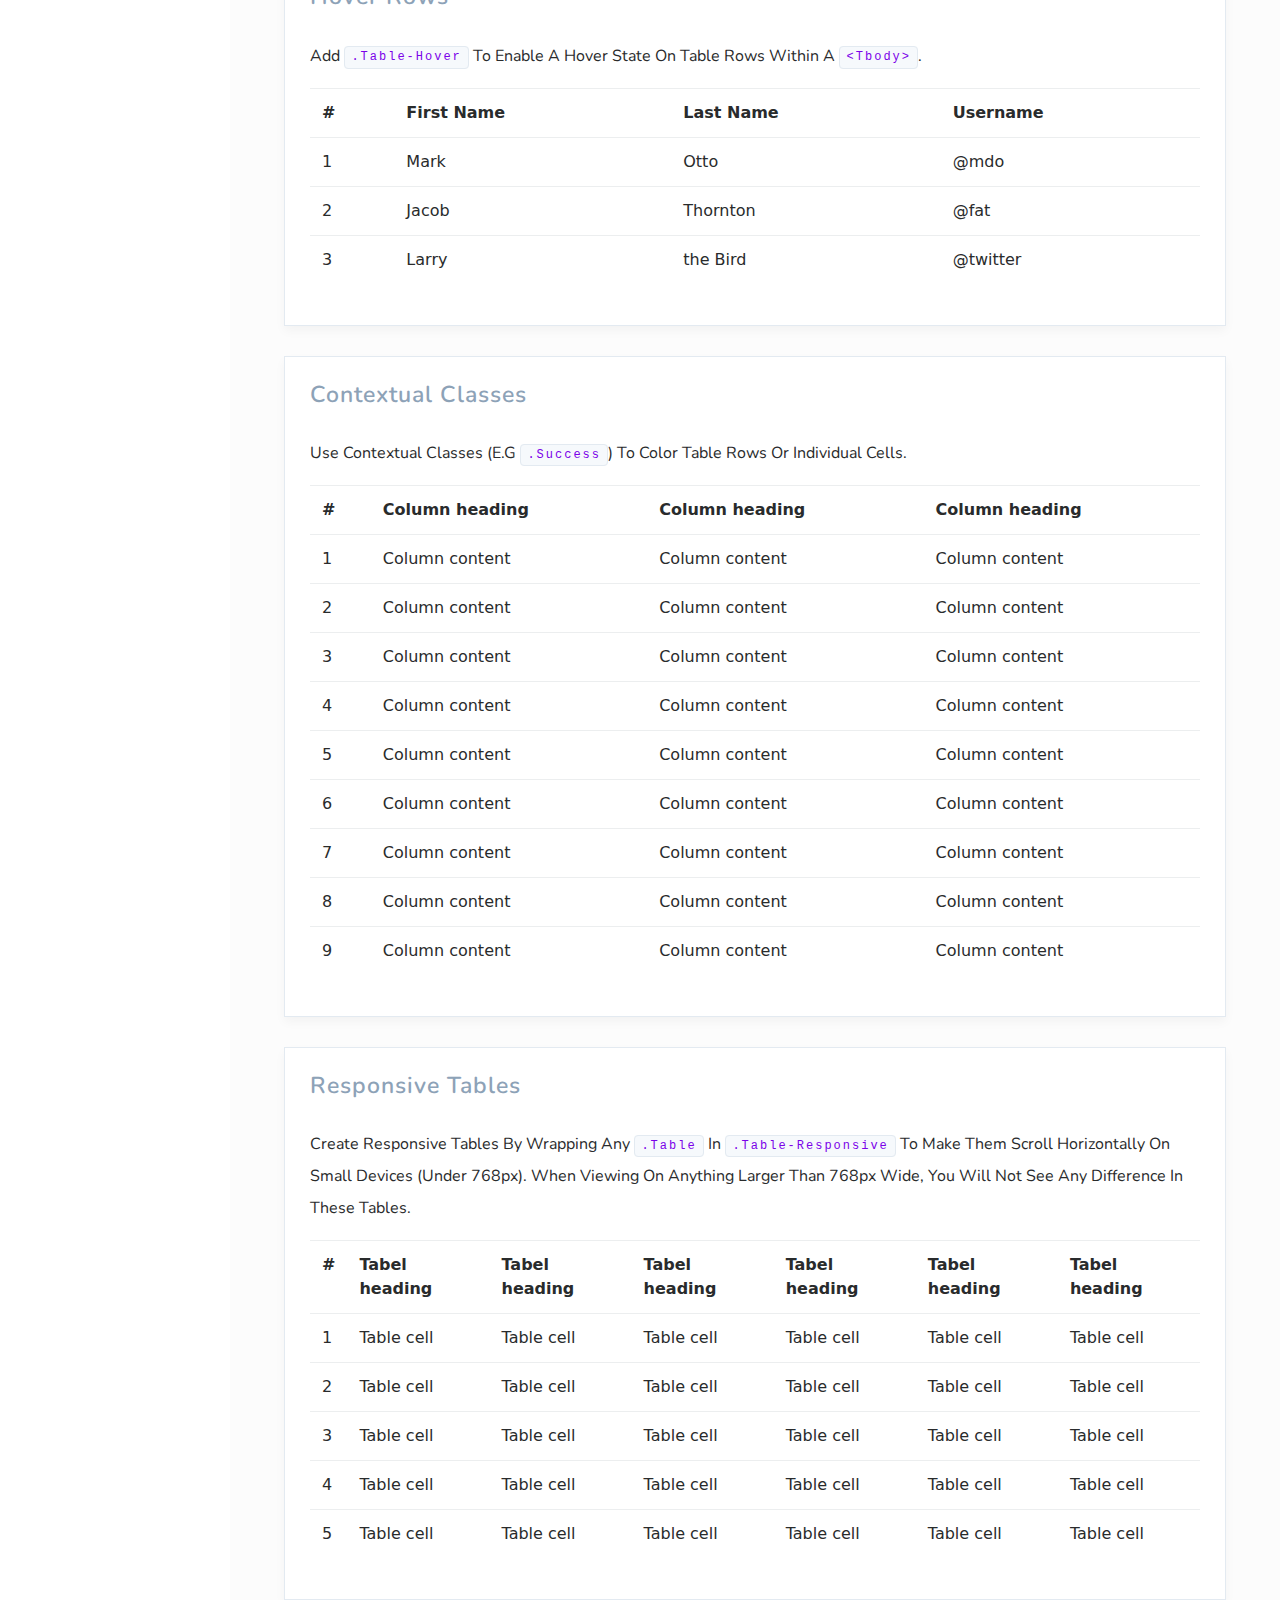
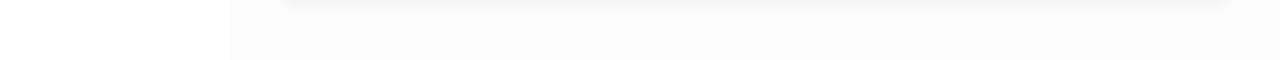
<file: NutflixAdmin/tabels.html>
<!DOCTYPE html>
<html lang="en">
<head>
  <meta charset="UTF-8">
  <meta name="viewport" content="width=device-width, initial-scale=1.0">
  <meta http-equiv="X-UA-Compatible" content="ie=edge">
  <!-- start linking  -->
  <link href="https://fonts.googleapis.com/css?family=Nunito:300,400,600,700,800,900" rel="stylesheet">
  <link href="https://use.fontawesome.com/releases/v5.0.4/css/all.css" rel="stylesheet">
  <link rel="stylesheet" href="css/bootstrap.min.css">
  <link rel="stylesheet" href="css/app.css">
  <!-- icon -->
  <link rel="icon" href="img/log.png">
  <!-- end linking -->
  <title>NutFlix - admin</title>
</head>
<body>
<!-- start admin -->
<section id="admin">
  <!-- start sidebar -->
  <div class="sidebar">
    <!-- start with head -->
    <div class="head">
      <div class="logo">
        <img src="img/logo-admin.png" alt="">
      </div>
      <a href="#" class="btn btn-danger">SUBMIT new MOVIE</a>
    </div>
    <!-- end with head -->
    <!-- start the list -->
    <div id="list">
      <ul class="nav flex-column">
        <li class="nav-item"><a href="index.html" class="nav-link active" ><i class="fa fa-adjust"></i>Dashboard</a></li>
        <!-- end user interface submenu -->
        <!-- start with charts -->
        <li class="nav-item"><a href="#menu3" class="nav-link collapsed" data-toggle="collapse"><i class="fa fa-fire"></i>ui<span class="sub-ico"><i class="fa fa-angle-down"></i></span></a></li>
        <!-- start charts submenue -->
        <li class="sub collapse" id="menu3">
            <a href="ui-alerts.html" class="nav-link" data-parent="#menu3">alerts</a>
            <a href="ui-btns.html" class="nav-link" data-parent="#menu3">buttons</a>
            <a href="ui-cards.html" class="nav-link" data-parent="#menu3">cards</a>
            <a href="ui-list.html" class="nav-link" data-parent="#menu3">list</a>
            <a href="ui-progress-bars.html" class="nav-link" data-parent="#menu3">progress</a>
        </li>
        <!-- end charts submenue -->
        <!-- end with charts -->
        <li class="nav-item"><a href="inbox.html" class="nav-link"><i class="fa fa-inbox"></i>inbox</a></li>
        <li class="nav-item"><a href="contacts.html" class="nav-link"><i class="fa fa-user"></i>contact</a></li>
        <li class="nav-item"><a href="forms.html" class="nav-link"><i class="fa fa-edit"></i>forms</a></li>
        <li class="nav-item"><a href="tabels.html" class="nav-link"><i class="fa fa-table"></i>tables</a></li>
        <li class="nav-item"><a href="profile.html" class="nav-link"><i class="fa fa-users"></i>profile</a></li>
        <li class="nav-item"><a href="invoice.html" class="nav-link"><i class="fa fa-money-bill-alt"></i>invoice</a></li>
        <li class="nav-item"><a href="price.html" class="nav-link"><i class="fa fa-dollar-sign"></i>price</a></li>
        <li class="nav-item"><a href="support.html" class="nav-link"><i class="fa fa-life-ring"></i>support</a></li>
      </ul>
    </div>
    <!-- end the list -->
  </div>
  <!-- end sidebar -->
  <!-- start content -->
  <div class="content">
    <!-- start content head -->
    <div class="head">
      <!-- head top -->
      <div class="top">
        <div class="left">
          <button id="on" class="btn btn-info"><i class="fa fa-bars"></i></button>
          <button id="off" class="btn btn-info hide"><i class="fa fa-align-left"></i></button>
          <button class="btn btn-info hidden-xs-down"><i class="fa fa-expand-arrows-alt"></i></button>
          <button class="btn btn-info hidden-xs-down"><i class="fa fa-home"></i>Back Home</button>
        </div>
        <div class="right">
          <button class="btn btn-info hidden-xs-down"><i class="fa fa-bell"></i></button>
          <button class="btn btn-info hidden-xs-down"><i class="fa fa-envelope"></i></button>
          <div class="dropdown">
            <button class="btn btn-info dropdown-toggle" id="userDropdown" data-toggle="dropdown" aria-haspopup="true" aria-expanded="false">mohamed</button>
            <div class="dropdown-menu" aria-labelledby="userDropdown">
             <a class="dropdown-item" href="#">profile</a>
             <a class="dropdown-item" href="#">sitting</a>
             <a class="dropdown-item" href="#">log out</a>
           </div>
          </div>
        </div>
      </div>
      <!-- end head top -->
      <!-- start head bottom -->
      <div class="bottom">
        <div class="left">
          <h1>dashboard</h1>
        </div>
        <div class="right">
          <h1>dashboard /</h1>
          <a href="#">page name</a>
        </div>
      </div>
      <!-- end head bottom -->
    </div>
    <!-- end content head -->
    <!-- start with the real content -->
    <div id="real">
      <!-- start content here -->
      <div class="wrap">
      	<section class="app-content">
      		<div class="row">
      			<div class="col-md-12">
      				<h4 class="m-b-lg">Tables</h4>
      			</div><!-- END column -->

      			<div class="col-md-12">
      				<div class="widget p-lg">
      					<h4 class="m-b-lg">Basic example</h4>
      					<p class="m-b-lg docs">
      						For basic styling—light padding and only horizontal dividers—add the base class <code>.table</code> to any <code>&lt;table&gt;</code>. It may seem super redundant, but given the widespread use of tables for other plugins like calendars and date pickers, we've opted to isolate our custom table styles.
      					</p>

      					<table class="table">
      						<tr><th>#</th><th>First Name</th><th>Last Name</th><th>Username</th></tr>
      						<tr><td>1</td><td>Mark</td><td>Otto</td><td>@mdo</td></tr>
      						<tr><td>2</td><td>Jacob</td><td>Thornton</td><td>@fat</td></tr>
      						<tr><td>3</td><td>Larry</td><td>the Bird</td><td>@twitter</td></tr>
      					</table>
      				</div><!-- .widget -->
      			</div><!-- END column -->

      			<div class="col-md-12">
      				<div class="widget p-lg">
      					<h4 class="m-b-lg">Striped rows</h4>
      					<p class="m-b-lg docs">
      						Use <code>.table-striped</code> to add zebra-striping to any table row within the <code>&lt;tbody&gt;</code>.
      					</p>

      					<table class="table table-striped">
      						<tr><th>#</th><th>First Name</th><th>Last Name</th><th>Username</th></tr>
      						<tr><td>1</td><td>Mark</td><td>Otto</td><td>@mdo</td></tr>
      						<tr><td>2</td><td>Jacob</td><td>Thornton</td><td>@fat</td></tr>
      						<tr><td>3</td><td>Larry</td><td>the Bird</td><td>@twitter</td></tr>
      					</table>
      				</div><!-- .widget -->
      			</div><!-- END column -->

      			<div class="col-md-12">
      				<div class="widget p-lg">
      					<h4 class="m-b-lg">Bordered table</h4>
      					<p class="m-b-lg docs">
      						Add <code>.table-bordered</code> for borders on all sides of the table and cells.
      					</p>

      					<table class="table table-bordered">
      						<tr><th>#</th><th>First Name</th><th>Last Name</th><th>Username</th></tr>
      						<tr><td>1</td><td>Mark</td><td>Otto</td><td>@mdo</td></tr>
      						<tr><td>2</td><td>Jacob</td><td>Thornton</td><td>@fat</td></tr>
      						<tr><td>3</td><td>Larry</td><td>the Bird</td><td>@twitter</td></tr>
      					</table>
      				</div><!-- .widget -->
      			</div><!-- END column -->

      			<div class="col-md-12">
      				<div class="widget p-lg">
      					<h4 class="m-b-lg">Hover rows</h4>
      					<p class="m-b-lg docs">
      						Add <code>.table-hover</code> to enable a hover state on table rows within a <code>&lt;tbody&gt;</code>.
      					</p>

      					<table class="table table-hover">
      						<tr><th>#</th><th>First Name</th><th>Last Name</th><th>Username</th></tr>
      						<tr><td>1</td><td>Mark</td><td>Otto</td><td>@mdo</td></tr>
      						<tr><td>2</td><td>Jacob</td><td>Thornton</td><td>@fat</td></tr>
      						<tr><td>3</td><td>Larry</td><td>the Bird</td><td>@twitter</td></tr>
      					</table>
      				</div><!-- .widget -->
      			</div><!-- END column -->

      			<div class="col-md-12">
      				<div class="widget p-lg">
      					<h4 class="m-b-lg">Contextual classes</h4>
      					<p class="m-b-lg docs">
      						Use contextual classes (e.g <code>.success</code>) to color table rows or individual cells.
      					</p>

      					<table class="table">
      						<tr>
      							<th>#</th>
      							<th>Column heading</th>
      							<th>Column heading</th>
      							<th>Column heading</th>
      						</tr>
      						<tr class="active">
      							<td>1</td>
      							<td>Column content</td>
      							<td>Column content</td>
      							<td>Column content</td>
      						</tr>
      						<tr>
      							<td>2</td>
      							<td>Column content</td>
      							<td>Column content</td>
      							<td>Column content</td>
      						</tr>
      						<tr class="info text-color">
      							<td>3</td>
      							<td>Column content</td>
      							<td>Column content</td>
      							<td>Column content</td>
      						</tr>
      						<tr>
      							<td>4</td>
      							<td>Column content</td>
      							<td>Column content</td>
      							<td>Column content</td>
      						</tr>
      						<tr class="success text-color">
      							<td>5</td>
      							<td>Column content</td>
      							<td>Column content</td>
      							<td>Column content</td>
      						</tr>
      						<tr>
      							<td>6</td>
      							<td>Column content</td>
      							<td>Column content</td>
      							<td>Column content</td>
      						</tr>
      						<tr class="warning text-color">
      							<td>7</td>
      							<td>Column content</td>
      							<td>Column content</td>
      							<td>Column content</td>
      						</tr>
      						<tr>
      							<td>8</td>
      							<td>Column content</td>
      							<td>Column content</td>
      							<td>Column content</td>
      						</tr>
      						<tr class="danger text-color">
      							<td>9</td>
      							<td>Column content</td>
      							<td>Column content</td>
      							<td>Column content</td>
      						</tr>
      					</table>
      				</div><!-- .widget -->
      			</div><!-- END column -->

      			<div class="col-md-12">
      				<div class="widget p-lg">
      					<h4 class="m-b-lg">Responsive tables</h4>
      					<p class="m-b-lg docs">
      						Create responsive tables by wrapping any <code>.table</code> in <code>.table-responsive</code> to make them scroll horizontally on small devices (under 768px). When viewing on anything larger than 768px wide, you will not see any difference in these tables.
      					</p>
      					<div class="table-responsive">
      						<table class="table">
      							<tr>
      								<th>#</th>
      								<th>Tabel heading</th>
      								<th>Tabel heading</th>
      								<th>Tabel heading</th>
      								<th>Tabel heading</th>
      								<th>Tabel heading</th>
      								<th>Tabel heading</th>
      							</tr>
      							<tr>
      								<td>1</td>
      								<td>Table cell</td>
      								<td>Table cell</td>
      								<td>Table cell</td>
      								<td>Table cell</td>
      								<td>Table cell</td>
      								<td>Table cell</td>
      							</tr>
      							<tr>
      								<td>2</td>
      								<td>Table cell</td>
      								<td>Table cell</td>
      								<td>Table cell</td>
      								<td>Table cell</td>
      								<td>Table cell</td>
      								<td>Table cell</td>
      							</tr>
      							<tr>
      								<td>3</td>
      								<td>Table cell</td>
      								<td>Table cell</td>
      								<td>Table cell</td>
      								<td>Table cell</td>
      								<td>Table cell</td>
      								<td>Table cell</td>
      							</tr>
      							<tr>
      								<td>4</td>
      								<td>Table cell</td>
      								<td>Table cell</td>
      								<td>Table cell</td>
      								<td>Table cell</td>
      								<td>Table cell</td>
      								<td>Table cell</td>
      							</tr>
      							<tr>
      								<td>5</td>
      								<td>Table cell</td>
      								<td>Table cell</td>
      								<td>Table cell</td>
      								<td>Table cell</td>
      								<td>Table cell</td>
      								<td>Table cell</td>
      							</tr>
      						</table
      					</div>
      				</div><!-- .widget -->
      			</div><!-- END column -->
      		</div><!-- .row -->
      	</section><!-- #dash-content -->
      </div><!-- .wrap -->
      <!-- end content -->
    </div>
    <!-- end the real content -->
  </div>
  <!-- end content -->
</section>
<!-- end admin -->
<!-- start screpting -->
<script src="js/jquery.min.js"></script>
<script src="js/tether.min.js"></script>
<script src="js/bootstrap.min.js"></script>
<script src="js/highcharts.js"></script>
<script src="js/chart.js"></script>
<script src="js/app.js"></script>
<!-- end screpting -->
</body>
</html>
</file>
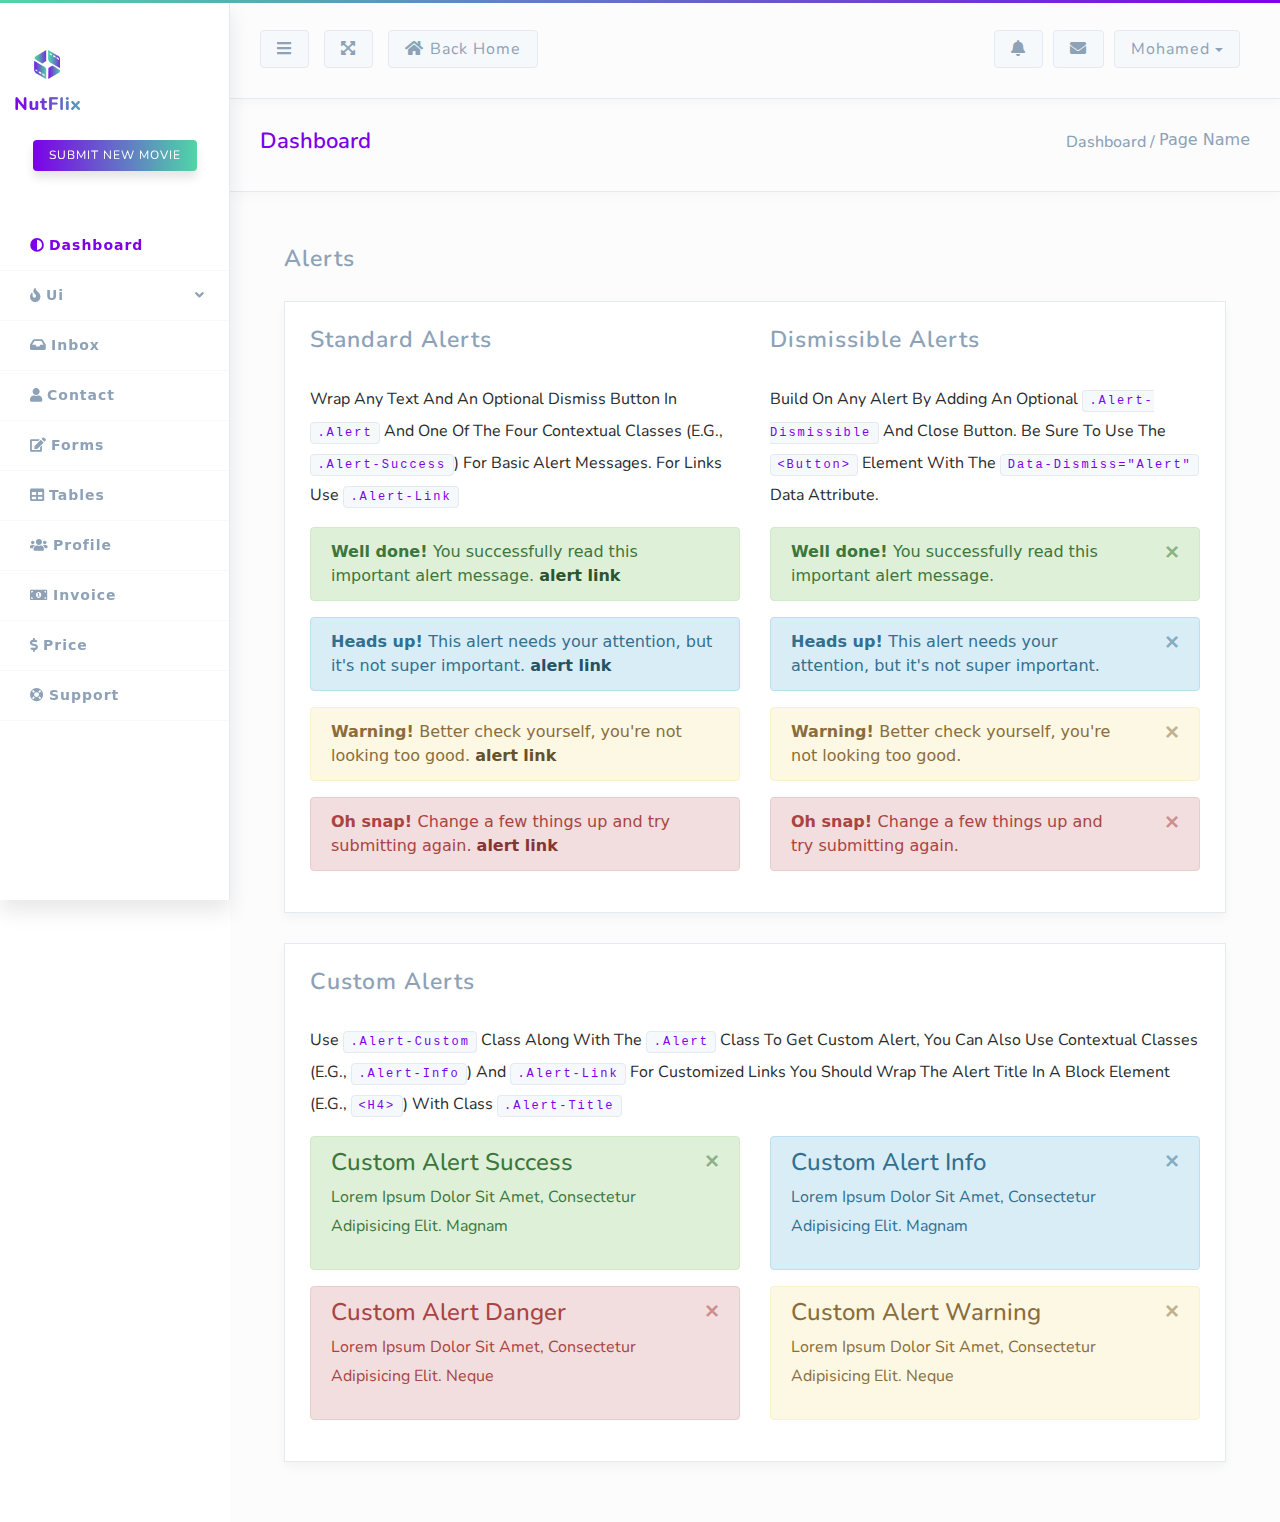
<file: NutflixAdmin/ui-alerts.html>
<!DOCTYPE html>
<html lang="en">
<head>
  <meta charset="UTF-8">
  <meta name="viewport" content="width=device-width, initial-scale=1.0">
  <meta http-equiv="X-UA-Compatible" content="ie=edge">
  <!-- start linking  -->
  <link href="https://fonts.googleapis.com/css?family=Nunito:300,400,600,700,800,900" rel="stylesheet">
  <link href="https://use.fontawesome.com/releases/v5.0.4/css/all.css" rel="stylesheet">
  <link rel="stylesheet" href="css/bootstrap.min.css">
  <link rel="stylesheet" href="css/app.css">
  <!-- icon -->
  <link rel="icon" href="img/log.png">
  <!-- end linking -->
  <title>NutFlix - admin</title>
</head>
<body>
<!-- start admin -->
<section id="admin">
  <!-- start sidebar -->
  <div class="sidebar">
    <!-- start with head -->
    <div class="head">
      <div class="logo">
        <img src="img/logo-admin.png" alt="">
      </div>
      <a href="#" class="btn btn-danger">SUBMIT new MOVIE</a>
    </div>
    <!-- end with head -->
    <!-- start the list -->
    <div id="list">
      <ul class="nav flex-column">
        <li class="nav-item"><a href="index.html" class="nav-link active" ><i class="fa fa-adjust"></i>Dashboard</a></li>
        <!-- end user interface submenu -->
        <!-- start with charts -->
        <li class="nav-item"><a href="#menu3" class="nav-link collapsed" data-toggle="collapse"><i class="fa fa-fire"></i>ui<span class="sub-ico"><i class="fa fa-angle-down"></i></span></a></li>
        <!-- start charts submenue -->
        <li class="sub collapse" id="menu3">
            <a href="ui-alerts.html" class="nav-link" data-parent="#menu3">alerts</a>
            <a href="ui-btns.html" class="nav-link" data-parent="#menu3">buttons</a>
            <a href="ui-cards.html" class="nav-link" data-parent="#menu3">cards</a>
            <a href="ui-list.html" class="nav-link" data-parent="#menu3">list</a>
            <a href="ui-progress-bars.html" class="nav-link" data-parent="#menu3">progress</a>
        </li>
        <!-- end charts submenue -->
        <!-- end with charts -->
        <li class="nav-item"><a href="inbox.html" class="nav-link"><i class="fa fa-inbox"></i>inbox</a></li>
        <li class="nav-item"><a href="contacts.html" class="nav-link"><i class="fa fa-user"></i>contact</a></li>
        <li class="nav-item"><a href="forms.html" class="nav-link"><i class="fa fa-edit"></i>forms</a></li>
        <li class="nav-item"><a href="tabels.html" class="nav-link"><i class="fa fa-table"></i>tables</a></li>
        <li class="nav-item"><a href="profile.html" class="nav-link"><i class="fa fa-users"></i>profile</a></li>
        <li class="nav-item"><a href="invoice.html" class="nav-link"><i class="fa fa-money-bill-alt"></i>invoice</a></li>
        <li class="nav-item"><a href="price.html" class="nav-link"><i class="fa fa-dollar-sign"></i>price</a></li>
        <li class="nav-item"><a href="support.html" class="nav-link"><i class="fa fa-life-ring"></i>support</a></li>
      </ul>
    </div>
    <!-- end the list -->
  </div>
  <!-- end sidebar -->
  <!-- start content -->
  <div class="content">
    <!-- start content head -->
    <div class="head">
      <!-- head top -->
      <div class="top">
        <div class="left">
          <button id="on" class="btn btn-info"><i class="fa fa-bars"></i></button>
          <button id="off" class="btn btn-info hide"><i class="fa fa-align-left"></i></button>
          <button class="btn btn-info hidden-xs-down"><i class="fa fa-expand-arrows-alt"></i></button>
          <button class="btn btn-info hidden-xs-down"><i class="fa fa-home"></i>Back Home</button>
        </div>
        <div class="right">
          <button class="btn btn-info hidden-xs-down"><i class="fa fa-bell"></i></button>
          <button class="btn btn-info hidden-xs-down"><i class="fa fa-envelope"></i></button>
          <div class="dropdown">
            <button class="btn btn-info dropdown-toggle" id="userDropdown" data-toggle="dropdown" aria-haspopup="true" aria-expanded="false">mohamed</button>
            <div class="dropdown-menu" aria-labelledby="userDropdown">
             <a class="dropdown-item" href="#">profile</a>
             <a class="dropdown-item" href="#">sitting</a>
             <a class="dropdown-item" href="#">log out</a>
           </div>
          </div>
        </div>
      </div>
      <!-- end head top -->
      <!-- start head bottom -->
      <div class="bottom">
        <div class="left">
          <h1>dashboard</h1>
        </div>
        <div class="right">
          <h1>dashboard /</h1>
          <a href="#">page name</a>
        </div>
      </div>
      <!-- end head bottom -->
    </div>
    <!-- end content head -->
    <!-- start with the real content -->
    <div id="real">
      <!-- start content here -->
      <div class="wrap">
      	<section class="app-content">
      		<div class="row">
      			<div class="col-md-12">
      				<h4 class="m-b-lg">Alerts</h4>
      			</div>
      			<div class="col-md-12">
      				<div class="widget p-lg">
      					<div class="row">
      						<div class="col-md-6">
      							<h4 class="m-b-lg">Standard Alerts</h4>
      							<p class="m-b-lg docs">
      								Wrap any text and an optional dismiss button in <code>.alert</code> and one of the four contextual classes (e.g., <code>.alert-success</code>) for basic alert messages.
      								for links use <code>.alert-link</code>
      							</p>
      							<div class="alert alert-success" role="alert">
      								<strong>Well done! </strong>
      								<span>You successfully read this important alert message.</span>
      								<a href="#" class="alert-link">alert link</a>
      							</div>
      							<div class="alert alert-info" role="alert">
      								<strong>Heads up! </strong>
      								<span>This alert needs your attention, but it's not super important.</span>
      								<a href="#" class="alert-link">alert link</a>
      							</div>
      							<div class="alert alert-warning" role="alert">
      								<strong>Warning! </strong>
      								<span>Better check yourself, you're not looking too good.</span>
      								<a href="#" class="alert-link">alert link</a>
      							</div>
      							<div class="alert alert-danger" role="alert">
      								<strong>Oh snap! </strong>
      								<span>Change a few things up and try submitting again.</span>
      								<a href="#" class="alert-link">alert link</a>
      							</div>
      						</div><!-- END column -->
      						<div class="col-md-6">
      							<h4 class="m-b-lg">Dismissible Alerts</h4>
      							<p class="m-b-lg docs">
      								Build on any alert by adding an optional <code>.alert-dismissible</code> and close button.
      								Be sure to use the <code>&lt;button&gt;</code> element with the <code>data-dismiss="alert"</code> data attribute.
      							</p>
      							<div class="alert alert-success alert-dismissible" role="alert">
      								<button type="button" class="close" data-dismiss="alert" aria-label="Close"><span aria-hidden="true">&times;</span></button>
      								<strong>Well done! </strong>
      								<span>You successfully read this important alert message.</span>
      							</div>
      							<div class="alert alert-info alert-dismissible" role="alert">
      								<button type="button" class="close" data-dismiss="alert" aria-label="Close"><span aria-hidden="true">&times;</span></button>
      								<strong>Heads up! </strong>
      								<span>This alert needs your attention, but it's not super important.</span>
      							</div>
      							<div class="alert alert-warning alert-dismissible" role="alert">
      								<button type="button" class="close" data-dismiss="alert" aria-label="Close"><span aria-hidden="true">&times;</span></button>
      								<strong>Warning! </strong>
      								<span>Better check yourself, you're not looking too good.</span>
      							</div>
      							<div class="alert alert-danger alert-dismissible" role="alert">
      								<button type="button" class="close" data-dismiss="alert" aria-label="Close"><span aria-hidden="true">&times;</span></button>
      								<strong>Oh snap! </strong>
      								<span>Change a few things up and try submitting again.</span>
      							</div>
      						</div><!-- END column -->
      					</div><!-- .widget-body -->
      				</div><!-- .widget -->
      			</div>
      			<div class="col-md-12">
      				<div class="widget p-lg">
      					<div class="row">
      						<div class="col-md-12">
      							<h4 class="m-b-lg">Custom Alerts</h4>
      							<p class="m-b-lg docs">
      								Use <code>.alert-custom</code> class along with the <code>.alert</code> class to get custom alert, you can also use contextual classes (e.g., <code>.alert-info</code>) and <code>.alert-link</code> for customized links
      								you should wrap the alert title in a block element (e.g., <code>&lt;h4&gt;</code>) with class <code>.alert-title</code>
      							</p>
      						</div>
      						<div class="col-md-6">
      							<div class="alert alert-success alert-custom alert-dismissible">
      								<button type="button" class="close" data-dismiss="alert" aria-label="Close"><span aria-hidden="true">&times;</span></button>
      								<h4 class="alert-title">custom alert success</h4>
      								<p>Lorem ipsum dolor sit amet, consectetur adipisicing elit. Magnam</p>
      							</div>
      							<div class="alert alert-danger alert-custom alert-dismissible">
      								<button type="button" class="close" data-dismiss="alert" aria-label="Close"><span aria-hidden="true">&times;</span></button>
      								<h4 class="alert-title">custom alert danger</h4>
      								<p>Lorem ipsum dolor sit amet, consectetur adipisicing elit. Neque</p>
      							</div>
      						</div><!-- END column -->
      						<div class="col-md-6">
      							<div class="alert alert-info alert-custom alert-dismissible">
      								<button type="button" class="close" data-dismiss="alert" aria-label="Close"><span aria-hidden="true">&times;</span></button>
      								<h4 class="alert-title">custom alert info</h4>
      								<p>Lorem ipsum dolor sit amet, consectetur adipisicing elit. Magnam</p>
      							</div>
      							<div class="alert alert-warning alert-custom alert-dismissible">
      								<button type="button" class="close" data-dismiss="alert" aria-label="Close"><span aria-hidden="true">&times;</span></button>
      								<h4 class="alert-title">custom alert warning</h4>
      								<p>Lorem ipsum dolor sit amet, consectetur adipisicing elit. Neque</p>
      							</div>
      						</div><!-- END column -->
      					</div><!-- .row -->
      				</div><!-- .widget -->
      			</div>
      		</div>
      	</section><!-- .app-content -->
      </div><!-- .wrap -->
      <!-- end content -->
    </div>
    <!-- end the real content -->
  </div>
  <!-- end content -->
</section>
<!-- end admin -->
<!-- start screpting -->
<script src="js/jquery.min.js"></script>
<script src="js/tether.min.js"></script>
<script src="js/bootstrap.min.js"></script>
<script src="js/highcharts.js"></script>
<script src="js/chart.js"></script>
<script src="js/app.js"></script>
<!-- end screpting -->
</body>
</html>
</file>
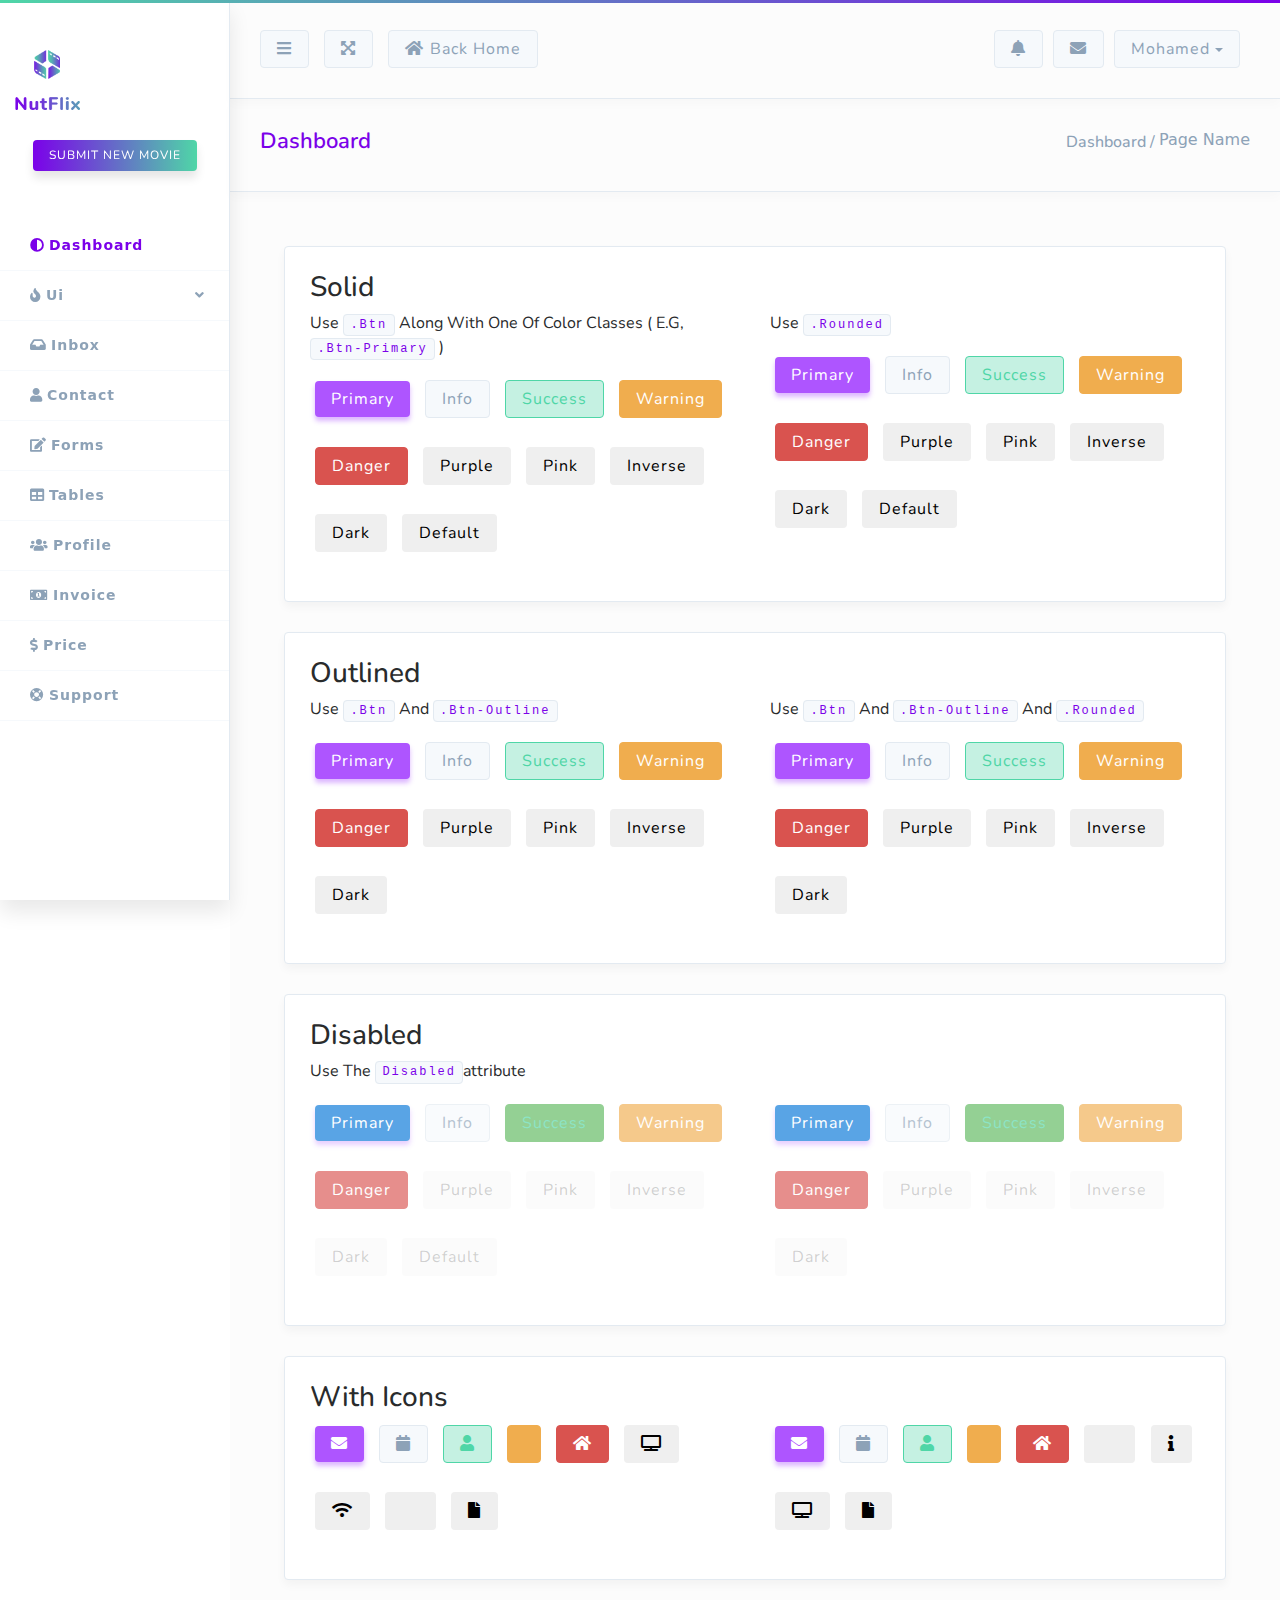
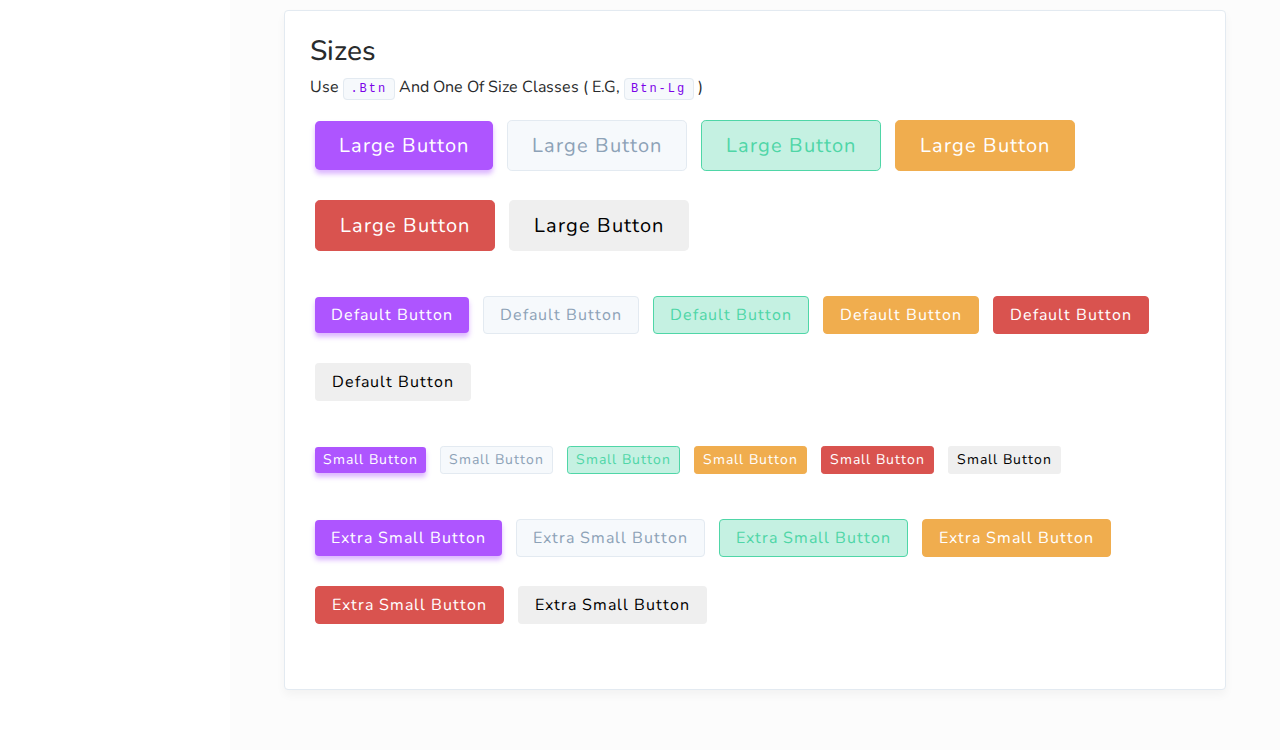
<file: NutflixAdmin/ui-btns.html>
<!DOCTYPE html>
<html lang="en">
<head>
  <meta charset="UTF-8">
  <meta name="viewport" content="width=device-width, initial-scale=1.0">
  <meta http-equiv="X-UA-Compatible" content="ie=edge">
  <!-- start linking  -->
  <link href="https://fonts.googleapis.com/css?family=Nunito:300,400,600,700,800,900" rel="stylesheet">
  <link href="https://use.fontawesome.com/releases/v5.0.4/css/all.css" rel="stylesheet">
  <link rel="stylesheet" href="css/bootstrap.min.css">
  <link rel="stylesheet" href="css/app.css">
  <!-- icon -->
  <link rel="icon" href="img/log.png">
  <!-- end linking -->
  <title>NutFlix - admin</title>
</head>
<body>
<!-- start admin -->
<section id="admin">
  <!-- start sidebar -->
  <div class="sidebar">
    <!-- start with head -->
    <div class="head">
      <div class="logo">
        <img src="img/logo-admin.png" alt="">
      </div>
      <a href="#" class="btn btn-danger">SUBMIT new MOVIE</a>
    </div>
    <!-- end with head -->
    <!-- start the list -->
    <div id="list">
      <ul class="nav flex-column">
        <li class="nav-item"><a href="index.html" class="nav-link active" ><i class="fa fa-adjust"></i>Dashboard</a></li>
        <!-- end user interface submenu -->
        <!-- start with charts -->
        <li class="nav-item"><a href="#menu3" class="nav-link collapsed" data-toggle="collapse"><i class="fa fa-fire"></i>ui<span class="sub-ico"><i class="fa fa-angle-down"></i></span></a></li>
        <!-- start charts submenue -->
        <li class="sub collapse" id="menu3">
            <a href="ui-alerts.html" class="nav-link" data-parent="#menu3">alerts</a>
            <a href="ui-btns.html" class="nav-link" data-parent="#menu3">buttons</a>
            <a href="ui-cards.html" class="nav-link" data-parent="#menu3">cards</a>
            <a href="ui-list.html" class="nav-link" data-parent="#menu3">list</a>
            <a href="ui-progress-bars.html" class="nav-link" data-parent="#menu3">progress</a>
        </li>
        <!-- end charts submenue -->
        <!-- end with charts -->
        <li class="nav-item"><a href="inbox.html" class="nav-link"><i class="fa fa-inbox"></i>inbox</a></li>
        <li class="nav-item"><a href="contacts.html" class="nav-link"><i class="fa fa-user"></i>contact</a></li>
        <li class="nav-item"><a href="forms.html" class="nav-link"><i class="fa fa-edit"></i>forms</a></li>
        <li class="nav-item"><a href="tabels.html" class="nav-link"><i class="fa fa-table"></i>tables</a></li>
        <li class="nav-item"><a href="profile.html" class="nav-link"><i class="fa fa-users"></i>profile</a></li>
        <li class="nav-item"><a href="invoice.html" class="nav-link"><i class="fa fa-money-bill-alt"></i>invoice</a></li>
        <li class="nav-item"><a href="price.html" class="nav-link"><i class="fa fa-dollar-sign"></i>price</a></li>
        <li class="nav-item"><a href="support.html" class="nav-link"><i class="fa fa-life-ring"></i>support</a></li>
      </ul>
    </div>
    <!-- end the list -->
  </div>
  <!-- end sidebar -->
  <!-- start content -->
  <div class="content">
    <!-- start content head -->
    <div class="head">
      <!-- head top -->
      <div class="top">
        <div class="left">
          <button id="on" class="btn btn-info"><i class="fa fa-bars"></i></button>
          <button id="off" class="btn btn-info hide"><i class="fa fa-align-left"></i></button>
          <button class="btn btn-info hidden-xs-down"><i class="fa fa-expand-arrows-alt"></i></button>
          <button class="btn btn-info hidden-xs-down"><i class="fa fa-home"></i>Back Home</button>
        </div>
        <div class="right">
          <button class="btn btn-info hidden-xs-down"><i class="fa fa-bell"></i></button>
          <button class="btn btn-info hidden-xs-down"><i class="fa fa-envelope"></i></button>
          <div class="dropdown">
            <button class="btn btn-info dropdown-toggle" id="userDropdown" data-toggle="dropdown" aria-haspopup="true" aria-expanded="false">mohamed</button>
            <div class="dropdown-menu" aria-labelledby="userDropdown">
             <a class="dropdown-item" href="#">profile</a>
             <a class="dropdown-item" href="#">sitting</a>
             <a class="dropdown-item" href="#">log out</a>
           </div>
          </div>
        </div>
      </div>
      <!-- end head top -->
      <!-- start head bottom -->
      <div class="bottom">
        <div class="left">
          <h1>dashboard</h1>
        </div>
        <div class="right">
          <h1>dashboard /</h1>
          <a href="#">page name</a>
        </div>
      </div>
      <!-- end head bottom -->
    </div>
    <!-- end content head -->
    <!-- start with the real content -->
    <div id="real">
      <!-- start content here -->
      <div class="wrap btns-section">
      	<section class="app-content" id="buttons-demo-page">
      		<div class="m-b-xl">
      		<div class="m-b-lg nav-tabs-horizontal">
      			<!-- Tab panes -->
      			<div class="btns">
      				<div class="card">
      					<h3 class="m-b-lg">Solid</h3>
      					<div class="row">
      						<div class="col-md-6">
      							<p class="m-h-lg fz-md lh-lg">use <code>.btn</code> along with one of color classes ( e.g, <code>.btn-primary</code> ) </p>
      							<div class="m-b-xl">
      								<button type="button" class="btn mw-md btn-primary">Primary</button>
      								<button type="button" class="btn mw-md btn-info">Info</button>
      								<button type="button" class="btn mw-md btn-success">Success</button>
      								<button type="button" class="btn mw-md btn-warning">Warning</button>
      								<button type="button" class="btn mw-md btn-danger">Danger</button>
      								<button type="button" class="btn mw-md btn-purple">Purple</button>
      								<button type="button" class="btn mw-md btn-pink">Pink</button>
      								<button type="button" class="btn mw-md btn-inverse">Inverse</button>
      								<button type="button" class="btn mw-md btn-dark">Dark</button>
      								<button type="button" class="btn mw-md btn-default">default</button>
      							</div>
      						</div><!-- END column -->
      						<div class="col-md-6">
      							<p class="m-h-lg fz-md lh-lg">use <code>.rounded</code></p>
      							<div class="m-b-xl">
      								<button type="button" class="btn rounded mw-md btn-primary">Primary</button>
      								<button type="button" class="btn rounded mw-md btn-info">Info</button>
      								<button type="button" class="btn rounded mw-md btn-success">Success</button>
      								<button type="button" class="btn rounded mw-md btn-warning">Warning</button>
      								<button type="button" class="btn rounded mw-md btn-danger">Danger</button>
      								<button type="button" class="btn rounded mw-md btn-purple">Purple</button>
      								<button type="button" class="btn rounded mw-md btn-pink">Pink</button>
      								<button type="button" class="btn rounded mw-md btn-inverse">Inverse</button>
      								<button type="button" class="btn rounded mw-md btn-dark">Dark</button>
      								<button type="button" class="btn rounded mw-md btn-default">Default</button>
      							</div>
      						</div><!-- END column -->
      					</div><!-- .row -->
      				</div><!-- .tab-pane -->

      				<div class="card">
      					<h3 class="m-b-lg">Outlined</h3>
      					<div class="row">
      						<div class="col-md-6">
      							<p class="m-h-lg fz-md lh-lg">use <code>.btn</code> and <code>.btn-outline</code></p>
      							<div class="m-b-xl">
      								<button type="button" class="btn btn-outline mw-md btn-primary">Primary</button>
      								<button type="button" class="btn btn-outline mw-md btn-info">Info</button>
      								<button type="button" class="btn btn-outline mw-md btn-success">Success</button>
      								<button type="button" class="btn btn-outline mw-md btn-warning">Warning</button>
      								<button type="button" class="btn btn-outline mw-md btn-danger">Danger</button>
      								<button type="button" class="btn btn-outline mw-md btn-purple">Purple</button>
      								<button type="button" class="btn btn-outline mw-md btn-pink">Pink</button>
      								<button type="button" class="btn btn-outline mw-md btn-inverse">Inverse</button>
      								<button type="button" class="btn btn-outline mw-md btn-dark">Dark</button>
      							</div>
      						</div><!-- END column -->
      						<div class="col-md-6">
      							<p class="m-h-lg fz-md lh-lg">use <code>.btn</code> and <code>.btn-outline</code> and <code>.rounded</code></p>
      							<div class="m-b-xl">
      								<button type="button" class="btn btn-outline mw-md rounded btn-primary">Primary</button>
      								<button type="button" class="btn btn-outline mw-md rounded btn-info">Info</button>
      								<button type="button" class="btn btn-outline mw-md rounded btn-success">Success</button>
      								<button type="button" class="btn btn-outline mw-md rounded btn-warning">Warning</button>
      								<button type="button" class="btn btn-outline mw-md rounded btn-danger">Danger</button>
      								<button type="button" class="btn btn-outline mw-md rounded btn-purple">Purple</button>
      								<button type="button" class="btn btn-outline mw-md rounded btn-pink">Pink</button>
      								<button type="button" class="btn btn-outline mw-md rounded btn-inverse">Inverse</button>
      								<button type="button" class="btn btn-outline mw-md rounded btn-dark">Dark</button>
      							</div>
      						</div><!-- END column -->
      					</div><!-- .row -->
      				</div><!-- .tab-pane -->

      				<div class="card">
      					<h3 class="m-b-lg">Disabled</h3>
      					<p class="m-h-lg fz-md lh-lg">use the <code>disabled</code>attribute</p>
      					<div class="row">
      						<div class="col-md-6">
      							<div class="m-b-xl">
      								<button type="button" class="btn mw-md btn-primary" disabled>Primary</button>
      								<button type="button" class="btn mw-md btn-info" disabled>Info</button>
      								<button type="button" class="btn mw-md btn-success" disabled>Success</button>
      								<button type="button" class="btn mw-md btn-warning" disabled>Warning</button>
      								<button type="button" class="btn mw-md btn-danger" disabled>Danger</button>
      								<button type="button" class="btn mw-md btn-purple" disabled>Purple</button>
      								<button type="button" class="btn mw-md btn-pink" disabled>Pink</button>
      								<button type="button" class="btn mw-md btn-inverse" disabled>Inverse</button>
      								<button type="button" class="btn mw-md btn-dark" disabled>Dark</button>
      								<button type="button" class="btn mw-md btn-default" disabled>default</button>
      							</div>
      						</div><!-- END column -->
      						<div class="col-md-6">
      							<div class="m-b-xl">
      								<button type="button" class="btn btn-outline mw-md btn-primary" disabled>Primary</button>
      								<button type="button" class="btn btn-outline mw-md btn-info" disabled>Info</button>
      								<button type="button" class="btn btn-outline mw-md btn-success" disabled>Success</button>
      								<button type="button" class="btn btn-outline mw-md btn-warning" disabled>Warning</button>
      								<button type="button" class="btn btn-outline mw-md btn-danger" disabled>Danger</button>
      								<button type="button" class="btn btn-outline mw-md btn-purple" disabled>Purple</button>
      								<button type="button" class="btn btn-outline mw-md btn-pink" disabled>Pink</button>
      								<button type="button" class="btn btn-outline mw-md btn-inverse" disabled>Inverse</button>
      								<button type="button" class="btn btn-outline mw-md btn-dark" disabled>Dark</button>
      							</div>
      						</div><!-- END column -->
      					</div>
      				</div><!-- .tab-pane -->

      				<div class="card">
      					<h3 class="m-b-lg">With Icons</h3>
      					<div class="row">
      						<div class="col-md-6">
      							<div class="m-b-xl">
      								<button type="button" class="btn btn-primary"><i class="fa fa-envelope"></i></button>
      								<button type="button" class="btn btn-info"><i class="fa fa-calendar"></i></button>
      								<button type="button" class="btn btn-success"><i class="fa fa-user"></i></button>
      								<button type="button" class="btn btn-warning"><i class="fa fa-gear"></i></button>
      								<button type="button" class="btn btn-danger"><i class="fa fa-home"></i></button>
      								<button type="button" class="btn btn-purple"><i class="fa fa-tv"></i></button>
      								<button type="button" class="btn btn-pink"><i class="fa fa-wifi"></i></button>
      								<button type="button" class="btn btn-inverse"><i class="fa fa-bluetooth"></i></button>
      								<button type="button" class="btn btn-dark"><i class="fa fa-file"></i></button>
      							</div>
      						</div><!-- END column -->
      						<div class="col-md-6">
      							<div class="m-b-xl">
      								<button type="button" class="btn btn-outline btn-primary"><i class="fa fa-envelope"></i></button>
      								<button type="button" class="btn btn-outline btn-info"><i class="fa fa-calendar"></i></button>
      								<button type="button" class="btn btn-outline btn-success"><i class="fa fa-user"></i></button>
      								<button type="button" class="btn btn-outline btn-warning"><i class="fa fa-gear"></i></button>
      								<button type="button" class="btn btn-outline btn-danger"><i class="fa fa-home"></i></button>
      								<button type="button" class="btn btn-outline btn-purple"><i class="fa fa-bluetooth"></i></button>
      								<button type="button" class="btn btn-outline btn-pink"><i class="fa fa-info"></i></button>
      								<button type="button" class="btn btn-outline btn-inverse"><i class="fa fa-tv"></i></button>
      								<button type="button" class="btn btn-outline btn-dark"><i class="fa fa-file"></i></button>
      							</div>
      						</div><!-- END column -->
      					</div><!-- .row -->
      				</div><!-- .tab-pane -->

      				<div class="card">
      					<h3 class="m-b-lg">Sizes</h3>
      					<p class="m-h-lg fz-md lh-lg">use <code>.btn</code> and one of size classes ( e.g, <code>btn-lg</code> ) </p>
      					<div class="m-b-xl">
      						<p>
      							<button type="button" class="btn btn-primary btn-lg">Large button</button>
      							<button type="button" class="btn btn-info btn-lg">Large button</button>
      							<button type="button" class="btn btn-success btn-lg">Large button</button>
      							<button type="button" class="btn btn-warning btn-lg">Large button</button>
      							<button type="button" class="btn btn-danger btn-lg">Large button</button>
      							<button type="button" class="btn btn-default btn-lg">Large button</button>
      						</p>

      						<p>
      							<button type="button" class="btn btn-primary">Default button</button>
      							<button type="button" class="btn btn-info">Default button</button>
      							<button type="button" class="btn btn-success">Default button</button>
      							<button type="button" class="btn btn-warning">Default button</button>
      							<button type="button" class="btn btn-danger">Default button</button>
      							<button type="button" class="btn btn-default">Default button</button>
      						</p>
      						<p>
      							<button type="button" class="btn btn-primary btn-sm">Small button</button>
      							<button type="button" class="btn btn-info btn-sm">Small button</button>
      							<button type="button" class="btn btn-success btn-sm">Small button</button>
      							<button type="button" class="btn btn-warning btn-sm">Small button</button>
      							<button type="button" class="btn btn-danger btn-sm">Small button</button>
      							<button type="button" class="btn btn-default btn-sm">Small button</button>
      						</p>
      						<p>
      							<button type="button" class="btn btn-primary btn-xs">Extra small button</button>
      							<button type="button" class="btn btn-info btn-xs">Extra small button</button>
      							<button type="button" class="btn btn-success btn-xs">Extra small button</button>
      							<button type="button" class="btn btn-warning btn-xs">Extra small button</button>
      							<button type="button" class="btn btn-danger btn-xs">Extra small button</button>
      							<button type="button" class="btn btn-default btn-xs">Extra small button</button>
      						</p>
      					</div>
      				</div><!-- .tab-pane -->
      			</div><!-- .tab-content -->
      		</div><!-- .nav-tabs-horizontal -->
      	</section><!-- .app-content -->
      </div><!-- .wrap -->
      <!-- end content -->
    </div>
    <!-- end the real content -->
  </div>
  <!-- end content -->
</section>
<!-- end admin -->
<!-- start screpting -->
<script src="js/jquery.min.js"></script>
<script src="js/tether.min.js"></script>
<script src="js/bootstrap.min.js"></script>
<script src="js/highcharts.js"></script>
<script src="js/chart.js"></script>
<script src="js/app.js"></script>
<!-- end screpting -->
</body>
</html>
</file>
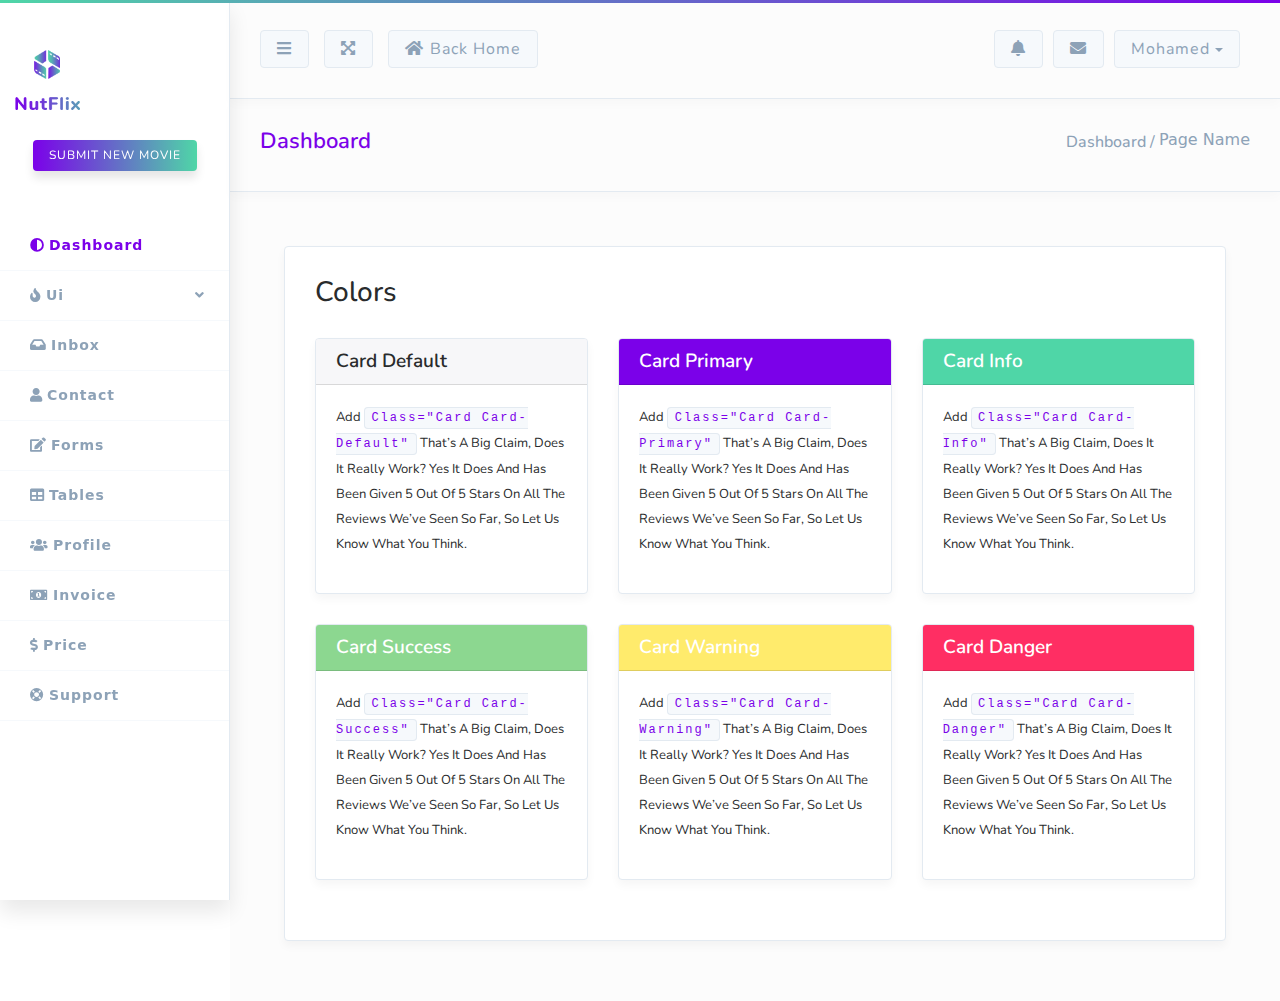
<file: NutflixAdmin/ui-cards.html>
<!DOCTYPE html>
<html lang="en">
<head>
  <meta charset="UTF-8">
  <meta name="viewport" content="width=device-width, initial-scale=1.0">
  <meta http-equiv="X-UA-Compatible" content="ie=edge">
  <!-- start linking  -->
  <link href="https://fonts.googleapis.com/css?family=Nunito:300,400,600,700,800,900" rel="stylesheet">
  <link href="https://use.fontawesome.com/releases/v5.0.4/css/all.css" rel="stylesheet">
  <link rel="stylesheet" href="css/bootstrap.min.css">
  <link rel="stylesheet" href="css/app.css">
  <!-- icon -->
  <link rel="icon" href="img/log.png">
  <!-- end linking -->
  <title>NutFlix - admin</title>
</head>
<body>
<!-- start admin -->
<section id="admin">
  <!-- start sidebar -->
  <div class="sidebar">
    <!-- start with head -->
    <div class="head">
      <div class="logo">
        <img src="img/logo-admin.png" alt="">
      </div>
      <a href="#" class="btn btn-danger">SUBMIT new MOVIE</a>
    </div>
    <!-- end with head -->
    <!-- start the list -->
    <div id="list">
      <ul class="nav flex-column">
        <li class="nav-item"><a href="index.html" class="nav-link active" ><i class="fa fa-adjust"></i>Dashboard</a></li>
        <!-- end user interface submenu -->
        <!-- start with charts -->
        <li class="nav-item"><a href="#menu3" class="nav-link collapsed" data-toggle="collapse"><i class="fa fa-fire"></i>ui<span class="sub-ico"><i class="fa fa-angle-down"></i></span></a></li>
        <!-- start charts submenue -->
        <li class="sub collapse" id="menu3">
            <a href="ui-alerts.html" class="nav-link" data-parent="#menu3">alerts</a>
            <a href="ui-btns.html" class="nav-link" data-parent="#menu3">buttons</a>
            <a href="ui-cards.html" class="nav-link" data-parent="#menu3">cards</a>
            <a href="ui-list.html" class="nav-link" data-parent="#menu3">list</a>
            <a href="ui-progress-bars.html" class="nav-link" data-parent="#menu3">progress</a>
        </li>
        <!-- end charts submenue -->
        <!-- end with charts -->
        <li class="nav-item"><a href="inbox.html" class="nav-link"><i class="fa fa-inbox"></i>inbox</a></li>
        <li class="nav-item"><a href="contacts.html" class="nav-link"><i class="fa fa-user"></i>contact</a></li>
        <li class="nav-item"><a href="forms.html" class="nav-link"><i class="fa fa-edit"></i>forms</a></li>
        <li class="nav-item"><a href="tabels.html" class="nav-link"><i class="fa fa-table"></i>tables</a></li>
        <li class="nav-item"><a href="profile.html" class="nav-link"><i class="fa fa-users"></i>profile</a></li>
        <li class="nav-item"><a href="invoice.html" class="nav-link"><i class="fa fa-money-bill-alt"></i>invoice</a></li>
        <li class="nav-item"><a href="price.html" class="nav-link"><i class="fa fa-dollar-sign"></i>price</a></li>
        <li class="nav-item"><a href="support.html" class="nav-link"><i class="fa fa-life-ring"></i>support</a></li>
      </ul>
    </div>
    <!-- end the list -->
  </div>
  <!-- end sidebar -->
  <!-- start content -->
  <div class="content">
    <!-- start content head -->
    <div class="head">
      <!-- head top -->
      <div class="top">
        <div class="left">
          <button id="on" class="btn btn-info"><i class="fa fa-bars"></i></button>
          <button id="off" class="btn btn-info hide"><i class="fa fa-align-left"></i></button>
          <button class="btn btn-info hidden-xs-down"><i class="fa fa-expand-arrows-alt"></i></button>
          <button class="btn btn-info hidden-xs-down"><i class="fa fa-home"></i>Back Home</button>
        </div>
        <div class="right">
          <button class="btn btn-info hidden-xs-down"><i class="fa fa-bell"></i></button>
          <button class="btn btn-info hidden-xs-down"><i class="fa fa-envelope"></i></button>
          <div class="dropdown">
            <button class="btn btn-info dropdown-toggle" id="userDropdown" data-toggle="dropdown" aria-haspopup="true" aria-expanded="false">mohamed</button>
            <div class="dropdown-menu" aria-labelledby="userDropdown">
             <a class="dropdown-item" href="#">profile</a>
             <a class="dropdown-item" href="#">sitting</a>
             <a class="dropdown-item" href="#">log out</a>
           </div>
          </div>
        </div>
      </div>
      <!-- end head top -->
      <!-- start head bottom -->
      <div class="bottom">
        <div class="left">
          <h1>dashboard</h1>
        </div>
        <div class="right">
          <h1>dashboard /</h1>
          <a href="#">page name</a>
        </div>
      </div>
      <!-- end head bottom -->
    </div>
    <!-- end content head -->
    <!-- start with the real content -->
    <div id="real">
      <!-- start content here -->
      <div class="wrap">
      	<section class="app-content">
      		<div class="m-b-lg nav-tabs-horizontal">
            <!-- start cards -->
      			<div class="tab-content p-md cards">
      				<div class="card card-top">
      					<h3 class="m-b-lg">Colors</h3>
      					<div class="row">
      						<div class="col-sm-6 col-md-4">
      							<div class="card card-default">
      								<div class="card-header">
      									<h4 class="card-title">card Default</h4>
      								</div>
      								<div class="card-block">
      									<p>Add <code>class="card card-default"</code> That’s a big claim, does it really work? Yes it does and has been given 5 out of 5 stars on all the reviews we’ve seen so far, so let us know what you think.</p>
      								</div>
      							</div>
      						</div><!-- END column -->
      						<div class="col-sm-6 col-md-4">
      							<div class="card card-primary">
      								<div class="card-header">
      									<h4 class="card-title">card Primary</h4>
      								</div>
      								<div class="card-block">
      									<p>Add <code>class="card card-primary"</code> That’s a big claim, does it really work? Yes it does and has been given 5 out of 5 stars on all the reviews we’ve seen so far, so let us know what you think.</p>
      								</div>
      							</div>
      						</div><!-- END column -->
      						<div class="col-sm-6 col-md-4">
      							<div class="card card-info">
      								<div class="card-header">
      									<h4 class="card-title">card Info</h4>
      								</div>
      								<div class="card-block">
      									<p>Add <code>class="card card-info"</code> That’s a big claim, does it really work? Yes it does and has been given 5 out of 5 stars on all the reviews we’ve seen so far, so let us know what you think.</p>
      								</div>
      							</div>
      						</div><!-- END column -->
      						<div class="col-sm-6 col-md-4">
      							<div class="card card-success">
      								<div class="card-header">
      									<h4 class="card-title">card Success</h4>
      								</div>
      								<div class="card-block">
      									<p>Add <code>class="card card-success"</code> That’s a big claim, does it really work? Yes it does and has been given 5 out of 5 stars on all the reviews we’ve seen so far, so let us know what you think.</p>
      								</div>
      							</div>
      						</div><!-- END column -->
      						<div class="col-sm-6 col-md-4">
      							<div class="card card-warning">
      								<div class="card-header">
      									<h4 class="card-title">card Warning</h4>
      								</div>
      								<div class="card-block">
      									<p>Add <code>class="card card-warning"</code> That’s a big claim, does it really work? Yes it does and has been given 5 out of 5 stars on all the reviews we’ve seen so far, so let us know what you think.</p>
      								</div>
      							</div>
      						</div><!-- END column -->
      						<div class="col-sm-6 col-md-4">
      							<div class="card card-danger">
      								<div class="card-header">
      									<h4 class="card-title">card Danger</h4>
      								</div>
      								<div class="card-block">
      									<p>Add <code>class="card card-danger"</code> That’s a big claim, does it really work? Yes it does and has been given 5 out of 5 stars on all the reviews we’ve seen so far, so let us know what you think.</p>
      								</div>
      							</div>
      						</div><!-- END column -->
      					</div><!-- .row -->
      				</div><!-- .tab-pane -->
      			</div><!-- .tab-content -->
      		</div><!-- .nav-tabs-horizontal -->
      	</section><!-- .app-content -->
      </div><!-- .wrap -->
      <!-- end content -->
    </div>
    <!-- end the real content -->
  </div>
  <!-- end content -->
</section>
<!-- end admin -->
<!-- start screpting -->
<script src="js/jquery.min.js"></script>
<script src="js/tether.min.js"></script>
<script src="js/bootstrap.min.js"></script>
<script src="js/highcharts.js"></script>
<script src="js/chart.js"></script>
<script src="js/app.js"></script>
<!-- end screpting -->
</body>
</html>
</file>
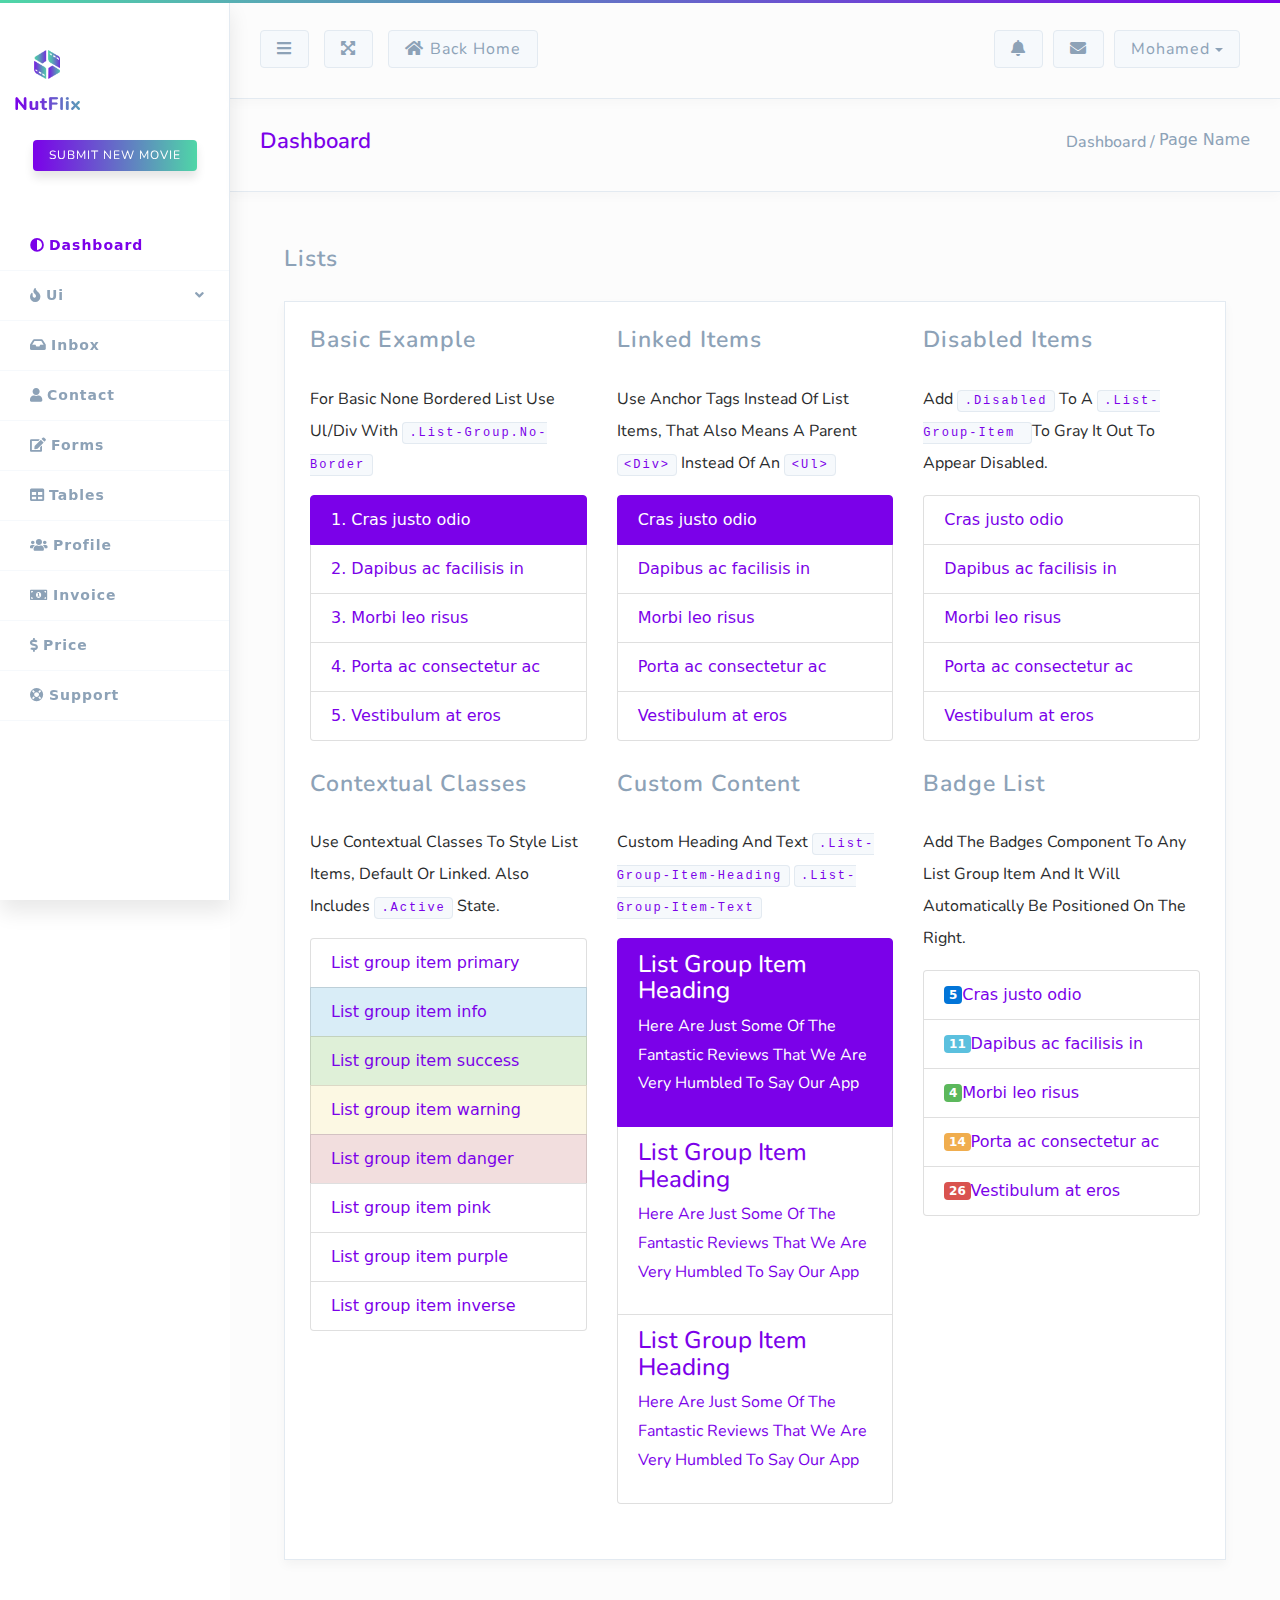
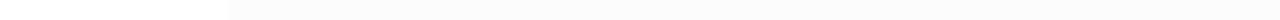
<file: NutflixAdmin/ui-list.html>
<!DOCTYPE html>
<html lang="en">
<head>
  <meta charset="UTF-8">
  <meta name="viewport" content="width=device-width, initial-scale=1.0">
  <meta http-equiv="X-UA-Compatible" content="ie=edge">
  <!-- start linking  -->
  <link href="https://fonts.googleapis.com/css?family=Nunito:300,400,600,700,800,900" rel="stylesheet">
  <link href="https://use.fontawesome.com/releases/v5.0.4/css/all.css" rel="stylesheet">
  <link rel="stylesheet" href="css/bootstrap.min.css">
  <link rel="stylesheet" href="css/app.css">
  <!-- icon -->
  <link rel="icon" href="img/log.png">
  <!-- end linking -->
  <title>NutFlix - admin</title>
</head>
<body>
<!-- start admin -->
<section id="admin">
  <!-- start sidebar -->
  <div class="sidebar">
    <!-- start with head -->
    <div class="head">
      <div class="logo">
        <img src="img/logo-admin.png" alt="">
      </div>
      <a href="#" class="btn btn-danger">SUBMIT new MOVIE</a>
    </div>
    <!-- end with head -->
    <!-- start the list -->
    <div id="list">
      <ul class="nav flex-column">
        <li class="nav-item"><a href="index.html" class="nav-link active" ><i class="fa fa-adjust"></i>Dashboard</a></li>
        <!-- end user interface submenu -->
        <!-- start with charts -->
        <li class="nav-item"><a href="#menu3" class="nav-link collapsed" data-toggle="collapse"><i class="fa fa-fire"></i>ui<span class="sub-ico"><i class="fa fa-angle-down"></i></span></a></li>
        <!-- start charts submenue -->
        <li class="sub collapse" id="menu3">
            <a href="ui-alerts.html" class="nav-link" data-parent="#menu3">alerts</a>
            <a href="ui-btns.html" class="nav-link" data-parent="#menu3">buttons</a>
            <a href="ui-cards.html" class="nav-link" data-parent="#menu3">cards</a>
            <a href="ui-list.html" class="nav-link" data-parent="#menu3">list</a>
            <a href="ui-progress-bars.html" class="nav-link" data-parent="#menu3">progress</a>
        </li>
        <!-- end charts submenue -->
        <!-- end with charts -->
        <li class="nav-item"><a href="inbox.html" class="nav-link"><i class="fa fa-inbox"></i>inbox</a></li>
        <li class="nav-item"><a href="contacts.html" class="nav-link"><i class="fa fa-user"></i>contact</a></li>
        <li class="nav-item"><a href="forms.html" class="nav-link"><i class="fa fa-edit"></i>forms</a></li>
        <li class="nav-item"><a href="tabels.html" class="nav-link"><i class="fa fa-table"></i>tables</a></li>
        <li class="nav-item"><a href="profile.html" class="nav-link"><i class="fa fa-users"></i>profile</a></li>
        <li class="nav-item"><a href="invoice.html" class="nav-link"><i class="fa fa-money-bill-alt"></i>invoice</a></li>
        <li class="nav-item"><a href="price.html" class="nav-link"><i class="fa fa-dollar-sign"></i>price</a></li>
        <li class="nav-item"><a href="support.html" class="nav-link"><i class="fa fa-life-ring"></i>support</a></li>
      </ul>
    </div>
    <!-- end the list -->
  </div>
  <!-- end sidebar -->
  <!-- start content -->
  <div class="content">
    <!-- start content head -->
    <div class="head">
      <!-- head top -->
      <div class="top">
        <div class="left">
          <button id="on" class="btn btn-info"><i class="fa fa-bars"></i></button>
          <button id="off" class="btn btn-info hide"><i class="fa fa-align-left"></i></button>
          <button class="btn btn-info hidden-xs-down"><i class="fa fa-expand-arrows-alt"></i></button>
          <button class="btn btn-info hidden-xs-down"><i class="fa fa-home"></i>Back Home</button>
        </div>
        <div class="right">
          <button class="btn btn-info hidden-xs-down"><i class="fa fa-bell"></i></button>
          <button class="btn btn-info hidden-xs-down"><i class="fa fa-envelope"></i></button>
          <div class="dropdown">
            <button class="btn btn-info dropdown-toggle" id="userDropdown" data-toggle="dropdown" aria-haspopup="true" aria-expanded="false">mohamed</button>
            <div class="dropdown-menu" aria-labelledby="userDropdown">
             <a class="dropdown-item" href="#">profile</a>
             <a class="dropdown-item" href="#">sitting</a>
             <a class="dropdown-item" href="#">log out</a>
           </div>
          </div>
        </div>
      </div>
      <!-- end head top -->
      <!-- start head bottom -->
      <div class="bottom">
        <div class="left">
          <h1>dashboard</h1>
        </div>
        <div class="right">
          <h1>dashboard /</h1>
          <a href="#">page name</a>
        </div>
      </div>
      <!-- end head bottom -->
    </div>
    <!-- end content head -->
    <!-- start with the real content -->
    <div id="real">
      <!-- start content here -->
      <div class="wrap">
      	<section class="app-content">
      		<div class="row">
      			<div class="col-md-12">
      				<h4 class="m-b-lg">Lists</h4>
      			</div><!-- END column -->
      			<div class="col-md-12">
      				<div class="widget p-lg">
      					<div class="row">
      						<div class="col-md-4">
      							<h4 class="m-b-lg">Basic Example</h4>
      							<p class="m-b-lg docs">
      								for basic none bordered list use ul/div with <code>.list-group.no-border</code>
      							</p>
      							<ul class="list-group no-border">
      								<li class="list-group-item active">1. Cras justo odio</li>
      								<li class="list-group-item">2. Dapibus ac facilisis in</li>
      								<li class="list-group-item disabled">3. Morbi leo risus</li>
      								<li class="list-group-item">4. Porta ac consectetur ac</li>
      								<li class="list-group-item">5. Vestibulum at eros</li>
      							</ul>
      						</div><!-- END column -->
      						<div class="col-md-4">
      							<h4 class="m-b-lg">Linked Items</h4>
      							<p class="m-b-lg docs">
      								use anchor tags instead of list items, that also means a parent <code>&lt;div&gt;</code> instead of an <code>&lt;ul&gt;</code>
      							</p>
      							<div class="list-group">
      								<a href="#" class="list-group-item active">Cras justo odio</a>
      								<a href="#" class="list-group-item">Dapibus ac facilisis in</a>
      								<a href="#" class="list-group-item">Morbi leo risus</a>
      								<a href="#" class="list-group-item">Porta ac consectetur ac</a>
      								<a href="#" class="list-group-item">Vestibulum at eros</a>
      							</div>
      						</div><!-- END column -->
      						<div class="col-md-4">
      							<h4 class="m-b-lg">Disabled Items</h4>
      							<p class="m-b-lg docs">
      								Add <code>.disabled</code> to a <code>.list-group-item </code> to gray it out to appear disabled.
      							</p>
      							<div class="list-group">
      								<a href="#" class="list-group-item disabled">Cras justo odio</a>
      								<a href="#" class="list-group-item">Dapibus ac facilisis in</a>
      								<a href="#" class="list-group-item">Morbi leo risus</a>
      								<a href="#" class="list-group-item">Porta ac consectetur ac</a>
      								<a href="#" class="list-group-item">Vestibulum at eros</a>
      							</div>
      						</div><!-- END column -->
      					</div><!-- .row -->
      					<div class="row">
      						<div class="col-md-4">
      							<h4 class="m-b-lg">Contextual Classes</h4>
      							<p class="m-b-lg docs">
      								Use contextual classes to style list items, default or linked. Also includes <code>.active</code> state.
      							</p>
      							<ul class="list-group">
      								<li class="list-group-item list-group-item-primary">List group item primary</li>
      								<li class="list-group-item list-group-item-info">List group item info</li>
      								<li class="list-group-item list-group-item-success">List group item success</li>
      								<li class="list-group-item list-group-item-warning">List group item warning</li>
      								<li class="list-group-item list-group-item-danger">List group item danger</li>
      								<li class="list-group-item list-group-item-pink">List group item pink</li>
      								<li class="list-group-item list-group-item-purple">List group item purple</li>
      								<li class="list-group-item list-group-item-inverse">List group item inverse</li>
      							</ul>
      						</div><!-- END column -->
      						<div class="col-md-4">
      							<h4 class="m-b-lg">Custom Content</h4>
      							<p class="m-b-lg docs">
      								Custom heading and text
      								<code>.list-group-item-heading</code>
      								<code>.list-group-item-text</code
      							</p>
      							<div class="list-group">
      								<a href="#" class="list-group-item active">
      									<h4 class="list-group-item-heading">List group item heading</h4>
      									<p>Here are just some of the fantastic reviews that we are very humbled to say our app</p>
      								</a>
      								<a href="#" class="list-group-item">
      									<h4 class="list-group-item-heading">List group item heading</h4>
      									<p>Here are just some of the fantastic reviews that we are very humbled to say our app</p>
      								</a>
      								<a href="#" class="list-group-item">
      									<h4 class="list-group-item-heading">List group item heading</h4>
      									<p>Here are just some of the fantastic reviews that we are very humbled to say our app</p>
      								</a>
      							</div>
      						</div><!-- END column -->
      						<div class="col-md-4">
      							<h4 class="m-b-lg">Badge List</h4>
      							<p class="m-b-lg docs">
      								Add the badges component to any list group item and it will automatically be positioned on the right.
      							</p>
      							<ul class="list-group">
      								<li class="list-group-item"><span class="badge badge-primary">5</span>Cras justo odio</li>
      								<li class="list-group-item"><span class="badge badge-info">11</span>Dapibus ac facilisis in</li>
      								<li class="list-group-item"><span class="badge badge-success">4</span>Morbi leo risus</li>
      								<li class="list-group-item"><span class="badge badge-warning">14</span>Porta ac consectetur ac</li>
      								<li class="list-group-item"><span class="badge badge-danger">26</span>Vestibulum at eros</li>
      							</ul>
      						</div><!-- END column -->
      					</div><!-- .row -->
      				</div><!-- .widget -->
      			</div><!-- END column -->
      		</div><!-- .row -->
      	</section><!-- .app-content -->
      </div><!-- .wrap -->
      <!-- end content -->
    </div>
    <!-- end the real content -->
  </div>
  <!-- end content -->
</section>
<!-- end admin -->
<!-- start screpting -->
<script src="js/jquery.min.js"></script>
<script src="js/tether.min.js"></script>
<script src="js/bootstrap.min.js"></script>
<script src="js/highcharts.js"></script>
<script src="js/chart.js"></script>
<script src="js/app.js"></script>
<!-- end screpting -->
</body>
</html>
</file>
<file: NutflixAdmin/documentation/app.css>
body {
  padding: 0;
  margin: 0; }

#wrapper pre {
  background-color: #f1f1f1;
  padding: 20px 40px;
  border-radius: 5px; }
  #wrapper pre p {
    padding: 0;
    margin: 0 !important; }

#wrapper #sidebar {
  background-color: #f5f5f5;
  position: fixed;
  width: 340px;
  height: 100%; }
  #wrapper #sidebar .logo {
    text-align: center;
    margin-top: 30px; }
  #wrapper #sidebar ul {
    margin: 0;
    padding: 0;
    text-align: center;
    margin-top: 100px; }
    #wrapper #sidebar ul li {
      list-style: none;
      padding: 10px 0;
      margin-bottom: 10px; }
      #wrapper #sidebar ul li a {
        text-align: left;
        padding: 10px 30px;
        width: 200px;
        background-color: black;
        font-size: 18px;
        text-decoration: none;
        text-transform: uppercase;
        font-family: sans-serif;
        color: #fff;
        transition: all 0.333s; }
        #wrapper #sidebar ul li a:hover {
          opacity: 0.8; }

#wrapper #content {
  background-color: #fff;
  padding: 20px 40px;
  font-size: 20px;
  text-decoration: none;
  text-transform: capitalize;
  font-family: sans-serif;
  margin-left: 340px; }
  #wrapper #content p {
    font-size: 18px;
    text-decoration: none;
    text-transform: capitalize;
    font-family: sans-serif; }
    #wrapper #content p a {
      text-decoration: none;
      color: #7e80e7; }
  #wrapper #content .head {
    padding-bottom: 40px;
    margin-bottom: 30px;
    border-bottom: 1px solid #f1f1f1; }
  #wrapper #content #intro {
    margin-bottom: 40px;
    padding-bottom: 30px;
    border-bottom: 1px solid #f1f1f1; }
    #wrapper #content #intro li {
      margin-bottom: 10px; }
  #wrapper #content #install {
    margin-bottom: 40px;
    padding-bottom: 30px;
    border-bottom: 1px solid #f1f1f1; }
  #wrapper #content #file {
    padding-bottom: 40px;
    margin-bottom: 30px;
    border-bottom: 1px solid #f1f1f1; }
</file>
<file: NutflixAdmin/css/app.css>
@import url(old.css);
body {
  padding: 0; }

::selection {
  background-color: #7b01e9;
  color: #fff; }

.text-primary {
  color: #4fd6a7 !important; }

.text-info {
  color: #7b01e9 !important; }

p, h1, h2, h3, h4, h5 {
  font-family: 'Nunito';
  text-transform: capitalize; }

code {
  background-color: #f6f9fc;
  border: 1px solid #e3eaf1;
  font-size: 12px;
  letter-spacing: 2px;
  color: #7b01e9; }

h1.title {
  font-size: 23px;
  font-weight: 600;
  color: #8da2b7;
  letter-spacing: 1px; }

p.paragraph {
  font-size: 14px;
  letter-spacing: 1px;
  color: #8da2b7;
  opacity: 0.5; }

.container {
  width: 1300px; }
  @media (max-width: 576px) {
    .container {
      width: auto; } }

.navbar-toggler {
  cursor: pointer; }

.dropdown-menu {
  left: auto; }

input {
  outline: 0;
  box-shadow: 0 0 0;
  border: 0; }

input.inputDefault {
  padding: 8px 180px 8px 20px;
  margin-right: 20px;
  border-radius: 5px;
  box-shadow: 0px 4px 8px 0px rgba(0, 0, 0, 0.04);
  color: #8da2b7;
  font-size: 12px; }
  input.inputDefault::placeholder {
    font-size: 12px;
    color: #8da2b7;
    letter-spacing: 1px;
    text-transform: capitalize; }

.line-black {
  width: 100%;
  height: 1px;
  background-image: -webkit-linear-gradient(0deg, rgba(123, 1, 233, 0.3) 0%, rgba(96, 131, 193, 0) 100%); }

a {
  text-decoration: none; }
  a:hover, a:active, a:focus {
    text-decoration: none; }

.btn {
  cursor: pointer;
  outline: 0;
  font-family: 'Nunito';
  text-transform: capitalize;
  letter-spacing: 1px; }
  .btn:hover, .btn:active, .btn:focus {
    outline: 0;
    box-shadow: 0 0 0; }

.btn-primary {
  background-color: #ae55ff;
  box-shadow: 0px 4px 5px 0px rgba(174, 85, 255, 0.43);
  border: 0; }
  .btn-primary:hover, .btn-primary:active, .btn-primary:focus {
    background-color: #ae55ff; }

.btn-success {
  background-color: #c5f1e2;
  color: #4fd6a7;
  border: 1px solid #4fd6a7; }
  .btn-success:hover, .btn-success:active, .btn-success:focus {
    background-color: #c5f1e2;
    color: #4fd6a7;
    border: 1px solid #4fd6a7;
    opacity: 0.8; }

.btn-info, .dropdown-toggle {
  background-color: #f6f9fc !important;
  border: 1px solid #e3eaf1 !important;
  color: #8da2b7 !important; }
  .btn-info:hover, .btn-info:active, .btn-info:focus, .dropdown-toggle:hover, .dropdown-toggle:active, .dropdown-toggle:focus {
    background-color: #ae55ff !important;
    border: 1px solid #ae55ff !important;
    color: #fff !important; }

.card, .widget {
  border: 1px solid #e3eaf1;
  padding: 25px;
  background-color: #fff;
  box-shadow: 0px 5px 10px 0px rgba(0, 0, 0, 0.04);
  margin-bottom: 30px; }
  .card .head, .widget .head {
    font-size: 16px !important;
    font-weight: 600;
    letter-spacing: 1px; }
  .card .card-primary .card-header, .widget .card-primary .card-header {
    background-color: #7b01e9;
    color: #fff; }
  .card .card-info .card-header, .widget .card-info .card-header {
    background-color: #4fd6a7;
    color: #fff; }
  .card .card-success .card-header, .widget .card-success .card-header {
    background-color: #8CD790;
    color: #fff; }
  .card .card-warning .card-header, .widget .card-warning .card-header {
    background-color: #FFEB6C;
    color: #fff; }
  .card .card-danger .card-header, .widget .card-danger .card-header {
    background-color: #FF2E63;
    color: #fff; }

.navbar {
  background-color: #fff;
  position: relative;
  padding: 0;
  border-bottom: 1px solid #f5f5f5; }
  .navbar::before {
    content: '';
    position: absolute;
    top: 0;
    left: 0;
    height: 3px;
    width: 100%;
    background-image: -webkit-linear-gradient(0deg, #4fd6a7 0%, #7b01e9 100%); }
  .navbar #dropdownUser .fa {
    font-size: 12px; }
  .navbar .d-user {
    right: 0;
    box-shadow: 0px 10px 40px rgba(0, 0, 0, 0.08) !important; }
    .navbar .d-user .submnue {
      flex-direction: column; }
      .navbar .d-user .submnue a {
        text-transform: capitalize; }
        .navbar .d-user .submnue a .fa {
          font-size: 12px;
          margin-right: 8px; }
  .navbar .navbar-brand img {
    width: 152px; }
  .navbar .btn {
    margin-left: 10px; }
  .navbar .btn-success {
    padding-left: 10px;
    padding-right: 10px;
    font-size: 14px; }
  .navbar .top {
    text-align: right;
    position: relative;
    margin-top: 30px;
    padding-bottom: 25px;
    margin-bottom: 10px; }
    .navbar .top::before {
      position: absolute;
      content: '';
      bottom: 0;
      right: 0;
      height: 1px;
      width: 100%;
      background-image: -webkit-linear-gradient(0deg, white 0%, #e4e4e4 100%); }
  .navbar .bottom .nav-link {
    text-transform: capitalize;
    color: #7b01e9;
    transition: all 0.3s;
    padding-bottom: 30px; }
    .navbar .bottom .nav-link:hover {
      color: #7b01e9;
      opacity: 0.6; }
  .navbar .bottom .navbar-nav .nav-item:last-child a {
    padding-right: 0; }
  .navbar .dropdown-menu {
    transition: all 0.4s;
    border-radius: 0px;
    border: 0;
    margin-top: 0;
    box-shadow: 0px 4px 10px 0px rgba(0, 0, 0, 0.18);
    padding: 20px; }
    .navbar .dropdown-menu .submnue {
      min-width: 0;
      overflow: hidden;
      display: flex;
      flex-wrap: wrap; }
      .navbar .dropdown-menu .submnue .dropdown-item {
        flex-basis: 33.3%;
        padding: 10px 15px;
        color: #8da2b7;
        transition: all 0.4s;
        position: relative; }
        .navbar .dropdown-menu .submnue .dropdown-item::before {
          position: absolute;
          content: '';
          width: 4px;
          height: 25px;
          top: 10px;
          left: 0;
          opacity: 1;
          background-color: #7b01e9;
          transform: scale(0);
          transition: all 0.4s; }
        .navbar .dropdown-menu .submnue .dropdown-item:hover {
          background-color: #fff;
          color: #7b01e9; }
          .navbar .dropdown-menu .submnue .dropdown-item:hover::before {
            transform: scale(1); }

@media (max-width: 990px) {
  .container {
    margin-top: 50px;
    display: flex;
    flex-direction: row; }
  .navbar-brand {
    position: absolute;
    top: -50px; } }

@media (max-width: 992px) {
  .navbar {
    padding: 30px 50px;
    display: flex;
    justify-content: center; }
    .navbar .navbar-toggler {
      position: absolute;
      z-index: 1;
      top: 35px; }
    .navbar .navbar-brand {
      position: absolute !important;
      z-index: 1; } }
    @media (max-width: 992px) and (max-width: 576px) {
      .navbar .navbar-brand {
        right: 0; } }
#myfileinput{
  display:none
}

#hero {
  padding: 50px 0;
  background-image: -webkit-linear-gradient(90deg, #4fd6a7 0%, #7b01e9 100%);
  box-shadow: 0px 4px 20px 0px rgba(79, 214, 167, 0.64); }
  #hero #HeroVideo .content {
    margin-top: 100px; }
    #hero #HeroVideo .content .title {
      text-transform: capitalize;
      color: #fff;
      font-weight: 700; }
    #hero #HeroVideo .content .paragraph {
      color: #fff;
      letter-spacing: 2px;
      margin-right: 50px;
      margin-top: 20px;
      font-size: 13px; }
    #hero #HeroVideo .content .text {
      color: #fff;
      letter-spacing: 2px;
      font-size: 12px; }
      #hero #HeroVideo .content .text a {
        color: #4fd6a7;
        margin: 0 5px;
        text-transform: capitalize; }
  #hero #HeroVideo .img {
    margin-left: 100px;
    height: 500px;
    position: relative; }
    #hero #HeroVideo .img .fa-play {
      color: #4fd6a7;
      background-color: #fff;
      box-shadow: 0px 4px 100px 10px black;
      padding: 30px;
      border-radius: 100px;
      position: absolute;
      top: 40%;
      left: 30%;
      transition: all 0.4s;
      transform: scale(1); }
    #hero #HeroVideo .img img {
      margin-top: 50px;
      box-shadow: 0px 3px 70px 0px black;
      border-radius: 10px;
      width: 250px;
      height: 400px; }
    #hero #HeroVideo .img:hover .fa-play {
      transform: scale(1.3); }
  #hero #HeroVideo .actorsAndRate {
    margin: 30px 0; }
    #hero #HeroVideo .actorsAndRate .line-black {
      width: 1px;
      height: 60px;
      margin: 0 10px 0 30px; }
    #hero #HeroVideo .actorsAndRate .actors .act {
      transition: all 0.4s;
      position: absolute;
      float: left;
      width: 60px;
      height: 60px;
      overflow: hidden;
      border-radius: 100px;
      box-shadow: 0px 3px 70px 0px rgba(0, 0, 0, 0.2); }
      #hero #HeroVideo .actorsAndRate .actors .act:first-of-type {
        margin: 0; }
      #hero #HeroVideo .actorsAndRate .actors .act:nth-child(2) {
        margin-left: 20px; }
      #hero #HeroVideo .actorsAndRate .actors .act:nth-child(3) {
        margin-left: 40px; }
      #hero #HeroVideo .actorsAndRate .actors .act:nth-child(4) {
        margin-left: 60px; }
      #hero #HeroVideo .actorsAndRate .actors .act:hover:first-child {
        transform: scale(1.2);
        z-index: 1; }
      #hero #HeroVideo .actorsAndRate .actors .act:hover:nth-child(2) {
        transform: scale(1.2);
        z-index: 1; }
      #hero #HeroVideo .actorsAndRate .actors .act:hover:nth-child(3) {
        transform: scale(1.2);
        z-index: 1; }
      #hero #HeroVideo .actorsAndRate .actors .act:hover:nth-child(4) {
        transform: scale(1.2);
        z-index: 1; }
      #hero #HeroVideo .actorsAndRate .actors .act img {
        width: 100%;
        border-radius: 100px;
        box-shadow: 0px 3px 70px 0px rgba(0, 0, 0, 0.2); }
    #hero #HeroVideo .actorsAndRate .actors .number {
      margin-left: 140px;
      margin-top: 10px;
      background-color: rgba(250, 250, 250, 0.2);
      border-radius: 5px;
      position: relative; }
      #hero #HeroVideo .actorsAndRate .actors .number:before {
        position: absolute;
        content: '';
        width: 0;
        height: 0;
        border-top: 8px solid transparent;
        border-bottom: 8px solid transparent;
        border-right: 8px solid rgba(250, 250, 250, 0.2);
        top: 34%;
        left: -8px; }
      #hero #HeroVideo .actorsAndRate .actors .number p {
        color: #fff;
        padding: 10px 20px;
        text-transform: capitalize;
        font-weight: 700; }
    #hero #HeroVideo .actorsAndRate .rate {
      margin-left: 20px;
      margin-top: 20px; }
      #hero #HeroVideo .actorsAndRate .rate span {
        border-radius: 100px;
        border: 2px solid #4fd6a7;
        padding: 16px 15px;
        font-size: 20px;
        font-weight: 700;
        color: #4fd6a7; }
      #hero #HeroVideo .actorsAndRate .rate .number {
        margin-left: 80px;
        margin-top: -35px;
        background-color: rgba(250, 250, 250, 0.2);
        border-radius: 5px;
        position: relative; }
        #hero #HeroVideo .actorsAndRate .rate .number:before {
          position: absolute;
          content: '';
          width: 0;
          height: 0;
          border-top: 8px solid transparent;
          border-bottom: 8px solid transparent;
          border-right: 8px solid rgba(250, 250, 250, 0.2);
          top: 34%;
          left: -8px; }
        #hero #HeroVideo .actorsAndRate .rate .number p {
          color: #fff;
          padding: 10px 20px;
          text-transform: capitalize;
          font-weight: 700; }

@media (max-width: 992px) {
  #HeroVideo .content {
    display: flex;
    flex-direction: column;
    margin: 0 !important; }
  #HeroVideo .actorsAndRate {
    display: flex;
    flex-direction: column; }
  #HeroVideo .img {
    margin: 0 !important;
    display: flex;
    justify-content: center; }
    #HeroVideo .img .fa-play {
      left: 46% !important;
      transition: all 0.4s;
      transform: scale(1); } }

form.search {
  display: flex;
  padding: 20px 90px;
  position: absolute;
  z-index: 1;
  transition: all 0.4s;
  top: -100px;
  left: 0;
  width: 100%;
  background-color: #fff;
  box-shadow: 0px 12px 10px 0px rgba(0, 0, 0, 0.04); }
  form.search .out {
    margin-left: 20px;
    color: #7b01e9; }
  form.search input {
    flex: 1;
    color: #7b01e9; }
    form.search input::placeholder {
      text-transform: capitalize;
      letter-spacing: 2px;
      color: #7b01e9; }

#MoviesList {
  margin: 60px 0; }
  #MoviesList .post {
    box-shadow: 0px 4px 7px 0px rgba(0, 0, 0, 0.28);
    width: 100%;
    height: 250px;
    margin-bottom: 30px;
    border-radius: 5px;
    overflow: hidden;
    position: relative; }
    #MoviesList .post:before {
      transition: all 0.4s;
      content: '';
      position: absolute;
      width: 100%;
      height: 100%;
      left: 0;
      top: 0;
      background-image: -webkit-linear-gradient(90deg, black 0%, transparent 100%); }
    #MoviesList .post .all {
      position: absolute;
      width: 100%;
      height: 100%;
      display: block;
      background: transparent;
      border: 0 !important;
      border-radius: 0 !important;
      z-index: 1; }
    #MoviesList .post .over {
      position: absolute;
      width: 100%;
      height: 100%;
      background-color: rgba(0, 0, 0, 0.7);
      display: flex;
      justify-content: center;
      align-items: center;
      transition: all 0.2s;
      opacity: 0;
      z-index: 2; }
      #MoviesList .post .over a {
        border-radius: 100px;
        border: 2px solid #fff;
        padding: 2px;
        transition: all 0.4s;
        transform: scale(0); }
        #MoviesList .post .over a .fa {
          border-radius: 100px;
          background-color: #fff;
          background-image: -webkit-linear-gradient(90deg, #4fd6a7 0%, transparent 100%);
          padding: 20px;
          color: black; }
      #MoviesList .post .over:hover {
        opacity: 1; }
        #MoviesList .post .over:hover a {
          transform: scale(1); }
    #MoviesList .post img {
      width: 100%;
      border-radius: 5px; }
    #MoviesList .post .type {
      position: absolute;
      z-index: 1;
      font-family: 'Nunito';
      text-transform: uppercase;
      font-size: 10px;
      font-weight: 700;
      letter-spacing: 1px;
      color: #fff;
      padding: 3px 6px;
      border-radius: 3px; }
    #MoviesList .post .free {
      background-color: #4fd6a7;
      right: 10px;
      top: 10px; }
    #MoviesList .post .pro {
      background-color: #7b01e9;
      right: 10px;
      top: 10px; }
    #MoviesList .post .eps {
      background-color: #7b01e9;
      left: 10px;
      top: 10px; }
    #MoviesList .post .hd {
      background-color: #7b01e9;
      right: 10px;
      bottom: 15px; }
    #MoviesList .post .text {
      position: absolute;
      z-index: 1;
      left: 10px;
      bottom: 0;
      color: #fff;
      font-size: 12px; }

footer {
  background-color: #f6f9fc;
  border-top: 1px solid #e3eaf1;
  padding: 70px 0; }
  footer .emailList p {
    margin-top: 20px; }
  footer .emailList .emailForm {
    margin-top: 30px; }
    footer .emailList .emailForm input {
      padding-top: 10px;
      padding-bottom: 10px; }
  footer .links ul {
    margin-top: 30px;
    padding: 0;
    display: flex; }
    footer .links ul li {
      width: 33.3%;
      list-style: none;
      display: flex;
      flex-direction: column; }
      footer .links ul li a {
        color: #8da2b7;
        opacity: 0.5;
        letter-spacing: 1px;
        text-transform: capitalize;
        transition: all 0.3s;
        margin-bottom: 5px; }
        footer .links ul li a:hover {
          opacity: 1;
          color: #4fd6a7; }
  footer .bottom {
    display: flex;
    justify-content: center;
    border-top: 1px solid #e3eaf1;
    padding-top: 50px;
    margin-top: 50px; }
    footer .bottom a {
      color: #8da2b7;
      transition: all 0.3s;
      letter-spacing: 0; }
      footer .bottom a:hover {
        letter-spacing: 2px;
        color: #7b01e9; }

@media (max-width: 992px) {
  footer .links {
    margin-top: 60px; } }

#dir {
  border-bottom: 1px solid #f5f5f5;
  padding: 20px 0;
  box-shadow: 0px 2px 10px 0px rgba(0, 0, 0, 0.04); }
  #dir .left {
    display: flex; }
    #dir .left a, #dir .left p {
      text-transform: capitalize;
      color: #8da2b7; }
    #dir .left a {
      margin-left: 4px;
      text-decoration: none;
      transition: all 0.3s; }
      #dir .left a:hover {
        color: #7b01e9; }
  #dir .right {
    text-align: right; }
    #dir .right .btn {
      font-weight: 600; }

@media (max-width: 576px) {
  #dir .left, #dir .right {
    display: flex;
    justify-content: center; } }

#big {
  padding: 0;
  margin: 0;
  position: relative; }
  #big .vid {
    position: relative;
    overflow: hidden;
    height: 600px;
    display: flex;
    justify-content: center;
    align-items: center;
    background-color: #000; }
    #big .vid:before {
      position: absolute;
      z-index: 2;
      content: '';
      width: 100%;
      height: 100%;
      left: 0;
      top: 0;
      background-color: rgba(0, 0, 0, 0.5); }
    #big .vid #vimg {
      position: absolute;
      left: 0;
      top: 0;
      z-index: 1;
      width: 100%; }
    #big .vid #vlink {
      position: absolute;
      z-index: 3;
      color: black;
      font-size: 20px;
      background-color: #fff;
      padding: 40px;
      border-radius: 100px;
      transition: all 0.3s; }
      #big .vid #vlink:hover {
        transform: scale(1.2); }
    #big .vid iframe {
      width: 100%;
      height: 600px;
      border: 0; }

#topInfo {
  background-color: #f6f9fc;
  border-bottom: 1px solid #e3eaf1;
  padding: 20px 0;
  color: #8da2b7; }
  #topInfo .info {
    width: 100%;
    display: flex; }
    #topInfo .info .left {
      flex: 1; }
      #topInfo .info .left p {
        padding: 0;
        margin: 0;
        font-weight: 600;
        line-height: 40px; }
        #topInfo .info .left p .fa {
          margin-right: 20px; }
    #topInfo .info .right .btn {
      box-shadow: 0 0 0;
      margin-left: 10px; }
      #topInfo .info .right .btn:hover {
        box-shadow: 0px 3px 10px 0px rgba(123, 1, 233, 0.4); }
      #topInfo .info .right .btn .fa {
        font-size: 12px;
        margin-right: 4px; }
    #topInfo .info .right .download {
      background-color: #ae55ff; }
    #topInfo .info .right .favorite {
      background-color: #7b01e9; }

#server {
  background-color: #f6f9fc;
  border-bottom: 1px solid #e3eaf1;
  color: #8da2b7; }
  #server .info {
    padding: 20px 0;
    position: relative;
    display: flex; }
    #server .info:before {
      content: '';
      position: absolute;
      width: 1px;
      height: 100%;
      background-color: #e3eaf1;
      left: 160px;
      top: 0; }
    #server .info h1 {
      font-size: 16px;
      margin: 0;
      padding: 0;
      line-height: 34px; }
    #server .info .links {
      margin-left: 55px; }
      #server .info .links .btn {
        color: #8da2b7;
        border: 1px solid #e3eaf1;
        font-weight: 600;
        margin-right: 14px; }
        #server .info .links .btn:hover {
          color: #7b01e9;
          border: 1px solid #7b01e9; }

#movieInfo {
  border-bottom: 1px solid #e3eaf1; }
  #movieInfo .left {
    padding: 30px 30px 30px 0;
    display: flex;
    border-right: 1px solid #e3eaf1; }
    #movieInfo .left .poster .img {
      width: 200px;
      height: 280px;
      overflow: hidden;
      border-radius: 5px;
      background-color: red;
      box-shadow: 0px 4px 7px 0px rgba(0, 0, 0, 0.28);
      position: relative; }
      #movieInfo .left .poster .img:before {
        position: absolute;
        content: '';
        left: 0;
        top: 0;
        width: 100%;
        height: 100%;
        background-image: -webkit-linear-gradient(90deg, black 0%, transparent 100%); }
      #movieInfo .left .poster .img img {
        width: 100%; }
    #movieInfo .left .info {
      margin-left: 30px;
      display: flex;
      flex-direction: column;
      justify-content: center; }
      #movieInfo .left .info .big {
        color: #7b01e9;
        font-size: 25px;
        font-weight: 600; }
      #movieInfo .left .info .paragraph {
        margin-bottom: 20px; }
      #movieInfo .left .info .director h1, #movieInfo .left .info .writers h1 {
        font-size: 16px;
        padding: 0;
        margin: 0;
        margin-right: 10px;
        color: #8da2b7; }
      #movieInfo .left .info .director a, #movieInfo .left .info .writers a {
        padding: 0;
        margin: 0;
        color: #4fd6a7;
        margin-right: 8px; }
      #movieInfo .left .info .actors {
        margin-top: 20px;
        display: flex; }
        #movieInfo .left .info .actors .actor {
          width: 40px;
          height: 40px;
          border-radius: 100px;
          overflow: hidden;
          box-shadow: 0px 5px 10px rgba(0, 0, 0, 0.2);
          margin-right: 5px;
          transition: all 0.4s; }
          #movieInfo .left .info .actors .actor:hover {
            transform: scale(1.1); }
          #movieInfo .left .info .actors .actor img {
            width: 100%; }
  #movieInfo .right {
    height: 100%;
    display: flex;
    flex-direction: column;
    justify-content: center; }
    #movieInfo .right .stars .true {
      text-shadow: 0px 3px 7px rgba(79, 214, 167, 0.6);
      color: #4fd6a7; }
    #movieInfo .right .stars .false {
      color: #e3eaf1; }
    #movieInfo .right .rate {
      margin: 20px 0; }
      #movieInfo .right .rate h1 {
        text-shadow: 0px 3px 7px rgba(79, 214, 167, 0.6);
        color: #4fd6a7;
        font-weight: 800;
        font-size: 34px;
        letter-spacing: 2px; }
    #movieInfo .right .info {
      margin-bottom: 10px; }
      #movieInfo .right .info .list-group .list-group-item {
        border: 0;
        padding: 0; }
        #movieInfo .right .info .list-group .list-group-item h1 {
          font-size: 18px;
          color: #8da2b7;
          font-weight: 600;
          margin-right: 5px; }
        #movieInfo .right .info .list-group .list-group-item p {
          padding: 0;
          margin: 0;
          margin-bottom: 5px;
          color: #8da2b7;
          font-size: 13px; }
    #movieInfo .right .trailer .btn {
      font-weight: 600; }
      #movieInfo .right .trailer .btn .fa {
        font-size: 12px;
        margin-right: 10px; }

#TrailerModal {
  background-color: rgba(250, 250, 250, 0.9); }
  #TrailerModal .modal-dialog {
    margin-top: 200px; }
  #TrailerModal .modal-header {
    border: 0;
    padding: 0; }
    #TrailerModal .modal-header .close {
      position: absolute;
      right: -20px;
      z-index: 1;
      background-color: #7b01e9;
      padding: 10px 14px;
      opacity: 1;
      border-radius: 100px;
      color: #fff;
      box-shadow: 0px 0px 20px rgba(0, 0, 0, 0.6); }
  #TrailerModal .modal-body {
    background-color: transparent;
    border-radius: 3px;
    overflow: hidden;
    padding: 0;
    margin: 0;
    height: 450px; }
    #TrailerModal .modal-body iframe {
      border-radius: 2px;
      width: 100%;
      height: 100%;
      padding: 0;
      margin: 0;
      border: 0; }

#comments {
  padding: 60px 0;
  background-color: #fafcfe; }
  #comments .big {
    font-size: 22px;
    text-transform: capitalize;
    letter-spacing: 2px;
    font-weight: 600;
    color: #8da2b7; }
  #comments .wrapper {
    background-color: #fff;
    border-radius: 5px;
    overflow: hidden;
    padding: 30px;
    margin-top: 30px;
    box-shadow: 0px 3px 32px 0px rgba(141, 162, 183, 0.08); }
    #comments .wrapper .comment .top {
      display: flex; }
      #comments .wrapper .comment .top .user {
        width: 40px;
        height: 40px;
        overflow: hidden;
        border-radius: 100px; }
        #comments .wrapper .comment .top .user img {
          width: 100%; }
      #comments .wrapper .comment .top .name {
        margin: 8px 10px 0 10px; }
        #comments .wrapper .comment .top .name h1 {
          padding: 0;
          margin: 0;
          text-transform: capitalize;
          font-size: 17px;
          font-weight: 600;
          color: #8da2b7; }
      #comments .wrapper .comment .top .rate {
        margin-top: 8px; }
        #comments .wrapper .comment .top .rate h1 {
          font-size: 16px;
          font-weight: 800;
          color: #4fd6a7;
          text-shadow: 0px 3px 7px rgba(79, 214, 167, 0.6); }
    #comments .wrapper .comment .bottom {
      margin-top: 20px;
      margin-bottom: 20px;
      border-bottom: 1px solid #f6f9fc; }
    #comments .wrapper .addComment h1 {
      font-size: 16px;
      margin: 40px 0; }
    #comments .wrapper .addComment .rateValue {
      background-color: #fff;
      border-radius: 5px;
      border: 1px solid #e3eaf1;
      width: 33%;
      padding: 10px; }
      #comments .wrapper .addComment .rateValue select {
        border: 0;
        background-color: transparent;
        width: 100%;
        color: #8da2b7; }
        #comments .wrapper .addComment .rateValue select:hover, #comments .wrapper .addComment .rateValue select:active, #comments .wrapper .addComment .rateValue select:focus {
          outline: 0;
          box-shadow: 0; }
    #comments .wrapper .addComment textarea {
      width: 100%;
      border-radius: 5px;
      border: 1px solid #e3eaf1;
      text-transform: capitalize;
      padding: 20px;
      margin-top: 30px;
      color: #8da2b7; }
      #comments .wrapper .addComment textarea::placeholder {
        color: #8da2b7; }
    #comments .wrapper .addComment .btn-primary {
      background-color: #7b01e9;
      margin-top: 20px;
      padding: 13px 60px; }
    #comments .wrapper .addComment .logoin {
      display: flex;
      justify-content: center; }

@media (max-width: 1300px) {
  #vlink, #vimg {
    display: none; } }

@media (max-width: 992px) {
  #server .info:before {
    width: 0; }
  #server .info h1 {
    display: none; }
  #server button {
    margin-bottom: 10px; }
  #movieInfo .left {
    border-right: 0;
    border-bottom: 1px solid #e3eaf1;
    margin-bottom: 20px; }
  #movieInfo .right {
    padding-bottom: 30px; } }

@media (max-width: 576px) {
  #movieInfo .left .info {
    display: none; } }

#err {
  margin: 80px 0 0 0;
  text-align: center; }
  #err h1 {
    font-size: 120px;
    font-weight: 600;
    color: #7b01e9; }
  #err p {
    color: #8da2b7;
    font-weight: 600;
    margin: 30px 0;
    letter-spacing: 1px; }
  #err .btn {
    margin-right: 20px;
    font-weight: 600; }
    #err .btn .fa {
      margin-right: 10px; }
  #err .errImg {
    height: 300px;
    overflow: hidden;
    margin-top: 80px; }
    #err .errImg img {
      height: 100%; }

#plans {
  margin: 100px 0;
  text-align: center; }
  #plans .top .big {
    font-size: 24px;
    font-weight: 600;
    color: #8da2b7; }
  #plans .top .small {
    margin-top: 20px;
    color: #8da2b7;
    font-weight: 500;
    font-size: 16px; }
  #plans .top .usd, #plans .top .bit {
    text-transform: uppercase;
    font-weight: 800;
    letter-spacing: 2px; }
  #plans .top .usd {
    color: #4fd6a7; }
  #plans .top .bit {
    color: #7b01e9; }
  #plans .bottom .plan {
    background-color: #f6f9fc;
    border-radius: 5px;
    border: 1px solid #e3eaf1;
    margin-top: 60px;
    margin-bottom: 20px;
    position: relative;
    display: flex;
    justify-content: center; }
    #plans .bottom .plan ul {
      padding: 40px;
      margin: 0;
      list-style: none; }
      #plans .bottom .plan ul li {
        text-transform: capitalize;
        letter-spacing: 1px;
        font-family: 'Nunito';
        font-weight: 500;
        color: #8da2b7;
        margin-bottom: 16px; }
        #plans .bottom .plan ul li:last-of-type {
          font-weight: 800; }
      #plans .bottom .plan ul .big {
        font-size: 45px;
        font-weight: 600;
        color: #4fd6a7; }
        #plans .bottom .plan ul .big span {
          font-size: 18px; }
    #plans .bottom .plan .btn {
      position: absolute;
      bottom: -20px;
      padding: 10px 30px;
      background-color: #4fd6a7;
      color: #fff;
      box-shadow: 0px 8px 21px 0px rgba(79, 214, 167, 0.41); }
      #plans .bottom .plan .btn:hover {
        box-shadow: 0 0 0 0; }
  #plans .bottom .active {
    background-color: #d4a5ff;
    border: 1px solid #7b01e9; }
    #plans .bottom .active ul li, #plans .bottom .active ul .big {
      color: #7b01e9; }
    #plans .bottom .active .btn {
      background-color: #7b01e9;
      box-shadow: 0px 8px 21px 0px rgba(123, 1, 233, 0.41); }

#profile .head {
  padding: 80px 0 0 0; }
  #profile .head .user {
    display: flex; }
    #profile .head .user .photo {
      height: 80px;
      width: 80px;
      border-radius: 5px;
      overflow: hidden; }
      #profile .head .user .photo img {
        width: 100%; }
    #profile .head .user .info {
      display: flex;
      flex-direction: column;
      justify-content: center;
      margin-left: 20px; }
      #profile .head .user .info h1 {
        font-size: 18px;
        font-weight: 700;
        color: #8da2b7; }
      #profile .head .user .info .badge-primary {
        background-color: #c5f1e2;
        border: 1px solid #4fd6a7;
        color: #4fd6a7;
        padding: 8px 20px;
        font-weight: 500;
        font-size: 12px;
        letter-spacing: 1px; }
  #profile .head .infoLeft {
    display: flex;
    justify-content: flex-end; }
    #profile .head .infoLeft .fav {
      text-align: center;
      background-color: #f6f9fc;
      border: 1px solid #e3eaf1;
      border-radius: 5px;
      padding: 14px 20px;
      margin-left: 20px;
      color: #8da2b7; }
      #profile .head .infoLeft .fav h1 {
        font-size: 22px;
        font-weight: 600; }
      #profile .head .infoLeft .fav p {
        font-size: 12px;
        letter-spacing: 1px; }
      #profile .head .infoLeft .fav p, #profile .head .infoLeft .fav h1 {
        padding: 0;
        margin: 0; }
  #profile .head .links {
    margin-top: 80px;
    margin-bottom: 60px;
    border-top: 1px solid #e3eaf1;
    border-bottom: 1px solid #e3eaf1;
    padding: 20px 0; }
    #profile .head .links .btn {
      color: #8da2b7;
      text-decoration: none; }
      #profile .head .links .btn:hover {
        color: #4fd6a7; }
      #profile .head .links .btn .fa {
        font-size: 12px; }
    #profile .head .links .active {
      color: #4fd6a7; }

#profile .userInfo .personal {
  border-radius: 5px;
  border: 1px solid #e3eaf1;
  padding: 30px;
  margin-bottom: 60px; }
  #profile .userInfo .personal p {
    opacity: 1;
    color: #8da2b7;
    font-size: 18px; }
  #profile .userInfo .personal input {
    border: 1px solid #e3eaf1;
    border-radius: 5px;
    padding: 10px 20px;
    width: 100%;
    color: #4fd6a7;
    margin-bottom: 30px;
    transition: all 0.3s; }
    #profile .userInfo .personal input::placeholder {
      color: #8da2b7;
      text-transform: capitalize;
      letter-spacing: 2px; }
    #profile .userInfo .personal input:hover, #profile .userInfo .personal input:active, #profile .userInfo .personal input:focus {
      border: 1px solid #4fd6a7; }
  #profile .userInfo .personal .btn:hover {
    background-color: #4fd6a7;
    border: 1px solid #4fd6a7; }

#log .left {
  height: 100vh;
  background: url("img/log.png") center center no-repeat;
  background-size: cover;
  display: flex;
  justify-content: center;
  align-items: center; }
  #log .left .logo {
    height: 180px;
    width: 180px; }
    #log .left .logo img {
      width: 100%; }

#log .right {
  height: 100vh;
  background-color: #1a1a1a;
  display: flex;
  justify-content: center;
  align-items: center; }
  #log .right input {
    border-radius: 3px;
    background-color: #303030;
    padding: 10px 20px;
    margin-bottom: 10px;
    width: 100%;
    color: #fff;
    font-size: 14px;
    font-weight: 300;
    letter-spacing: 1px;
    margin-bottom: 20px; }
    #log .right input::placeholder {
      color: #fff;
      text-transform: capitalize; }
  #log .right button {
    padding: 10px 40px;
    background-color: #4fd6a7;
    font-weight: 600;
    transition: all 0.4s; }
    #log .right button:hover {
      opacity: 0.6; }
  #log .right .btn-link {
    color: #4fd6a7; }

#blog {
  margin: 100px 0; }
  #blog .post {
    overflow: hidden;
    width: 100%;
    height: 270px;
    overflow: hidden;
    border-radius: 5px;
    box-shadow: 0px 4px 7px 0px rgba(0, 0, 0, 0.28);
    margin-bottom: 30px;
    position: relative;
    transition: all 0.3s; }
    #blog .post:hover {
      opacity: 0.8; }
    #blog .post h1 {
      position: absolute;
      bottom: 10px;
      padding: 0 20px 0 30px;
      line-height: 27px;
      font-size: 16px;
      color: #fff;
      letter-spacing: 2px;
      font-weight: 600; }
    #blog .post img {
      width: 100%;
      border-radius: 5px; }

#singleBlog .post {
  border-bottom: 1px solid #e3eaf1; }
  #singleBlog .post .postImg {
    height: 450px;
    overflow: hidden;
    position: relative; }
    #singleBlog .post .postImg h1 {
      position: absolute;
      bottom: 0;
      font-size: 18px;
      color: #fff;
      letter-spacing: 1px;
      padding: 30px 90px; }
    #singleBlog .post .postImg:before {
      content: '';
      position: absolute;
      width: 100%;
      height: 100%;
      background-image: -webkit-linear-gradient(90deg, black 0%, transparent 100%); }
  #singleBlog .post .postText {
    margin: 60px 0; }
    #singleBlog .post .postText p {
      color: #8da2b7;
      font-size: 16px;
      line-height: 32px; }

#admin {
  position: relative;
  display: flex;
  flex-direction: row; }
  #admin:before {
    content: '';
    position: absolute;
    z-index: 1;
    width: 100%;
    height: 3px;
    top: 0;
    left: 0;
    background-image: -webkit-linear-gradient(0deg, #4fd6a7 0%, #7b01e9 100%); }
  #admin .hide {
    display: none; }
  #admin .sidebarOff {
    width: 0 !important; }
  #admin .contentOn {
    margin-left: 0 !important; }
  #admin .sidebar {
    width: 230px;
    height: 100vh;
    position: fixed;
    overflow: scroll;
    border-right: 1px solid #e3eaf1;
    box-shadow: 0px 12px 20px 0px rgba(0, 0, 0, 0.09); }
    #admin .sidebar .head {
      display: flex;
      flex-direction: column;
      justify-content: center;
      padding: 50px 15px; }
      #admin .sidebar .head .logo {
        height: 60px;
        width: 60px; }
        #admin .sidebar .head .logo img {
          height: 100%; }
      #admin .sidebar .head .btn {
        margin-top: 30px;
        font-size: 12px;
        background-image: -webkit-linear-gradient(0deg, #7b01e9 0%, #4fd6a7 100%);
        box-shadow: 0px 7px 10px 0px rgba(0, 0, 0, 0.1);
        border: 0;
        text-transform: uppercase;
        transition: all 0.4s; }
        #admin .sidebar .head .btn:hover {
          box-shadow: 0 0 0; }
        #admin .sidebar .head .btn:active, #admin .sidebar .head .btn:focus {
          color: #fff; }
    #admin .sidebar #list .nav .nav-item .nav-link, #admin .sidebar #list .nav .sub .nav-link {
      text-transform: capitalize;
      font-weight: 600;
      font-size: 14px;
      color: #8da2b7;
      border-bottom: 1px solid #f6f9fc;
      padding: 14px 30px;
      letter-spacing: 1px;
      transition: all 0.4s; }
      #admin .sidebar #list .nav .nav-item .nav-link:hover, #admin .sidebar #list .nav .sub .nav-link:hover {
        color: #7b01e9; }
        #admin .sidebar #list .nav .nav-item .nav-link:hover:before, #admin .sidebar #list .nav .sub .nav-link:hover:before {
          background-color: #7b01e9; }
      #admin .sidebar #list .nav .nav-item .nav-link .fa, #admin .sidebar #list .nav .sub .nav-link .fa {
        font-size: 14px;
        margin-right: 4px; }
    #admin .sidebar #list .nav .nav-item .active, #admin .sidebar #list .nav .sub .active {
      color: #7b01e9; }
    #admin .sidebar #list .nav .sub {
      background-color: #f6f9fc; }
      #admin .sidebar #list .nav .sub .nav-link {
        margin-left: 40px;
        position: relative;
        font-weight: 300; }
        #admin .sidebar #list .nav .sub .nav-link:before {
          content: '';
          position: absolute;
          transition: all 0.4s;
          width: 8px;
          height: 8px;
          left: 10px;
          top: 40%;
          border-radius: 100px;
          background-color: #8da2b7; }
        #admin .sidebar #list .nav .sub .nav-link:first-of-type {
          padding-top: 30px; }
          #admin .sidebar #list .nav .sub .nav-link:first-of-type:before {
            top: 55%; }
        #admin .sidebar #list .nav .sub .nav-link:last-of-type {
          padding-bottom: 30px; }
          #admin .sidebar #list .nav .sub .nav-link:last-of-type:before {
            top: 32%; }
    #admin .sidebar #list .nav .sub-ico {
      position: absolute;
      right: 20px; }
  #admin .content {
    background-color: #fcfcfc;
    margin-left: 230px;
    width: 100%; }
    #admin .content .top {
      padding: 30px;
      box-shadow: 0px 6px 10px 0px rgba(0, 0, 0, 0.02);
      border-bottom: 1px solid #e3eaf1;
      width: 100%;
      display: flex; }
      #admin .content .top .left {
        flex: 1; }
      #admin .content .top .right {
        display: flex; }
        #admin .content .top .right .dropdown-menu {
          right: 0;
          top: 60px;
          border-radius: 0;
          border: 1px solid #e3eaf1;
          margin: 0;
          padding: 0;
          box-shadow: 0px 5px 10px 0px rgba(0, 0, 0, 0.1); }
          #admin .content .top .right .dropdown-menu a {
            color: #8da2b7;
            border-top: 1px solid #fff;
            border-bottom: 1px solid #e3eaf1;
            padding: 15px 30px;
            transition: all 0.3s; }
            #admin .content .top .right .dropdown-menu a:last-of-type {
              border-bottom: 1px solid #fff; }
            #admin .content .top .right .dropdown-menu a:hover {
              border-top: 1px solid #e3eaf1;
              border-bottom: 1px solid #e3eaf1;
              background-color: #f6f9fc;
              color: #7b01e9; }
      #admin .content .top .btn {
        margin-right: 10px; }
        #admin .content .top .btn:hover {
          background-color: #4fd6a7;
          border: 1px solid #4fd6a7; }
      #admin .content .top .fa-home {
        margin-right: 6px; }
      #admin .content .top .fa-arrow-down {
        margin-left: 4px;
        font-size: 12px; }
    #admin .content .bottom {
      padding: 30px;
      box-shadow: 0px 6px 10px 0px rgba(0, 0, 0, 0.02);
      border-bottom: 1px solid #e3eaf1;
      width: 100%;
      display: flex; }
      #admin .content .bottom .left {
        flex: 1; }
        #admin .content .bottom .left h1 {
          font-size: 22px;
          font-weight: 600;
          color: #7b01e9; }
      #admin .content .bottom .right {
        display: flex;
        margin-top: 5px; }
        #admin .content .bottom .right h1 {
          font-size: 16px;
          color: #8da2b7; }
        #admin .content .bottom .right a {
          text-transform: capitalize;
          line-height: 0;
          margin-left: 4px;
          margin-top: 6px;
          color: #8da2b7; }
    #admin .content #real {
      padding: 30px; }
      #admin .content #real h1.head {
        color: #8da2b7;
        font-size: 22px; }
      #admin .content #real .activeMode .card {
        display: flex;
        flex-direction: row; }
        #admin .content #real .activeMode .card h1 {
          font-size: 15px;
          font-weight: 600;
          color: #8da2b7;
          margin-top: 10px;
          flex: 1; }
      #admin .content #real .regsterUsers .card {
        background-image: -webkit-linear-gradient(0deg, #7b01e9 0%, #ae55ff 100%);
        border: 0;
        color: #fff;
        padding: 30px 40px; }
        #admin .content #real .regsterUsers .card .card-top {
          display: flex; }
          #admin .content #real .regsterUsers .card .card-top h1 {
            flex-grow: 1;
            font-weight: 800;
            font-size: 42px; }
          #admin .content #real .regsterUsers .card .card-top .fa {
            font-size: 32px; }
        #admin .content #real .regsterUsers .card .card-bottom {
          margin-top: 10px; }
          #admin .content #real .regsterUsers .card .card-bottom p {
            font-size: 20px;
            font-weight: 600; }
      #admin .content #real .analytics .card {
        display: flex;
        flex-direction: row; }
        #admin .content #real .analytics .card .icon .fa, #admin .content #real .analytics .card .icon .fab {
          font-size: 23px;
          margin-right: 20px;
          color: #4fd6a7; }
        #admin .content #real .analytics .card .text {
          flex: 1;
          width: 100%;
          color: #8da2b7; }
          #admin .content #real .analytics .card .text h1 {
            font-size: 18px;
            font-weight: 700;
            color: #8da2b7; }
          #admin .content #real .analytics .card .text p {
            font-size: 15px;
            letter-spacing: 1px; }
      #admin .content #real .users .user {
        display: flex;
        margin: 15px 0 15px 0;
        padding-bottom: 20px;
        border-bottom: 1px solid #f6f9fc; }
        #admin .content #real .users .user:first-of-type {
          margin-top: 30px; }
        #admin .content #real .users .user:last-of-type {
          margin-bottom: 0;
          padding-bottom: 0;
          border: 0; }
        #admin .content #real .users .user .uImg {
          border-radius: 100px;
          width: 40px;
          height: 40px;
          overflow: hidden; }
          #admin .content #real .users .user .uImg img {
            width: 100%; }
        #admin .content #real .users .user .info {
          margin-left: 30px;
          margin-top: 5px;
          flex: 1; }
          #admin .content #real .users .user .info h1 {
            font-size: 17px;
            color: #8da2b7;
            font-weight: 600;
            margin: 0; }
          #admin .content #real .users .user .info p {
            margin: 0;
            padding: 0;
            color: rgba(0, 0, 0, 0.3);
            letter-spacing: 1.4px;
            font-size: 12px; }
        #admin .content #real .users .user .type .btn {
          font-size: 14px;
          padding: 5px 10px; }
    #admin .content #chart .highcharts-series .highcharts-area {
      fill: rgba(79, 214, 167, 0.3); }
    #admin .content #chart .highcharts-series .highcharts-graph {
      stroke: #4fd6a7; }
    #admin .content #chart .highcharts-markers path, #admin .content #chart .highcharts-markers rect, #admin .content #chart .highcharts-legend-item path, #admin .content #chart .highcharts-legend-item rect {
      fill: #4fd6a7; }
  #admin #leads .head {
    padding-bottom: 20px;
    border-bottom: 1px solid #e3eaf1; }
  #admin #leads .table tbody td, #admin #leads .table tbody th, #admin #leads .table thead td, #admin #leads .table thead th {
    border: 0;
    padding-left: 0;
    text-transform: capitalize; }
  #admin #leads .table thead th {
    font-weight: 500;
    color: #8da2b7; }
  #admin #leads .table tbody td {
    padding: 10px 0;
    color: rgba(0, 0, 0, 0.4);
    font-size: 14px;
    letter-spacing: 1.2px; }
    #admin #leads .table tbody td .fa {
      font-size: 12px; }
  #admin #active .card {
    border: 0;
    background-image: -webkit-linear-gradient(90deg, #4fd6a7 0%, #7b01e9 100%);
    box-shadow: 0px 4px 10px rgba(79, 214, 167, 0.8); }
  #admin #active p {
    color: #fff;
    letter-spacing: 1px;
    font-size: 14px !important;
    font-weight: 300; }
  #admin #active .head {
    padding-bottom: 10px;
    margin-bottom: 10px;
    border-bottom: 1px solid rgba(0, 0, 0, 0.1); }
  #admin #active .aria {
    margin-top: 16px; }
  #admin #active .info {
    display: flex; }
    #admin #active .info h1 {
      margin-top: 20px;
      color: #fff;
      font-weight: 800;
      font-size: 50px !important;
      letter-spacing: 4px; }
    #admin #active .info p {
      font-size: 20px !important;
      margin-bottom: 30px; }
  #admin #questions .head {
    margin-bottom: 20px; }
  #admin #questions .pro {
    margin-bottom: 15px; }
    #admin #questions .pro:last-of-type {
      margin-bottom: 0; }
    #admin #questions .pro .proTop {
      display: flex; }
      #admin #questions .pro .proTop .left {
        flex: 1; }
      #admin #questions .pro .proTop p {
        font-size: 13px;
        font-weight: 600;
        color: #8da2b7;
        padding: 0;
        margin: 0;
        margin-bottom: 6px; }
    #admin #questions .pro .progress {
      height: 10px;
      background-color: #e3eaf1; }
      #admin #questions .pro .progress .progress-bar {
        background-color: #8da2b7; }

#doc {
  padding: 100px; }
  #doc section {
    border-bottom: 1px solid #eaedf1;
    padding-bottom: 50px;
    margin-bottom: 100px; }
    #doc section:last-of-type {
      border: 0; }
    #doc section .head {
      text-transform: uppercase;
      font-weight: 900;
      font-size: 26px;
      letter-spacing: 3px;
      color: #7b01e9;
      padding-bottom: 20px;
      margin-bottom: 30px;
      border-bottom: 1px solid #e7cbff; }
    #doc section h1 {
      font-size: 19px;
      font-weight: 700; }
    #doc section .img {
      width: 900px;
      height: auto;
      overflow: hidden;
      border-radius: 5px;
      box-shadow: 0px 12px 10px 0px rgba(0, 0, 0, 0.2);
      margin: 50px 0; }
      #doc section .img img {
        width: 100%; }

.highcharts-credits {
  display: none; }

#IndexChartOne .highcharts-pie-series .highcharts-color-0 {
  fill: #4fd6a7; }

#IndexChartOne .highcharts-pie-series .highcharts-color-1 {
  fill: #7b01e9; }

#IndexChartOne .highcharts-pie-series .highcharts-color-2 {
  fill: #e3eaf1; }

#IndexChartOne .highcharts-pie-series .highcharts-color-3 {
  fill: #8da2b7; }

#IndexChartTwo .highcharts-tracker .highcharts-color-0 {
  fill: #4fd6a7; }

#IndexChartTwo .highcharts-tracker .highcharts-color-1 {
  fill: #7b01e9; }

#IndexChartTwo .highcharts-tracker .highcharts-color-2 {
  fill: #8da2b7; }

.wrap .app-content h4.m-b-lg {
  margin-bottom: 30px;
  font-size: 23px;
  font-weight: 600;
  color: #8da2b7;
  letter-spacing: 1px; }

.wrap .app-content .progress {
  margin: 30px 0; }

.wrap .app-content .btns .btn {
  margin: 5px; }

.wrap .app-content .list-group {
  margin-bottom: 30px;
  color: #7b01e9; }
  .wrap .app-content .list-group .list-group-item {
    color: #7b01e9; }
  .wrap .app-content .list-group .active {
    color: #fff;
    background-color: #7b01e9;
    border: 1px solid #7b01e9; }

.wrap .app-content .cards .card-top {
  padding: 30px !important; }

.wrap .app-content .cards .card {
  padding: 0; }
  .wrap .app-content .cards .card .m-b-lg {
    margin-bottom: 30px; }
  .wrap .app-content .cards .card .card-block {
    font-size: 13px;
    line-height: 25px; }
  .wrap .app-content .cards .card .card-title {
    padding: 0;
    margin: 0;
    font-size: 19px;
    font-weight: 600; }

.wrap #contact #categories-list, .wrap #contact #inbox-action-panel, .wrap #inbox #categories-list, .wrap #inbox #inbox-action-panel {
  margin-top: 30px !important;
  margin-left: 0;
  padding-left: 0; }
  .wrap #contact #categories-list span, .wrap #contact #inbox-action-panel span, .wrap #inbox #categories-list span, .wrap #inbox #inbox-action-panel span {
    margin-left: 2px; }
  .wrap #contact #categories-list .fa, .wrap #contact #inbox-action-panel .fa, .wrap #inbox #categories-list .fa, .wrap #inbox #inbox-action-panel .fa {
    margin-right: 4px; }
  .wrap #contact #categories-list .list-group, .wrap #contact #inbox-action-panel .list-group, .wrap #inbox #categories-list .list-group, .wrap #inbox #inbox-action-panel .list-group {
    font-size: 13px;
    font-weight: 600; }
    .wrap #contact #categories-list .list-group .list-group-item, .wrap #contact #inbox-action-panel .list-group .list-group-item, .wrap #inbox #categories-list .list-group .list-group-item, .wrap #inbox #inbox-action-panel .list-group .list-group-item {
      margin-top: 10px;
      border-radius: 5px;
      border: 1px solid #fff;
      transition: all 0.3s; }
      .wrap #contact #categories-list .list-group .list-group-item:hover, .wrap #contact #inbox-action-panel .list-group .list-group-item:hover, .wrap #inbox #categories-list .list-group .list-group-item:hover, .wrap #inbox #inbox-action-panel .list-group .list-group-item:hover {
        background-color: #f6f9fc;
        border: 1px solid #e3eaf1; }
      .wrap #contact #categories-list .list-group .list-group-item .item-action, .wrap #contact #inbox-action-panel .list-group .list-group-item .item-action, .wrap #inbox #categories-list .list-group .list-group-item .item-action, .wrap #inbox #inbox-action-panel .list-group .list-group-item .item-action {
        transition: all 0.2s; }
        .wrap #contact #categories-list .list-group .list-group-item .item-action:hover, .wrap #contact #inbox-action-panel .list-group .list-group-item .item-action:hover, .wrap #inbox #categories-list .list-group .list-group-item .item-action:hover, .wrap #inbox #inbox-action-panel .list-group .list-group-item .item-action:hover {
          color: #7b01e9; }

.wrap #contact #contacts-list, .wrap #inbox #contacts-list {
  margin-top: 40px; }
  .wrap #contact #contacts-list .media-left, .wrap #inbox #contacts-list .media-left {
    margin-right: 20px; }
    .wrap #contact #contacts-list .media-left .avatar, .wrap #inbox #contacts-list .media-left .avatar {
      overflow: hidden;
      width: 80px;
      height: 80px;
      border-radius: 5px; }
      .wrap #contact #contacts-list .media-left .avatar img, .wrap #inbox #contacts-list .media-left .avatar img {
        height: 100%; }

#inbox .mail-list {
  margin-top: 30px; }
  #inbox .mail-list .mail-item .mail-container {
    border: 0 !important;
    border-spacing: 0 !important;
    border-collapse: collapse; }
    #inbox .mail-list .mail-item .mail-container .mail-left .avatar {
      width: 80px;
      height: 80px;
      overflow: hidden;
      border-radius: 5px; }
      #inbox .mail-list .mail-item .mail-container .mail-left .avatar img {
        height: 100%; }

#forms .m-b-xl, #forms .title-color {
  margin-bottom: 30px; }

#forms .col-md-12 {
  margin: 40px 0; }

#Profile .widget .media {
  margin-top: 30px; }
  #Profile .widget .media .media-left {
    margin-right: 20px; }
    #Profile .widget .media .media-left .avatar {
      height: 50px;
      width: 50px; }
      #Profile .widget .media .media-left .avatar img {
        height: 100%; }

#Profile #profile-tabs h1 {
  margin-top: 100px;
  text-align: center;
  letter-spacing: 5px;
  color: #4fd6a7; }

#Profile #profile-tabs li {
  padding: 10px 20px 10px 0 !important;
  color: #8da2b7; }

#Profile .promo-footer {
  border-radius: 5px;
  border: 0;
  background-color: #f6f9fc; }

#Profile .m-r-xs {
  margin: 0 10px; }

#Profile a {
  color: rgba(0, 0, 0, 0.5); }

#Profile .cover-icon {
  color: #7b01e9; }

#Profile .avatar {
  overflow: hidden;
  border-radius: 100px; }
  #Profile .avatar img {
    width: 100%; }

#invoice .table {
  margin: 40px 0; }

#invoice .details {
  margin: 30px 0; }

#invoice .clearfix {
  display: flex; }
  #invoice .clearfix .pull-left {
    flex: 1; }

#invoice .panel-title {
  font-size: 30px;
  font-weight: 600;
  margin: 30px 0; }

#invoice .panel-body p {
  font-size: 14px;
  font-weight: 600;
  color: #8da2b7; }

#price .price-box {
  margin-top: 50px; }
  #price .price-box .box-head {
    padding: 40px 0; }
  #price .price-box .box-body {
    margin: 30px 0; }
    #price .price-box .box-body ul {
      margin: 0;
      padding: 0; }
    #price .price-box .box-body li {
      padding: 10px 0;
      list-style: none; }
  #price .price-box .box-footer {
    padding: 30px 0; }

#price .head {
  margin: 40px 0; }

#support .text-center .fa {
  font-size: 30px; }

#support .text-center h4 {
  font-size: 18px;
  font-weight: 600; }

#support .text-center p {
  font-size: 14px;
  color: #8da2b7; }

#support .accordion {
  padding-bottom: 0; }
  #support .accordion h4 {
    font-size: 18px;
    letter-spacing: 1px;
    color: #7b01e9; }

#support .panel-body {
  font-size: 14px;
  margin-bottom: 30px;
  color: #8da2b7; }

#support .app-actions-list a {
  padding-left: 0;
  font-size: 15px;
  color: #8da2b7; }

#support .app-actions-list .fa {
  margin-right: 10px; }

@media (max-width: 990px) {
  #admin {
    position: relative; }
  #on {
    position: absolute;
    z-index: 1; }
  .content {
    margin: 0 !important; }
  .sidebar {
    background-color: #fff;
    position: absolute;
    z-index: 1;
    left: 0; } }
</file>
